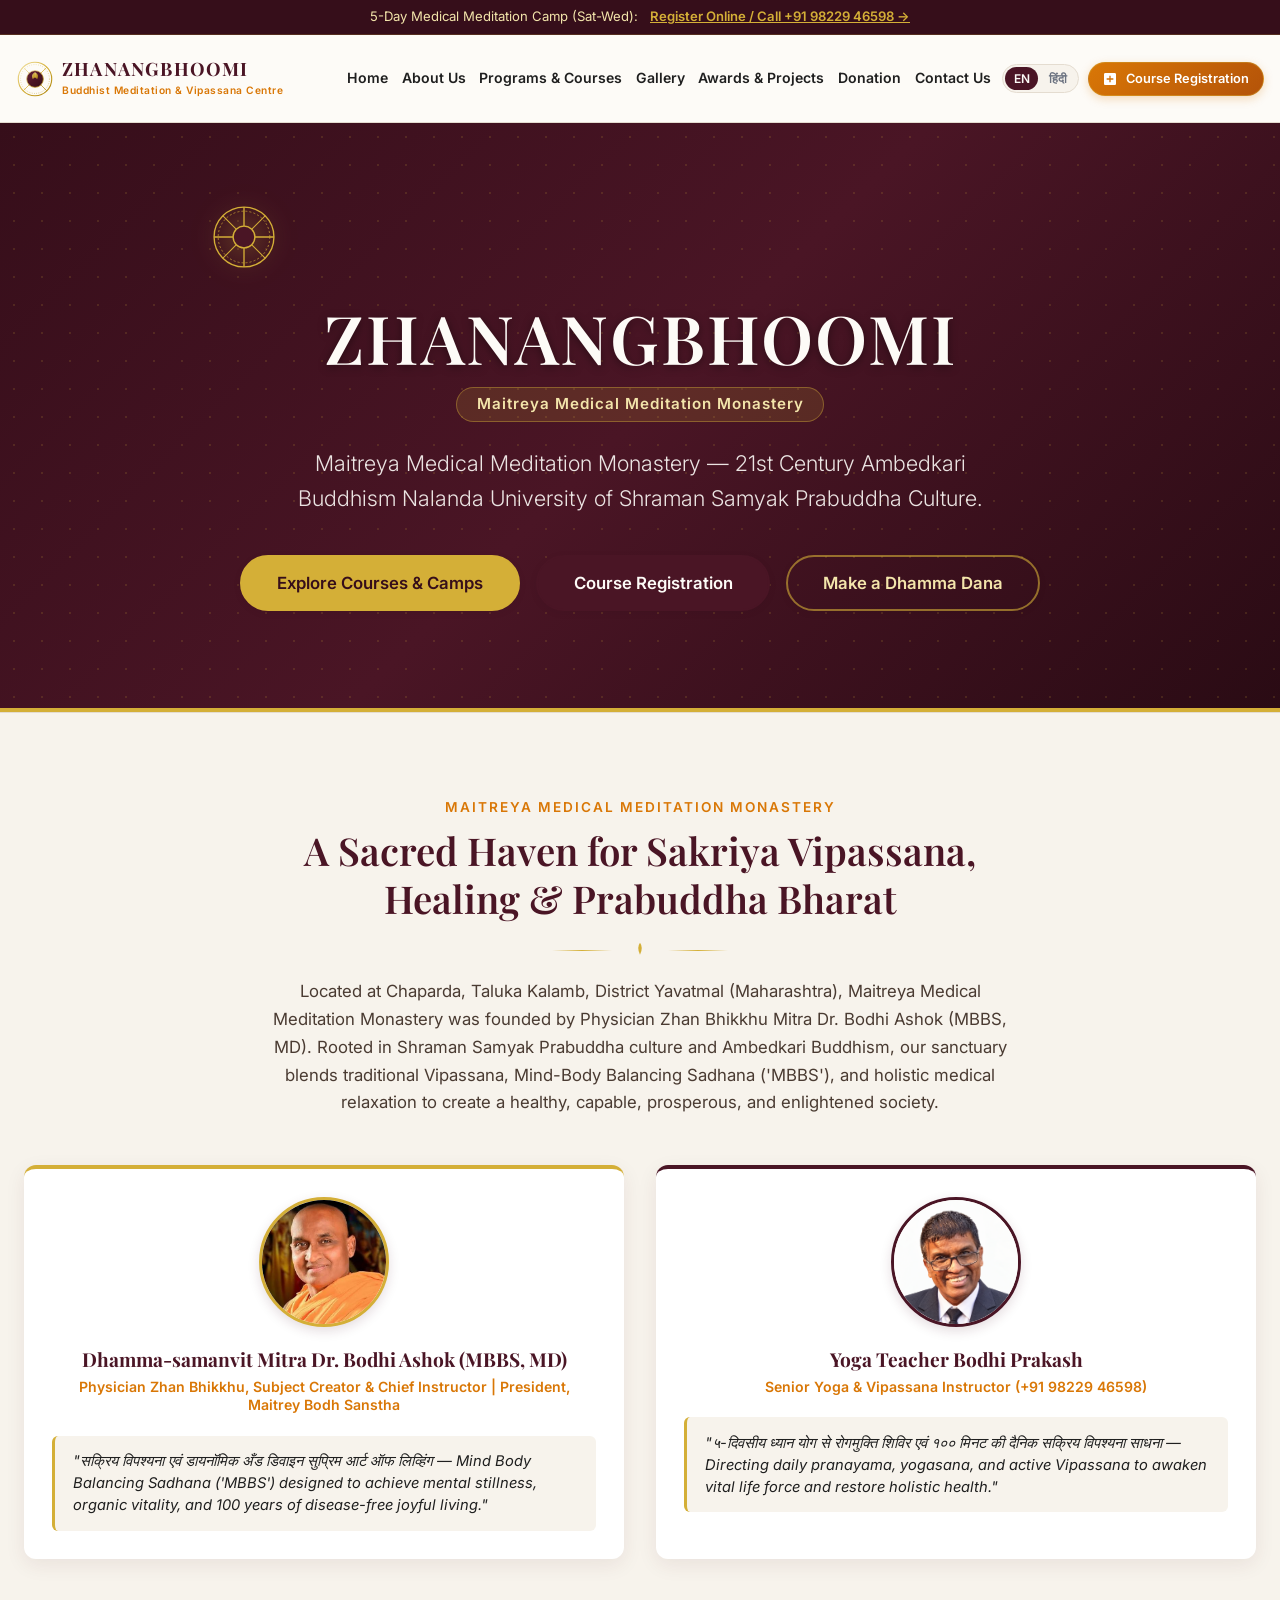
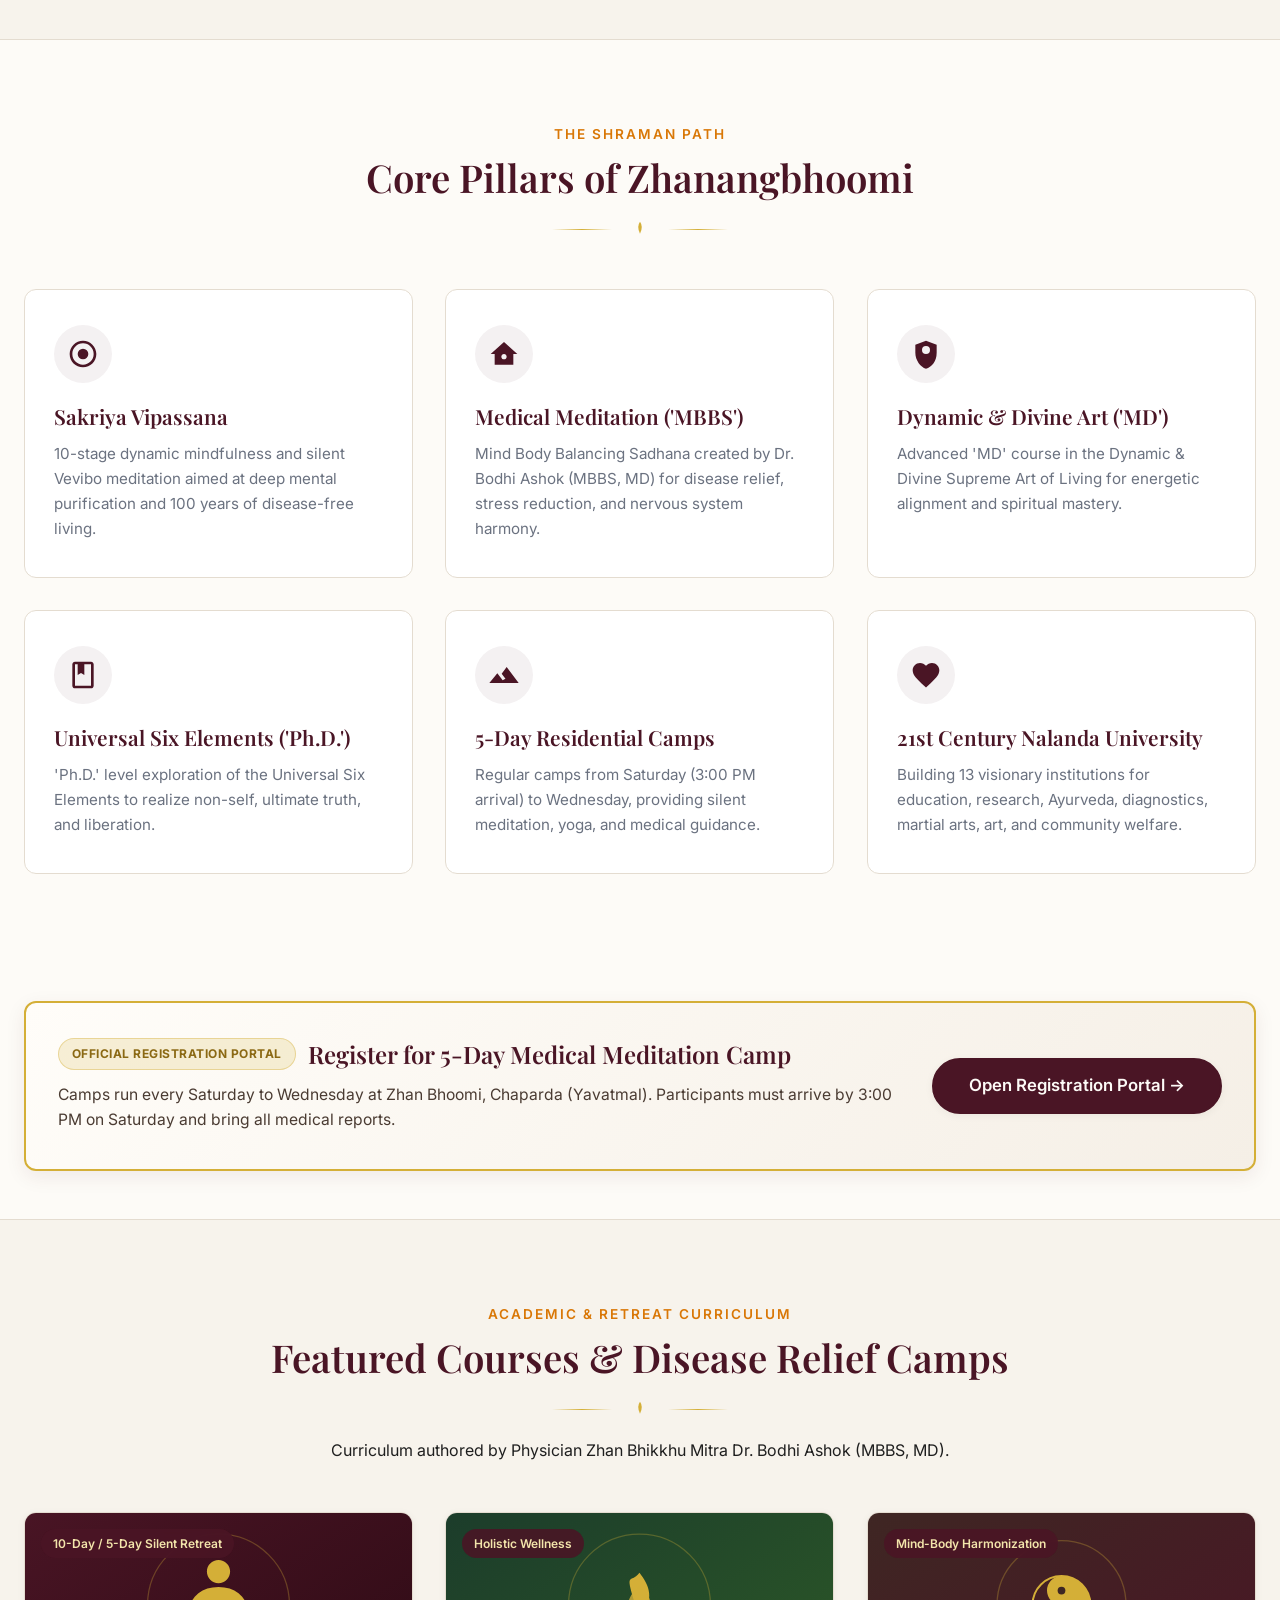
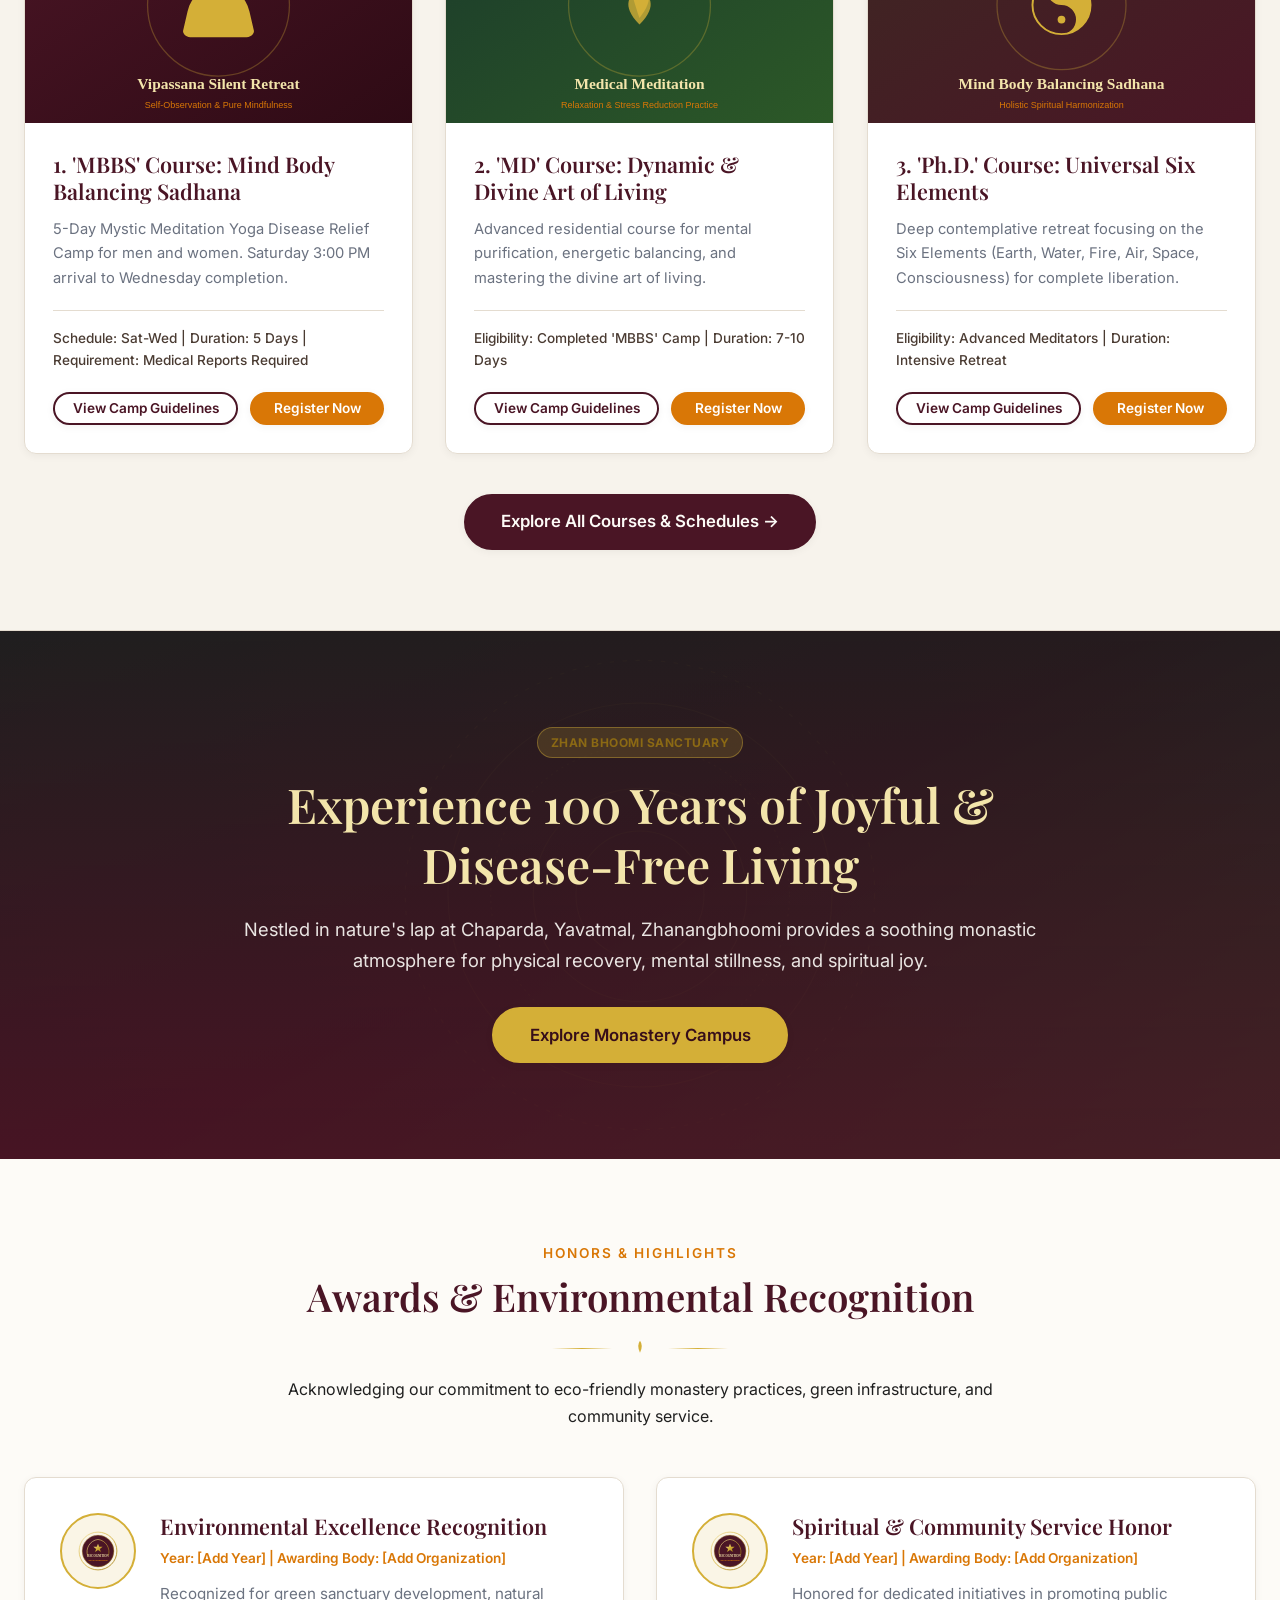
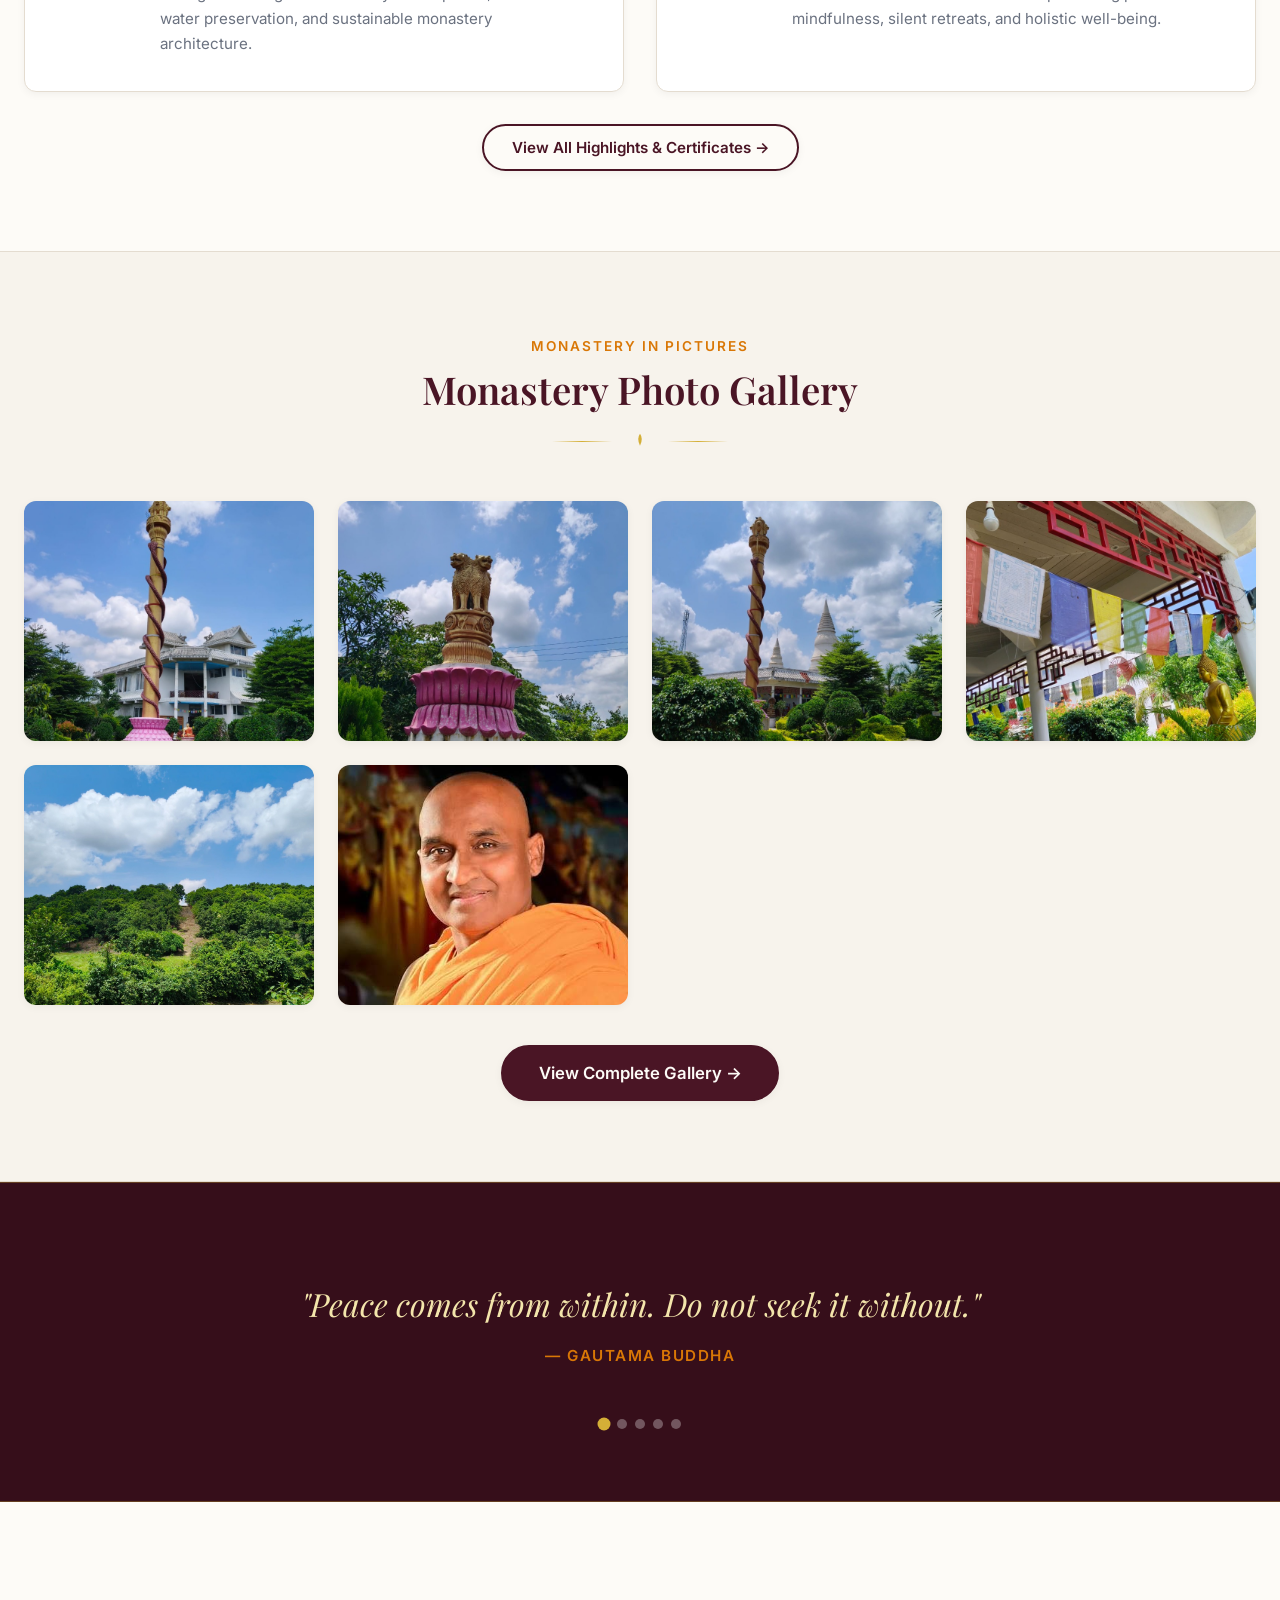
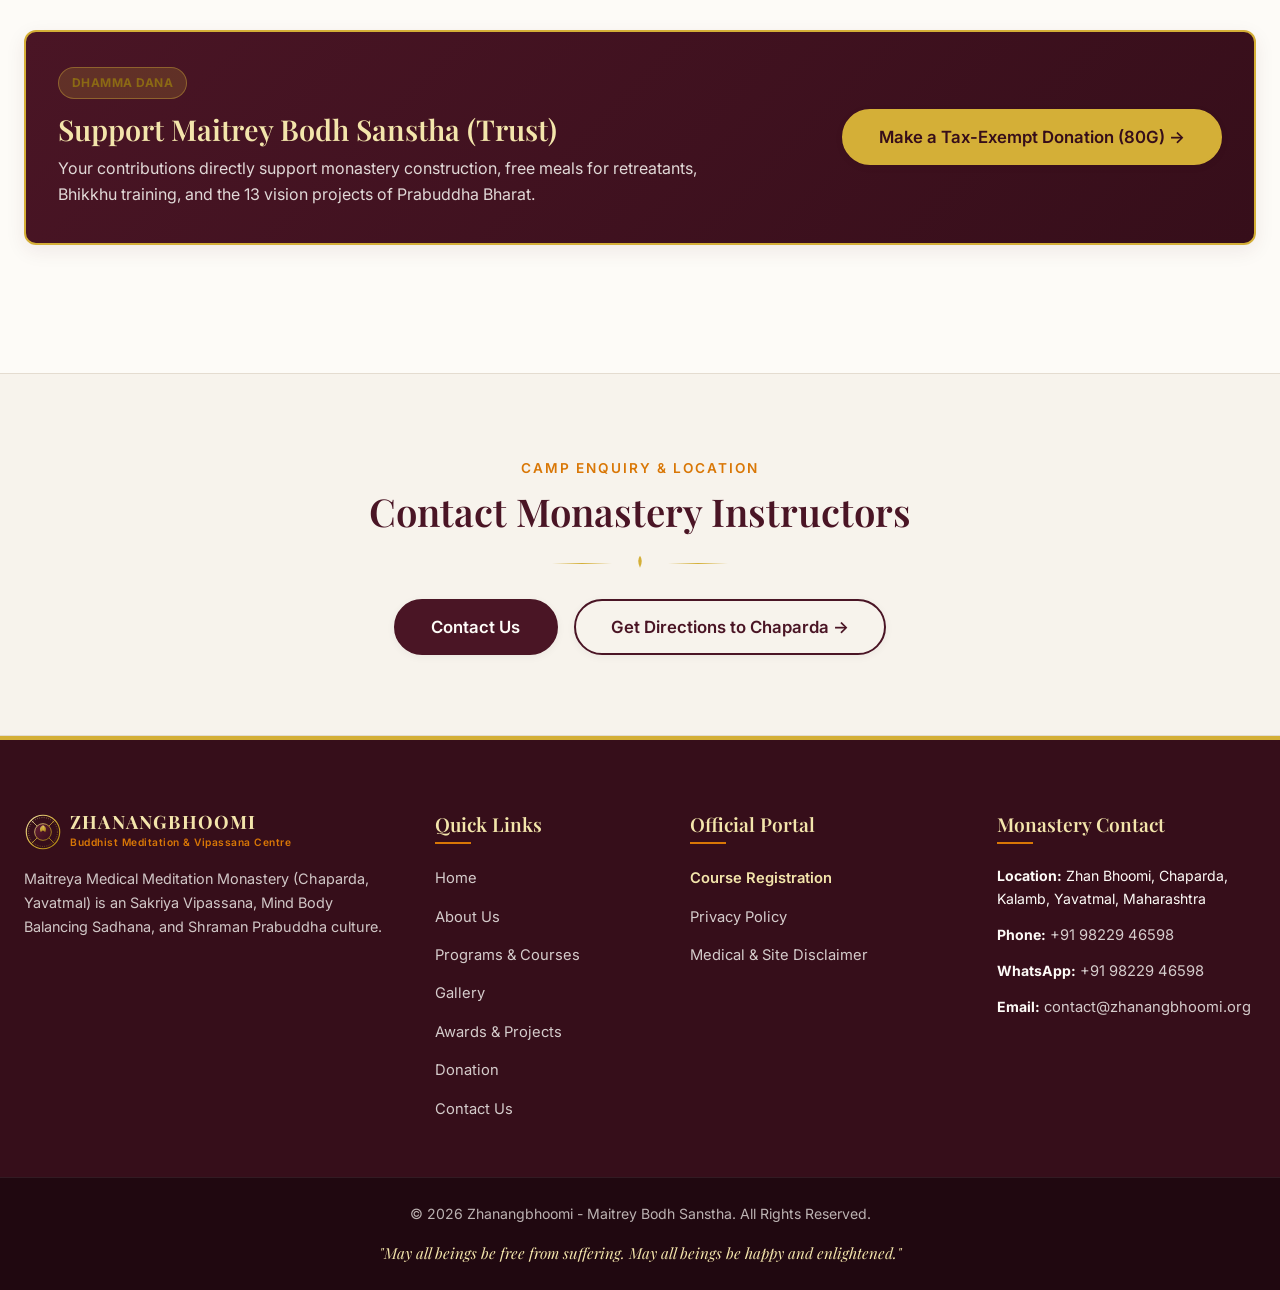
<file: index.html>
<!DOCTYPE html>
<html lang="en">
<head>
  <meta charset="UTF-8">
  <meta name="viewport" content="width=device-width, initial-scale=1.0">
  <title>Zhanangbhoomi | Buddhist Meditation &amp; Vipassana Centre</title>
  
  <!-- SEO & OpenGraph Meta Tags -->
  <meta name="description" content="Zhanangbhoomi is a peaceful Buddhist meditation, Vipassana and Medical Meditation Centre dedicated to mindfulness, inner peace, mind-body balance, and spiritual growth.">
  <meta name="keywords" content="Zhanangbhoomi, Buddhist Meditation, Vipassana Centre, Medical Meditation, Mind Body Balancing Sadhana, Maitreya Monastery, Yoga, Meditation Camp">
  <meta name="author" content="Zhanangbhoomi Buddhist Monastery">
  <link rel="canonical" href="https://zhanangbhoomi.org/">

  <!-- OpenGraph / Facebook -->
  <meta property="og:type" content="website">
  <meta property="og:url" content="https://zhanangbhoomi.org/">
  <meta property="og:title" content="Zhanangbhoomi | Buddhist Meditation & Vipassana Centre">
  <meta property="og:description" content="A peaceful sanctuary for meditation, mindfulness, Vipassana, and spiritual transformation.">
  <meta property="og:image" content="https://zhanangbhoomi.org/assets/images/hero/hero-bg.svg">

  <!-- Twitter Card -->
  <meta name="twitter:card" content="summary_large_image">
  <meta name="twitter:title" content="Zhanangbhoomi | Buddhist Meditation & Vipassana Centre">
  <meta name="twitter:description" content="A peaceful sanctuary for meditation, mindfulness, Vipassana, and spiritual transformation.">

  <!-- Stylesheets -->
  <link rel="stylesheet" href="assets/css/style.css">
  <link rel="stylesheet" href="assets/css/animation.css">

  <!-- Favicon / SVG Mark -->
  <link rel="icon" type="image/svg+xml" href="assets/images/logo/logo-mark.svg">
</head>
<body>

  <!-- Top Announcement Bar -->
  <div class="top-notice-bar">
    <div class="container">
      <span data-i18n="top_notice">Official Registration Portal:</span>
      <a href="https://course.zhanangbhoomi.org" target="_blank" rel="noopener noreferrer" data-i18n="top_notice_link">Register for Upcoming Meditation Courses &rarr;</a>
    </div>
  </div>

  <!-- Site Sticky Header -->
  <header class="site-header">
    <div class="container">
      <div class="header-inner">
        <!-- Logo -->
        <a href="/" class="brand-logo" aria-label="Zhanangbhoomi Homepage">
          <img src="assets/images/logo/logo-mark.svg" alt="Zhanangbhoomi Lotus Emblem" class="logo-icon-svg">
          <div class="brand-text-group">
            <span class="brand-name" data-i18n="hero_title">ZHANANGBHOOMI</span>
            <span class="brand-subtitle" data-i18n="site_subtitle">Buddhist Meditation &amp; Vipassana Centre</span>
          </div>
        </a>

        <!-- Mobile Menu Toggle Button -->
        <button type="button" class="mobile-nav-toggle" aria-label="Toggle Navigation Menu" aria-expanded="false">
          <span class="hamburger-line line-1"></span>
          <span class="hamburger-line line-2"></span>
          <span class="hamburger-line line-3"></span>
        </button>

        <!-- Navigation Links Wrapper -->
        <div class="nav-menu-wrapper">
          <nav aria-label="Main Navigation">
            <ul class="nav-list">
              <li><a href="/" class="nav-link active" data-i18n="nav_home">Home</a></li>
              <li><a href="about.html" class="nav-link" data-i18n="nav_about">About Us</a></li>
              <li><a href="programs.html" class="nav-link" data-i18n="nav_programs">Programs</a></li>
              <li><a href="gallery.html" class="nav-link" data-i18n="nav_gallery">Gallery</a></li>
              <li><a href="awards.html" class="nav-link" data-i18n="nav_awards">Awards</a></li>
              <li><a href="donation.html" class="nav-link" data-i18n="nav_donation">Donation</a></li>
              <li><a href="contact.html" class="nav-link" data-i18n="nav_contact">Contact</a></li>
            </ul>
          </nav>

          <!-- Language Selector -->
          <div class="lang-selector" role="group" aria-label="Language Selector">
            <button type="button" class="lang-btn active" data-lang="en">EN</button>
            <button type="button" class="lang-btn" data-lang="hi">हिंदी</button>
          </div>

          <!-- Customized Registration Portal Action Button -->
          <div class="header-actions">
            <a href="https://course.zhanangbhoomi.org" target="_blank" rel="noopener noreferrer" class="btn-registration-portal js-portal-url">
              <svg class="portal-icon" viewBox="0 0 24 24"><path d="M19 3H5c-1.1 0-2 .9-2 2v14c0 1.1.9 2 2 2h14c1.1 0 2-.9 2-2V5c0-1.1-.9-2-2-2zm-2 10h-4v4h-2v-4H7v-2h4V7h2v4h4v2z"/></svg>
              <span data-i18n="nav_register_btn">Course Registration</span>
            </a>
          </div>
        </div>
      </div>
    </div>
  </header>
  <div class="nav-backdrop"></div>

  <!-- Main Content -->
  <main id="main-content">

    <!-- Hero Section -->
    <section class="hero-section">
      <div class="hero-bg-pattern"></div>
      <div class="container">
        <div class="hero-content reveal">
          <div class="hero-symbol-wrapper">
            <svg class="hero-dharma-icon lotus-glow" viewBox="0 0 100 100">
              <circle cx="50" cy="50" r="44" fill="none" stroke="#D4AF37" stroke-width="2"/>
              <circle cx="50" cy="50" r="38" fill="none" stroke="#D4AF37" stroke-width="1" stroke-dasharray="3,3"/>
              <line x1="50" y1="6" x2="50" y2="94" stroke="#D4AF37" stroke-width="2"/>
              <line x1="6" y1="50" x2="94" y2="50" stroke="#D4AF37" stroke-width="2"/>
              <line x1="19" y1="19" x2="81" y2="81" stroke="#D4AF37" stroke-width="1.5"/>
              <line x1="19" y1="81" x2="81" y2="19" stroke="#D4AF37" stroke-width="1.5"/>
              <circle cx="50" cy="50" r="16" fill="#4A1525" stroke="#D4AF37" stroke-width="2"/>
            </svg>
          </div>

          <h1 class="hero-title" data-i18n="hero_title">ZHANANGBHOOMI</h1>
          <div class="hero-subtitle-pill" data-i18n="monastery_title">Maitreya Medical Meditation Monastery &amp; Vipassana Centre</div>

          <p class="hero-tagline" data-i18n="hero_tagline">
            A peaceful sanctuary dedicated to meditation, mindfulness, Vipassana, mind-body balancing, and inner spiritual transformation.
          </p>

          <div class="hero-buttons">
            <a href="programs.html" class="btn btn-gold btn-lg" data-i18n="btn_explore_programs">
              Explore Meditation Programs
            </a>
            <a href="https://course.zhanangbhoomi.org" target="_blank" rel="noopener noreferrer" class="btn btn-primary btn-lg js-portal-url" data-i18n="nav_register_btn">
              Course Registration
            </a>
            <a href="donation.html" class="btn btn-outline btn-lg" style="color: var(--color-gold-light); border-color: rgba(212,175,55,0.6);" data-i18n="btn_support_centre">
              Support Our Centre
            </a>
          </div>
        </div>
      </div>
    </section>

    <!-- Welcome Section -->
    <section class="section-padding bg-alt">
      <div class="container">
        <div class="section-header reveal">
          <span class="section-subtitle" data-i18n="welcome_subtitle">WELCOME TO ZHANANGBHOOMI</span>
          <h2 class="section-title" data-i18n="welcome_title">A Peaceful Haven for Silence, Healing &amp; Dhamma</h2>
          <div class="divider-lotus">
            <svg class="lotus-icon-small" viewBox="0 0 100 100">
              <path d="M50 20 Q65 40 50 70 Q35 40 50 20 Z" fill="#D4AF37"/>
            </svg>
          </div>
          <p style="font-size: 1.05rem; color: var(--color-earth);" data-i18n="welcome_text">
            Nestled in a pristine natural environment, Zhanangbhoomi offers a serene space for seekers, meditators, and individuals longing for mental clarity and spiritual awakening. Rooted in traditional Buddhist philosophy and compassionate mindfulness, our monastery provides authentic guidance in Vipassana, Medical Meditation, and Mind-Body Balancing Sadhana.
          </p>
        </div>

        <!-- Teachers Section -->
        <div class="grid-2" style="display: grid; grid-template-columns: repeat(auto-fit, minmax(320px, 1fr)); gap: 2rem; margin-top: 2rem;">
          <div class="teacher-card reveal delay-100">
            <div class="teacher-img-wrapper">
              <img src="assets/images/instructors/dr-bodhi-ashok.jpg" alt="Dhamma-samanvit Mitra Dr. Bodhi Ashok (MBBS, MD)" class="teacher-img" loading="lazy">
            </div>
            <h3 class="teacher-name" data-i18n="founder_title">Dhamma-samanvit Mitra Dr. Bodhi Ashok (MBBS, MD)</h3>
            <div class="teacher-role" data-i18n="founder_role">Physician Zhan Bhikkhu, Subject Creator &amp; Chief Instructor | President, Maitrey Bodh Sanstha</div>
            <div class="teacher-thoughts">
              "सक्रिय विपश्यना एवं डायनॉमिक अँड डिवाइन सुप्रिम आर्ट ऑफ लिव्हिंग — Mind Body Balancing Sadhana ('MBBS') designed to achieve mental stillness, organic vitality, and 100 years of disease-free joyful living."
            </div>
          </div>

          <div class="teacher-card reveal delay-200" style="border-top-color: var(--color-burgundy);">
            <div class="teacher-img-wrapper" style="border-color: var(--color-burgundy);">
              <img src="assets/images/instructors/bodhi-prakash.jpg" alt="Yoga Teacher Bodhi Prakash" class="teacher-img" loading="lazy">
            </div>
            <h3 class="teacher-name" data-i18n="instructor_title">Yoga Teacher Bodhi Prakash</h3>
            <div class="teacher-role" data-i18n="instructor_role">Senior Yoga &amp; Vipassana Instructor (+91 98229 46598 / +91 94213 39911)</div>
            <div class="teacher-thoughts">
              "५-दिवसीय ध्यान योग से रोगमुक्ति शिविर एवं १०० मिनट की दैनिक सक्रिय विपश्यना साधना — Directing daily pranayama, yogasana, and active Vipassana to awaken vital life force and restore holistic health."
            </div>
          </div>
        </div>

      </div>
    </section>

    <!-- Why Visit Section -->
    <section class="section-padding">
      <div class="container">
        <div class="section-header reveal">
          <span class="section-subtitle" data-i18n="why_subtitle">THE DHAMMA PATH</span>
          <h2 class="section-title" data-i18n="why_title">Why Experience Zhanangbhoomi?</h2>
          <div class="divider-lotus">
            <svg class="lotus-icon-small" viewBox="0 0 100 100">
              <path d="M50 20 Q65 40 50 70 Q35 40 50 20 Z" fill="#D4AF37"/>
            </svg>
          </div>
        </div>

        <div class="grid-3">
          <div class="feature-card reveal delay-100">
            <div class="feature-icon-wrapper">
              <svg class="feature-icon-svg" viewBox="0 0 24 24"><path d="M12 2C6.48 2 2 6.48 2 12s4.48 10 10 10 10-4.48 10-10S17.52 2 12 2zm0 18c-4.41 0-8-3.59-8-8s3.59-8 8-8 8 3.59 8 8-3.59 8-8 8z"/><circle cx="12" cy="12" r="4"/></svg>
            </div>
            <h3 class="feature-title" data-i18n="f1_title">Vipassana Meditation</h3>
            <p class="feature-desc" data-i18n="f1_desc">Experience self-observation and deep mental purification through authentic silent retreats designed to cultivate wisdom and equanimity.</p>
          </div>

          <div class="feature-card reveal delay-200">
            <div class="feature-icon-wrapper">
              <svg class="feature-icon-svg" viewBox="0 0 24 24"><path d="M12 3L2 12h3v8h14v-8h3L12 3zm0 13c-1.1 0-2-.9-2-2s.9-2 2-2 2 .9 2 2-.9 2-2 2z"/></svg>
            </div>
            <h3 class="feature-title" data-i18n="f2_title">Peaceful Environment</h3>
            <p class="feature-desc" data-i18n="f2_desc">Immerse yourself in clean air, lush monastery gardens, and quiet contemplation halls away from city distractions.</p>
          </div>

          <div class="feature-card reveal delay-300">
            <div class="feature-icon-wrapper">
              <svg class="feature-icon-svg" viewBox="0 0 24 24"><path d="M12 2L4 5v6c0 5.55 3.84 10.74 8 12 4.16-1.26 8-5.45 8-12V5l-8-3zm0 4a3 3 0 110 6 3 3 0 010-6z"/></svg>
            </div>
            <h3 class="feature-title" data-i18n="f3_title">Mind Body Balancing</h3>
            <p class="feature-desc" data-i18n="f3_desc">Integrated Medical Meditation and gentle yoga practices intended to support relaxation, emotional equilibrium, and holistic well-being.</p>
          </div>

          <div class="feature-card reveal delay-100">
            <div class="feature-icon-wrapper">
              <svg class="feature-icon-svg" viewBox="0 0 24 24"><path d="M18 2H6c-1.1 0-2 .9-2 2v16c0 1.1.9 2 2 2h12c1.1 0 2-.9 2-2V4c0-1.1-.9-2-2-2zm0 18H6V4h2v8l2.5-1.5L13 12V4h5v16z"/></svg>
            </div>
            <h3 class="feature-title" data-i18n="f4_title">Buddhist Teachings</h3>
            <p class="feature-desc" data-i18n="f4_desc">Learn timeless principles of Metta (loving-kindness), Karuna (compassion), Sila (moral discipline), and Panna (wisdom).</p>
          </div>

          <div class="feature-card reveal delay-200">
            <div class="feature-icon-wrapper">
              <svg class="feature-icon-svg" viewBox="0 0 24 24"><path d="M14 6l-3.75 5 2.85 3.8L11 16l-4-5.33L1 18h22L14 6z"/></svg>
            </div>
            <h3 class="feature-title" data-i18n="f5_title">Nature &amp; Silence</h3>
            <p class="feature-desc" data-i18n="f5_desc">Surround yourself with mountains, trees, and soothing natural silence that naturally stills the racing mind.</p>
          </div>

          <div class="feature-card reveal delay-300">
            <div class="feature-icon-wrapper">
              <svg class="feature-icon-svg" viewBox="0 0 24 24"><path d="M12 21.35l-1.45-1.32C5.4 15.36 2 12.28 2 8.5 2 5.42 4.42 3 7.5 3c1.74 0 3.41.81 4.5 2.09C13.09 3.81 14.76 3 16.5 3 19.58 3 22 5.42 22 8.5c0 3.78-3.4 6.86-8.55 11.54L12 21.35z"/></svg>
            </div>
            <h3 class="feature-title" data-i18n="f6_title">Personal Transformation</h3>
            <p class="feature-desc" data-i18n="f6_desc">Develop inner resilience, emotional clarity, and a deeper connection to your higher spiritual potential.</p>
          </div>
        </div>
      </div>
    </section>

    <!-- Official Course Registration Portal Component -->
    <section class="container">
      <div class="portal-component-banner reveal">
        <div class="portal-banner-inner">
          <div class="portal-info">
            <div class="portal-header-group">
              <span class="badge badge-gold" data-i18n="portal_badge">Official Registration Portal</span>
              <h3 class="portal-title" data-i18n="portal_banner_title">Manage Your Meditation Course Registration</h3>
            </div>
            <p class="portal-desc" data-i18n="portal_banner_desc">
              Course registration and participant management for all Vipassana retreats, 5-day camps, and medical meditation programs are handled securely through our official online portal.
            </p>
          </div>
          <div class="portal-cta">
            <a href="https://course.zhanangbhoomi.org" target="_blank" rel="noopener noreferrer" class="btn btn-primary btn-lg js-portal-url" data-i18n="btn_open_portal">
              Open Registration Portal &rarr;
            </a>
          </div>
        </div>
      </div>
    </section>

    <!-- Featured Meditation Programs Section -->
    <section class="section-padding bg-alt">
      <div class="container">
        <div class="section-header reveal">
          <span class="section-subtitle" data-i18n="courses_subtitle">UPCOMING COURSES &amp; CAMPS</span>
          <h2 class="section-title" data-i18n="courses_title">Meditation &amp; Sadhana Programs</h2>
          <div class="divider-lotus">
            <svg class="lotus-icon-small" viewBox="0 0 100 100">
              <path d="M50 20 Q65 40 50 70 Q35 40 50 20 Z" fill="#D4AF37"/>
            </svg>
          </div>
          <p data-i18n="courses_lead">Explore structured retreats designed for beginners as well as experienced meditators.</p>
        </div>

        <div class="grid-3">
          <article class="course-card reveal delay-100">
            <div class="course-image-wrapper">
              <img src="assets/images/programs/vipassana.svg" alt="Vipassana Meditation Retreat" class="course-img" loading="lazy">
              <span class="course-tag">10-Day / 5-Day Silent Retreat</span>
            </div>
            <div class="course-body">
              <h3 class="course-title" data-i18n="c1_title">1. Vipassana Meditation Retreat</h3>
              <p class="course-desc" data-i18n="c1_desc">An intensive residential course in self-observation and noble silence to experience deep mental stillness and purification.</p>
              <div class="course-meta" data-i18n="c1_meta">
                <span>Duration: 10 Days / 5 Days | Eligibility: All Seekers</span>
              </div>
              <div class="course-actions">
                <a href="programs.html#vipassana" class="btn btn-outline btn-sm" style="flex: 1;" data-i18n="btn_view_details">View Details</a>
                <a href="https://course.zhanangbhoomi.org" target="_blank" rel="noopener noreferrer" class="btn btn-secondary btn-sm js-portal-url" style="flex: 1;" data-i18n="btn_register_now">Register Now</a>
              </div>
            </div>
          </article>

          <article class="course-card reveal delay-200">
            <div class="course-image-wrapper">
              <img src="assets/images/programs/medical-meditation.svg" alt="Medical Meditation Program" class="course-img" loading="lazy">
              <span class="course-tag">Holistic Wellness</span>
            </div>
            <div class="course-body">
              <h3 class="course-title" data-i18n="c2_title">2. Medical Meditation &amp; Relaxation</h3>
              <p class="course-desc" data-i18n="c2_desc">Mindfulness and guided relaxation practices intended to support stress reduction, nervous system calm, and overall well-being.</p>
              <div class="course-meta" data-i18n="c2_meta">
                <span>Duration: 5 Days | Eligibility: Open to All</span>
              </div>
              <div class="course-actions">
                <a href="programs.html#medical-meditation" class="btn btn-outline btn-sm" style="flex: 1;" data-i18n="btn_view_details">View Details</a>
                <a href="https://course.zhanangbhoomi.org" target="_blank" rel="noopener noreferrer" class="btn btn-secondary btn-sm js-portal-url" style="flex: 1;" data-i18n="btn_register_now">Register Now</a>
              </div>
            </div>
          </article>

          <article class="course-card reveal delay-300">
            <div class="course-image-wrapper">
              <img src="assets/images/programs/sadhana.svg" alt="Mind Body Balancing Sadhana" class="course-img" loading="lazy">
              <span class="course-tag">Mind-Body Harmonization</span>
            </div>
            <div class="course-body">
              <h3 class="course-title" data-i18n="c3_title">3. Mind Body Balancing Sadhana</h3>
              <p class="course-desc" data-i18n="c3_desc">A specialized spiritual sadhana combining breathwork, gentle yoga postures, and focused Buddhist concentration exercises.</p>
              <div class="course-meta" data-i18n="c3_meta">
                <span>Duration: 7 Days | Eligibility: Beginners &amp; Advanced</span>
              </div>
              <div class="course-actions">
                <a href="programs.html#sadhana" class="btn btn-outline btn-sm" style="flex: 1;" data-i18n="btn_view_details">View Details</a>
                <a href="https://course.zhanangbhoomi.org" target="_blank" rel="noopener noreferrer" class="btn btn-secondary btn-sm js-portal-url" style="flex: 1;" data-i18n="btn_register_now">Register Now</a>
              </div>
            </div>
          </article>
        </div>

        <div class="text-center" style="margin-top: 2.5rem;">
          <a href="programs.html" class="btn btn-primary btn-lg" data-i18n="btn_view_all_courses">View All Meditation Courses &rarr;</a>
        </div>
      </div>
    </section>

    <!-- Monastery Environment Showcase Banner -->
    <section class="environment-banner reveal">
      <div class="container">
        <div class="environment-text">
          <span class="badge badge-gold" style="margin-bottom: 1rem;" data-i18n="env_badge">PEACEFUL SANCTUARY</span>
          <h2 class="environment-heading" data-i18n="env_title">A Place Where Nature, Silence &amp; Meditation Come Together</h2>
          <p style="font-size: 1.15rem; opacity: 0.9; margin-bottom: 2rem;" data-i18n="env_desc">
            Experience the soothing atmosphere of Maitreya Monastery — where sacred grounds, natural greenery, and disciplined monastic life create the ideal environment for spiritual transformation.
          </p>
          <a href="gallery.html" class="btn btn-gold btn-lg" data-i18n="btn_explore_env">Explore Monastery Environment</a>
        </div>
      </div>
    </section>

    <!-- Awards & Recognition Preview Section -->
    <section class="section-padding">
      <div class="container">
        <div class="section-header reveal">
          <span class="section-subtitle" data-i18n="awards_subtitle">HONORS &amp; HIGHLIGHTS</span>
          <h2 class="section-title" data-i18n="awards_title">Awards &amp; Environmental Recognition</h2>
          <div class="divider-lotus">
            <svg class="lotus-icon-small" viewBox="0 0 100 100">
              <path d="M50 20 Q65 40 50 70 Q35 40 50 20 Z" fill="#D4AF37"/>
            </svg>
          </div>
          <p data-i18n="awards_lead">Acknowledging our commitment to eco-friendly monastery practices, green infrastructure, and community service.</p>
        </div>

        <div class="grid-2" style="display: grid; grid-template-columns: repeat(auto-fit, minmax(320px, 1fr)); gap: 2rem;">
          <div class="award-card reveal delay-100">
            <div class="award-badge-wrapper">
              <img src="assets/images/awards/award-placeholder.svg" alt="Award Badge" class="award-badge-icon">
            </div>
            <div class="award-details">
              <h3 class="award-title" data-i18n="a1_title">Environmental Excellence Recognition</h3>
              <div class="award-meta-line" data-i18n="a1_meta">Year: [Add Year] | Awarding Body: [Add Organization]</div>
              <p class="award-desc" data-i18n="a1_desc">Recognized for green sanctuary development, natural water preservation, and sustainable monastery architecture.</p>
            </div>
          </div>

          <div class="award-card reveal delay-200">
            <div class="award-badge-wrapper">
              <img src="assets/images/awards/award-placeholder.svg" alt="Award Badge" class="award-badge-icon">
            </div>
            <div class="award-details">
              <h3 class="award-title" data-i18n="a2_title">Spiritual &amp; Community Service Honor</h3>
              <div class="award-meta-line" data-i18n="a2_meta">Year: [Add Year] | Awarding Body: [Add Organization]</div>
              <p class="award-desc" data-i18n="a2_desc">Honored for dedicated initiatives in promoting public mindfulness, silent retreats, and holistic well-being.</p>
            </div>
          </div>
        </div>

        <div class="text-center" style="margin-top: 2rem;">
          <a href="awards.html" class="btn btn-outline" data-i18n="btn_all_awards">View All Highlights &amp; Certificates &rarr;</a>
        </div>
      </div>
    </section>

    <!-- Gallery Preview Section -->
    <section class="section-padding bg-alt">
      <div class="container">
        <div class="section-header reveal">
          <span class="section-subtitle" data-i18n="gallery_subtitle">VISUAL JOURNEY</span>
          <h2 class="section-title" data-i18n="gallery_title">Monastery Photo Gallery</h2>
          <div class="divider-lotus">
            <svg class="lotus-icon-small" viewBox="0 0 100 100">
              <path d="M50 20 Q65 40 50 70 Q35 40 50 20 Z" fill="#D4AF37"/>
            </svg>
          </div>
        </div>

        <div class="gallery-photo-grid">
          <div class="gallery-photo-item reveal delay-100">
            <a href="gallery.html" class="gallery-photo-card" aria-label="Sacred Ashoka Stambha & Pagoda">
              <img src="assets/images/gallery/monastery-pillar.jpg" alt="Sacred Ashoka Stambha & Pagoda" loading="lazy" width="400" height="280">
              <div class="gallery-photo-overlay">
                <span class="gallery-zoom-icon">🔍</span>
                <span class="gallery-photo-album-tag">Monastery & Pagoda</span>
                <h4 class="gallery-photo-title">Sacred Ashoka Stambha & Pagoda</h4>
                <p class="gallery-photo-desc">Golden Ashoka Pillar on lotus base in front of main pavilion</p>
              </div>
            </a>
          </div>

          <div class="gallery-photo-item reveal delay-200">
            <a href="gallery.html" class="gallery-photo-card" aria-label="Lion Capital of Ashoka">
              <img src="assets/images/gallery/ashoka-lion-capital.jpg" alt="Four-Headed Lion Capital of Ashoka" loading="lazy" width="400" height="280">
              <div class="gallery-photo-overlay">
                <span class="gallery-zoom-icon">🔍</span>
                <span class="gallery-photo-album-tag">Monuments & Statues</span>
                <h4 class="gallery-photo-title">Lion Capital of Ashoka</h4>
                <p class="gallery-photo-desc">Four-headed lion emblem carved on a lotus pedestal</p>
              </div>
            </a>
          </div>

          <div class="gallery-photo-item reveal delay-300">
            <a href="gallery.html" class="gallery-photo-card" aria-label="White Stupas & Monastery Gardens">
              <img src="assets/images/gallery/pagoda-stupa.jpg" alt="Monastic Pagoda & White Stupas" loading="lazy" width="400" height="280">
              <div class="gallery-photo-overlay">
                <span class="gallery-zoom-icon">🔍</span>
                <span class="gallery-photo-album-tag">Monastery Grounds</span>
                <h4 class="gallery-photo-title">White Stupas & Monastery Gardens</h4>
                <p class="gallery-photo-desc">Peaceful monastery campus with sacred stupas and green hedges</p>
              </div>
            </a>
          </div>

          <div class="gallery-photo-item reveal delay-100">
            <a href="gallery.html" class="gallery-photo-card" aria-label="Golden Buddha & Prayer Flags">
              <img src="assets/images/gallery/buddha-statue-flags.jpg" alt="Lord Buddha Statue & Prayer Flags" loading="lazy" width="400" height="280">
              <div class="gallery-photo-overlay">
                <span class="gallery-zoom-icon">🔍</span>
                <span class="gallery-photo-album-tag">Sacred Statues</span>
                <h4 class="gallery-photo-title">Golden Buddha & Prayer Flags</h4>
                <p class="gallery-photo-desc">Monastery veranda adorned with sacred Buddhist prayer flags</p>
              </div>
            </a>
          </div>

          <div class="gallery-photo-item reveal delay-200">
            <a href="gallery.html" class="gallery-photo-card" aria-label="Pristine Forest Hill Sanctuary">
              <img src="assets/images/gallery/monastery-nature-hills.jpg" alt="Pristine Forest Hill Sanctuary at Chaparda" loading="lazy" width="400" height="280">
              <div class="gallery-photo-overlay">
                <span class="gallery-zoom-icon">🔍</span>
                <span class="gallery-photo-album-tag">Nature & Forest</span>
                <h4 class="gallery-photo-title">Pristine Forest Hill Sanctuary</h4>
                <p class="gallery-photo-desc">Lush green forest hills surrounding Zhanangbhoomi at Chaparda</p>
              </div>
            </a>
          </div>

          <div class="gallery-photo-item reveal delay-300">
            <a href="gallery.html" class="gallery-photo-card" aria-label="Founder Dr. Bodhi Ashok">
              <img src="assets/images/instructors/dr-bodhi-ashok.jpg" alt="Founder Dr. Bodhi Ashok" loading="lazy" width="400" height="280">
              <div class="gallery-photo-overlay">
                <span class="gallery-zoom-icon">🔍</span>
                <span class="gallery-photo-album-tag">Special Person Visits</span>
                <h4 class="gallery-photo-title">Founder Dr. Bodhi Ashok</h4>
                <p class="gallery-photo-desc">Physician Zhan Bhikkhu and Chief Meditation Instructor</p>
              </div>
            </a>
          </div>
        </div>

        <div class="text-center" style="margin-top: 2.5rem;">
          <a href="gallery.html" class="btn btn-primary btn-lg" data-i18n="btn_view_gallery">View Complete Gallery &rarr;</a>
        </div>
      </div>
    </section>

    <!-- Inspirational Quote Rotator Section -->
    <section class="quote-rotator-section">
      <div class="container">
        <div class="quote-box">
          <p id="rotator-quote" class="rotator-quote">"Peace comes from within. Do not seek it without."</p>
          <span id="rotator-author" class="rotator-author">— Gautama Buddha</span>
        </div>
        <div id="rotator-dots" class="rotator-dots"></div>
      </div>
    </section>

    <!-- Donation CTA Section -->
    <section class="section-padding">
      <div class="container">
        <div class="portal-component-banner reveal" style="background: linear-gradient(135deg, #4A1525 0%, #360E1A 100%); color: var(--color-cream); border-color: var(--color-gold);">
          <div class="portal-banner-inner">
            <div>
              <span class="badge badge-gold" style="margin-bottom: 0.75rem;" data-i18n="donation_subtitle">DANA — THE PRACTICE OF GIVING</span>
              <h3 style="color: var(--color-gold-light); font-size: 1.8rem; margin-bottom: 0.5rem;" data-i18n="donation_title">Support the Path of Dhamma</h3>
              <p style="color: rgba(253,251,247,0.85); font-size: 1rem; max-width: 680px;" data-i18n="donation_text">
                Your generous contributions support course maintenance, meals for retreatants, monastery upkeep, and educational Dhamma initiatives.
              </p>
            </div>
            <div>
              <a href="donation.html" class="btn btn-gold btn-lg" data-i18n="btn_make_donation">Make a Donation &rarr;</a>
            </div>
          </div>
        </div>
      </div>
    </section>

    <!-- Contact CTA Section -->
    <section class="section-padding bg-alt text-center">
      <div class="container reveal">
        <span class="section-subtitle" data-i18n="contact_subtitle">VISIT &amp; MEDITATE WITH US</span>
        <h2 class="section-title" data-i18n="contact_title">Experience the Peace of Zhanangbhoomi</h2>
        <div class="divider-lotus">
          <svg class="lotus-icon-small" viewBox="0 0 100 100">
            <path d="M50 20 Q65 40 50 70 Q35 40 50 20 Z" fill="#D4AF37"/>
          </svg>
        </div>
        <div style="display: flex; gap: 1rem; justify-content: center; flex-wrap: wrap; margin-top: 1.5rem;">
          <a href="contact.html" class="btn btn-primary btn-lg" data-i18n="btn_contact_us">Contact Us</a>
          <a href="https://maps.google.com/?q=Zhanangbhoomi+Buddhist+Meditation+Centre" target="_blank" rel="noopener noreferrer" class="btn btn-outline btn-lg js-map-url" data-i18n="btn_get_directions">Get Directions &rarr;</a>
        </div>
      </div>
    </section>

  </main>

  <!-- Site Footer -->
  <footer class="site-footer">
    <div class="container">
      <div class="footer-grid">
        <div class="footer-col-about">
          <a href="/" class="brand-logo" style="margin-bottom: 1rem;">
            <img src="assets/images/logo/logo-mark.svg" alt="Zhanangbhoomi Emblem" class="logo-icon-svg">
            <div class="brand-text-group">
              <span class="brand-name" data-i18n="hero_title">ZHANANGBHOOMI</span>
              <span class="brand-subtitle" data-i18n="site_subtitle">Buddhist Meditation &amp; Vipassana Centre</span>
            </div>
          </a>
          <p class="footer-about-text" data-i18n="footer_about">
            Maitreya Medical Meditation Monastery is a peaceful sanctuary devoted to Vipassana, mindfulness, mind-body balancing sadhana, and Buddhist spiritual growth.
          </p>
          <!-- Social Links (Commented Out)
          <div class="social-links">
            <a href="#" target="_blank" rel="noopener noreferrer" class="social-icon-btn" aria-label="Facebook">FB</a>
            <a href="#" target="_blank" rel="noopener noreferrer" class="social-icon-btn" aria-label="Instagram">IG</a>
            <a href="#" target="_blank" rel="noopener noreferrer" class="social-icon-btn" aria-label="YouTube">YT</a>
            <a href="#" class="social-icon-btn js-whatsapp-link" aria-label="WhatsApp">WA</a>
          </div>
          -->
        </div>

        <div>
          <h4 class="footer-heading" data-i18n="footer_quick_links">Quick Links</h4>
          <ul class="footer-links">
            <li><a href="/" data-i18n="nav_home">Home Page</a></li>
            <li><a href="about.html" data-i18n="nav_about">About Zhanangbhoomi</a></li>
            <li><a href="programs.html" data-i18n="nav_programs">Meditation Courses</a></li>
            <li><a href="gallery.html" data-i18n="nav_gallery">Monastery Gallery</a></li>
            <li><a href="awards.html" data-i18n="nav_awards">Awards &amp; Highlights</a></li>
            <li><a href="donation.html" data-i18n="nav_donation">Support Dhamma</a></li>
            <li><a href="contact.html" data-i18n="nav_contact">Contact Us</a></li>
          </ul>
        </div>

        <div>
          <h4 class="footer-heading" data-i18n="footer_official_portal">Official Portal</h4>
          <ul class="footer-links">
            <li><a href="https://course.zhanangbhoomi.org" target="_blank" rel="noopener noreferrer" class="js-portal-url" style="color: var(--color-gold-light); font-weight: 600;" data-i18n="nav_register_btn">&bull; Course Registration Portal</a></li>
            <li><a href="privacy-policy.html">Privacy Policy</a></li>
            <li><a href="disclaimer.html">Medical &amp; Site Disclaimer</a></li>
          </ul>
        </div>

        <div>
          <h4 class="footer-heading" data-i18n="footer_contact_details">Contact Details</h4>
          <ul class="footer-links" style="font-size: 0.88rem;">
            <li><strong>Location:</strong> <span class="js-address">Zhan Bhoomi, Chaparda, Kalamb, Yavatmal, Maharashtra</span></li>
            <li><strong>Phone:</strong> <a href="tel:+919822946598" class="js-phone">+91 98229 46598 / +91 94213 39911</a></li>
            <li><strong>WhatsApp:</strong> <a href="https://wa.me/919822946598" target="_blank" rel="noopener noreferrer" class="js-whatsapp-link">+91 98229 46598</a></li>
            <li><strong>Email:</strong> <a href="mailto:info@zhanangbhoomi.org" class="js-email">info@zhanangbhoomi.org</a></li>
          </ul>
        </div>
      </div>
    </div>

    <div class="footer-bottom">
      <div class="container">
        <p data-i18n="footer_copyright">&copy; 2026 Zhanangbhoomi Buddhist Meditation &amp; Vipassana Centre. All Rights Reserved.</p>
        <p class="metta-quote" data-i18n="metta_quote">"May all beings be happy. May all beings be peaceful."</p>
      </div>
    </div>
  </footer>

  <!-- Scripts -->
  <script src="assets/js/config.js"></script>
  <script src="assets/js/translations.js"></script>
  <script src="assets/js/main.js"></script>
</body>
</html>
</file>
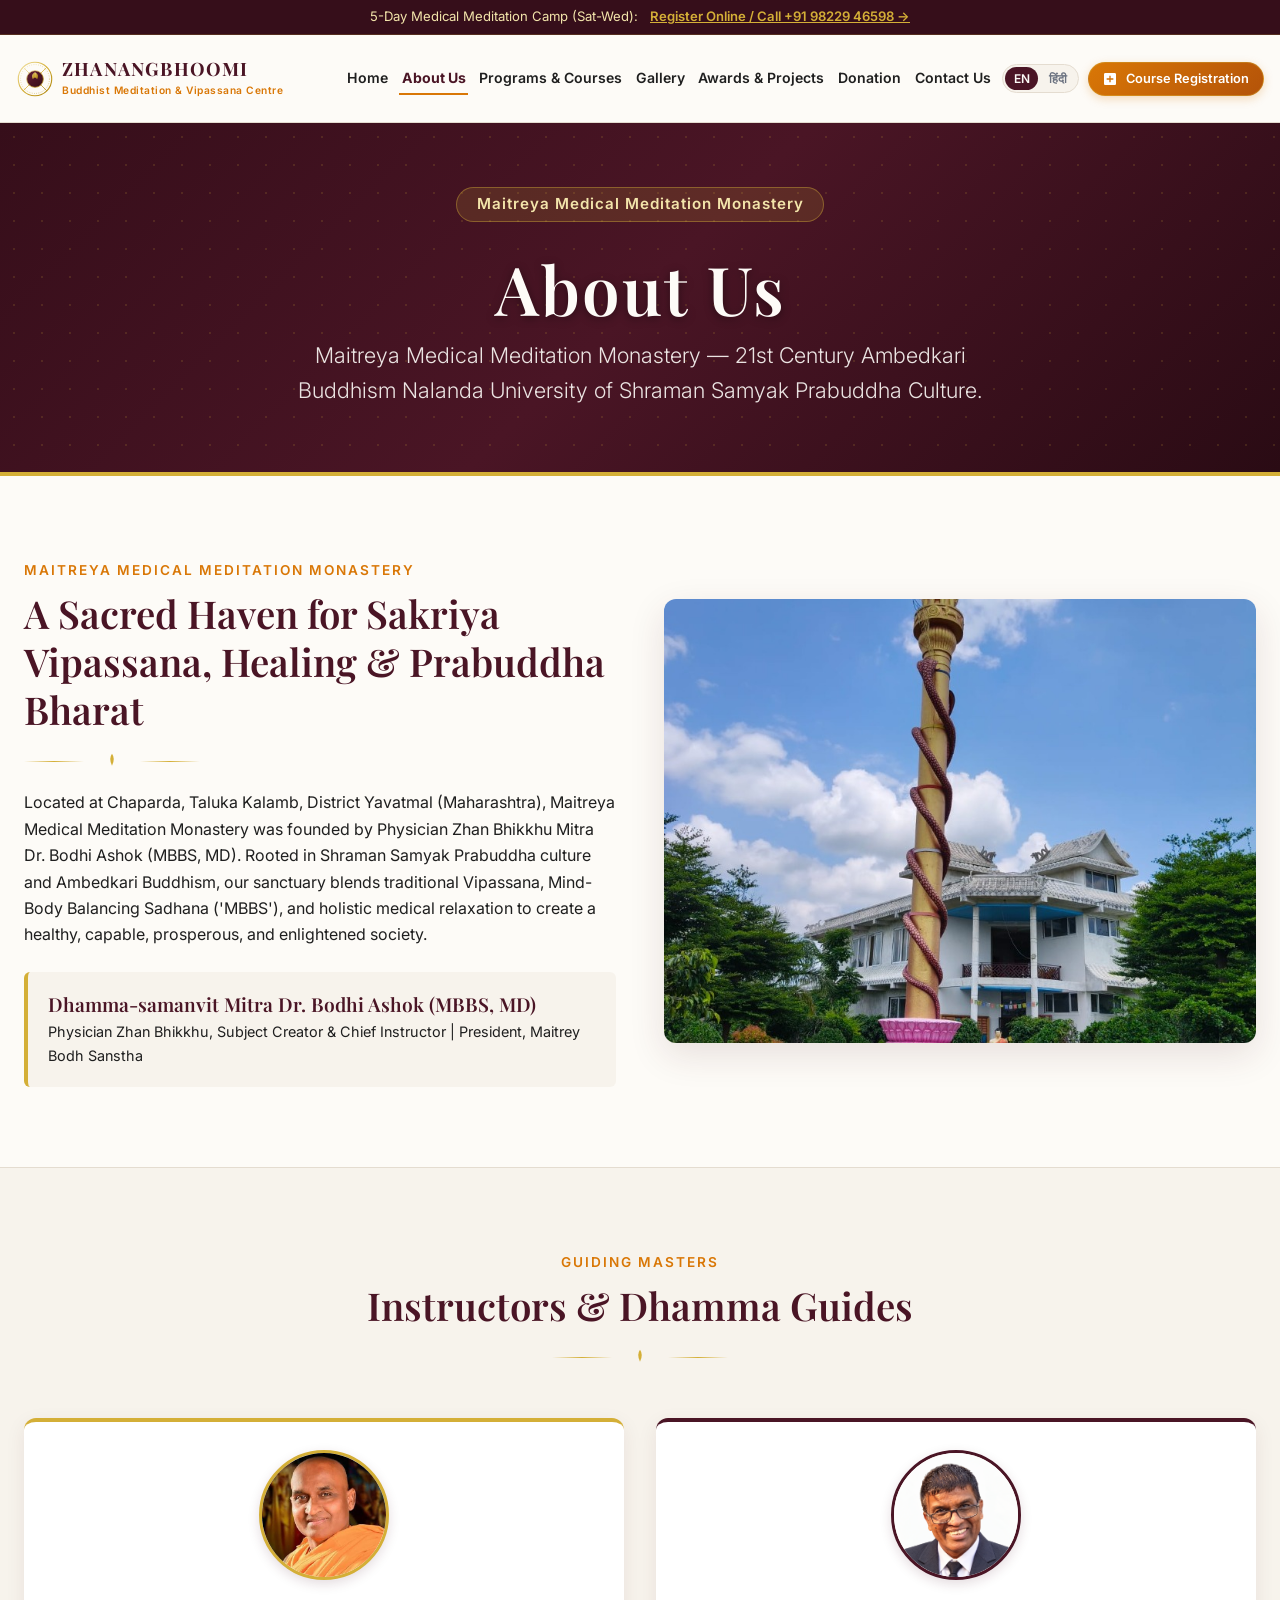
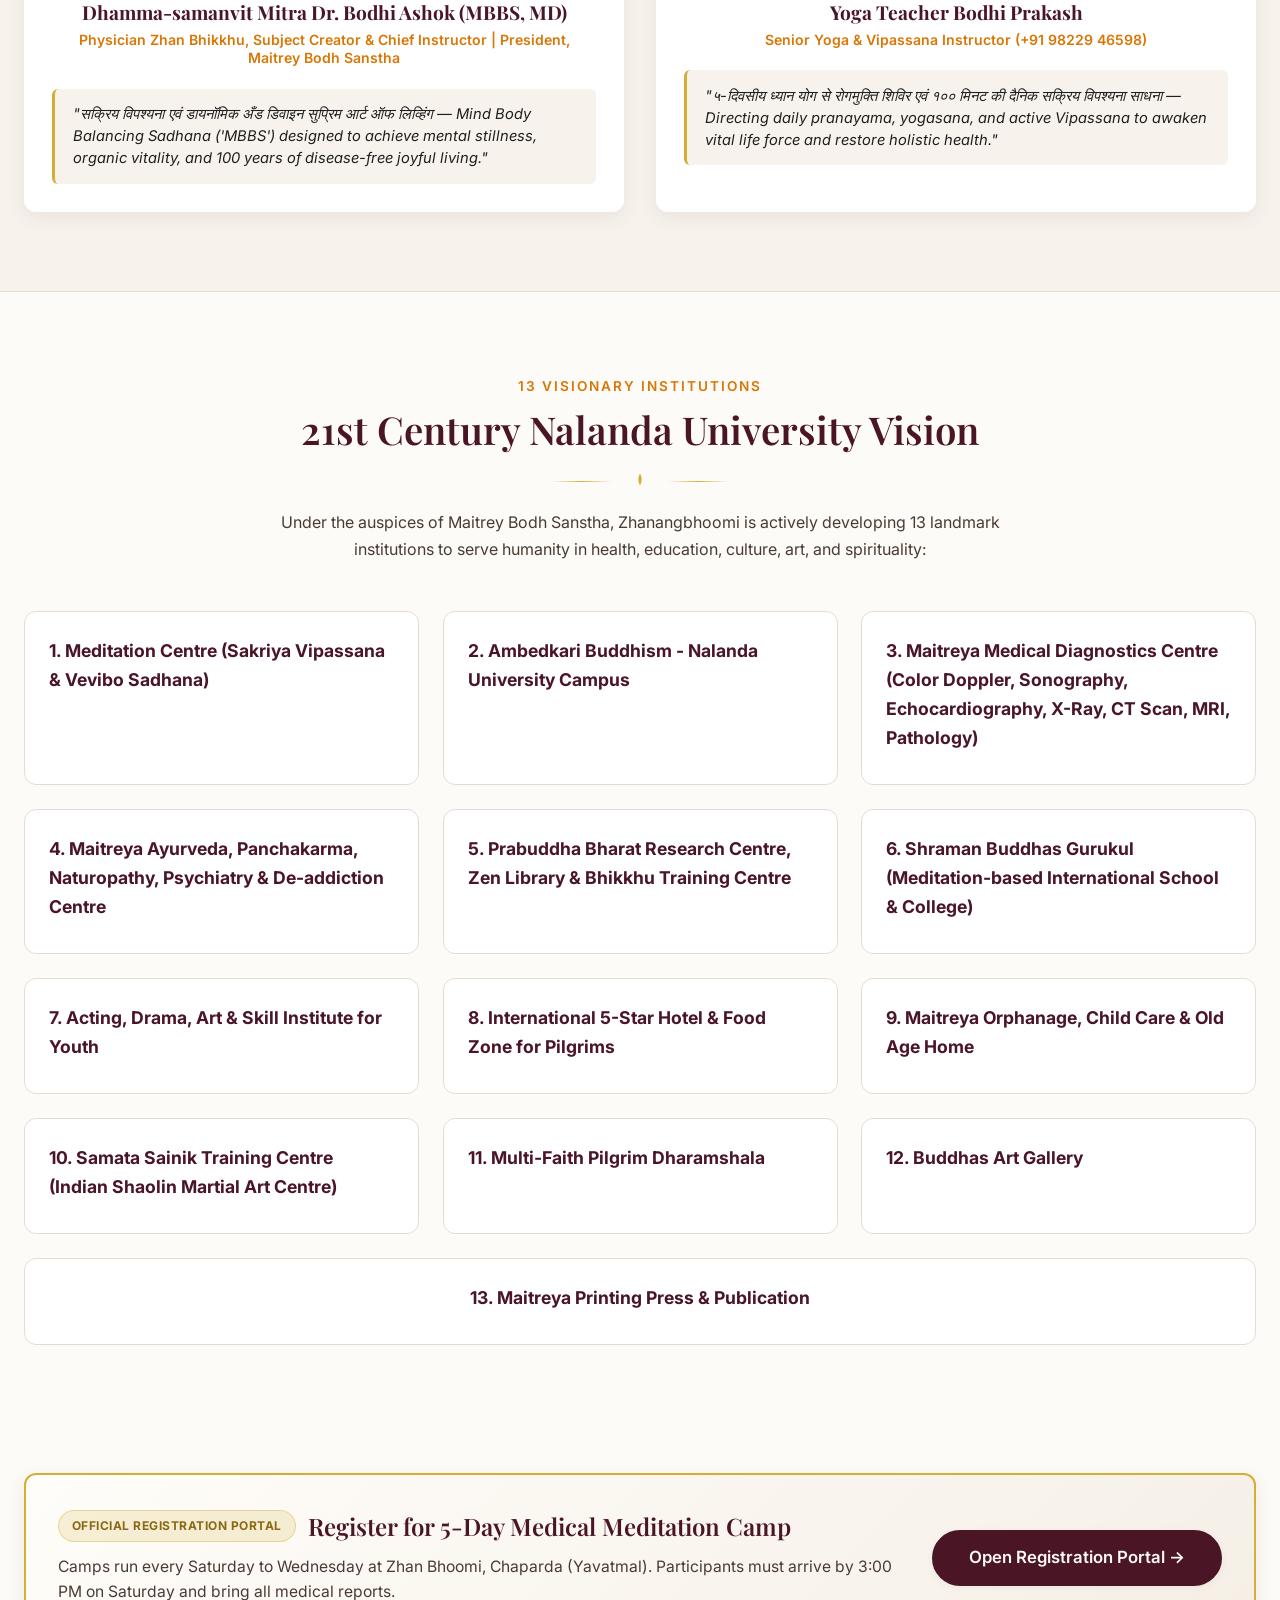
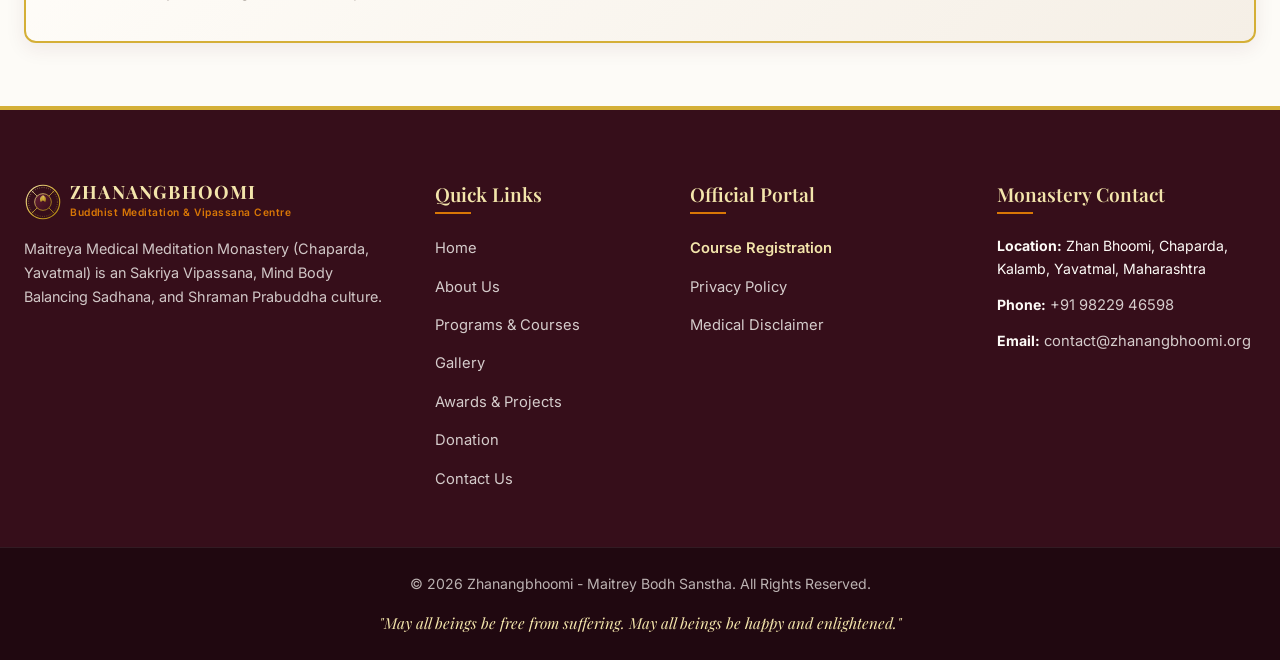
<file: about.html>
<!DOCTYPE html>
<html lang="en">
<head>
  <meta charset="UTF-8">
  <meta name="viewport" content="width=device-width, initial-scale=1.0">
  <title>About Us | Zhanangbhoomi Buddhist Meditation &amp; Vipassana Centre</title>

  <!-- SEO Meta Tags -->
  <meta name="description" content="Learn about Zhanangbhoomi Buddhist Meditation Centre, Maitreya Medical Meditation Monastery, Dr. Bodhi Ashok (MBBS, MD), 13 Vision Projects, and 21st Century Nalanda University.">
  <meta name="keywords" content="About Zhanangbhoomi, Buddhist Monastery, Vipassana Centre, Maitreya Monastery, Dr Bodhi Ashok, 13 Vision Projects, Ambedkari Buddhism Nalanda University">
  <link rel="canonical" href="https://zhanangbhoomi.org/about.html">

  <link rel="stylesheet" href="assets/css/style.css">
  <link rel="stylesheet" href="assets/css/animation.css">
  <link rel="icon" type="image/svg+xml" href="assets/images/logo/logo-mark.svg">
</head>
<body>

  <!-- Top Notice Bar -->
  <div class="top-notice-bar">
    <div class="container">
      <span data-i18n="top_notice">5-Day Medical Meditation Camp (Sat-Wed):</span>
      <a href="https://course.zhanangbhoomi.org" target="_blank" rel="noopener noreferrer" class="js-portal-url" data-i18n="top_notice_link">Register Online / Call +91 98229 46598 &rarr;</a>
    </div>
  </div>

  <!-- Header -->
  <header class="site-header">
    <div class="container">
      <div class="header-inner">
        <a href="index.html" class="brand-logo">
          <img src="assets/images/logo/logo-mark.svg" alt="Zhanangbhoomi Emblem" class="logo-icon-svg">
          <div class="brand-text-group">
            <span class="brand-name" data-i18n="hero_title">ZHANANGBHOOMI</span>
            <span class="brand-subtitle" data-i18n="site_subtitle">Buddhist Meditation &amp; Vipassana Centre</span>
          </div>
        </a>

        <button type="button" class="mobile-nav-toggle" aria-label="Toggle Navigation Menu" aria-expanded="false">
          <span class="hamburger-line line-1"></span>
          <span class="hamburger-line line-2"></span>
          <span class="hamburger-line line-3"></span>
        </button>

        <div class="nav-menu-wrapper">
          <nav aria-label="Main Navigation">
            <ul class="nav-list">
              <li><a href="index.html" class="nav-link" data-i18n="nav_home">Home</a></li>
              <li><a href="about.html" class="nav-link active" data-i18n="nav_about">About Us</a></li>
              <li><a href="programs.html" class="nav-link" data-i18n="nav_programs">Programs</a></li>
              <li><a href="gallery.html" class="nav-link" data-i18n="nav_gallery">Gallery</a></li>
              <li><a href="awards.html" class="nav-link" data-i18n="nav_awards">Awards &amp; Projects</a></li>
              <li><a href="donation.html" class="nav-link" data-i18n="nav_donation">Donation</a></li>
              <li><a href="contact.html" class="nav-link" data-i18n="nav_contact">Contact</a></li>
            </ul>
          </nav>

          <div class="lang-selector" role="group" aria-label="Language Selector">
            <button type="button" class="lang-btn active" data-lang="en">EN</button>
            <button type="button" class="lang-btn" data-lang="hi">हिंदी</button>
          </div>

          <div class="header-actions">
            <a href="https://course.zhanangbhoomi.org" target="_blank" rel="noopener noreferrer" class="btn-registration-portal js-portal-url">
              <svg class="portal-icon" viewBox="0 0 24 24"><path d="M19 3H5c-1.1 0-2 .9-2 2v14c0 1.1.9 2 2 2h14c1.1 0 2-.9 2-2V5c0-1.1-.9-2-2-2zm-2 10h-4v4h-2v-4H7v-2h4V7h2v4h4v2z"/></svg>
              <span data-i18n="nav_register_btn">Course Registration</span>
            </a>
          </div>
        </div>
      </div>
    </div>
  </header>
  <div class="nav-backdrop"></div>

  <!-- Page Banner -->
  <section class="hero-section" style="padding: 4rem 0;">
    <div class="hero-bg-pattern"></div>
    <div class="container text-center reveal">
      <div class="hero-subtitle-pill" data-i18n="monastery_title">MAITREYA MEDICAL MEDITATION MONASTERY</div>
      <h1 class="hero-title" data-i18n="nav_about">About Zhanangbhoomi</h1>
      <p class="hero-tagline" style="margin-bottom: 0;" data-i18n="hero_tagline">
        Maitreya Medical Meditation Monastery — 21st Century Ambedkari Buddhism Nalanda University of Shraman Samyak Prabuddha Culture.
      </p>
    </div>
  </section>

  <!-- Main Content -->
  <main id="main-content">
    
    <!-- Founder & Vision Section -->
    <section class="section-padding">
      <div class="container">
        <div class="grid-2" style="display: grid; grid-template-columns: repeat(auto-fit, minmax(320px, 1fr)); gap: 3rem; align-items: center;">
          <div class="reveal">
            <span class="section-subtitle" data-i18n="welcome_subtitle">MAITREYA MEDICAL MEDITATION MONASTERY</span>
            <h2 class="section-title" data-i18n="welcome_title">A Sacred Haven for Sakriya Vipassana, Healing &amp; Prabuddha Bharat</h2>
            <div class="divider-lotus" style="justify-content: flex-start;">
              <svg class="lotus-icon-small" viewBox="0 0 100 100">
                <path d="M50 20 Q65 40 50 70 Q35 40 50 20 Z" fill="#D4AF37"/>
              </svg>
            </div>
            <p data-i18n="welcome_text">
              Located at Chaparda, Taluka Kalamb, District Yavatmal (Maharashtra), Maitreya Medical Meditation Monastery was founded by Physician Zhan Bhikkhu Mitra Dr. Bodhi Ashok (MBBS, MD). Rooted in Shraman Samyak Prabuddha culture and Ambedkari Buddhism, our sanctuary blends traditional Vipassana, Mind-Body Balancing Sadhana ('MBBS'), and holistic medical relaxation to create a healthy, capable, prosperous, and enlightened society.
            </p>
            <div style="margin-top: 1.5rem; background: var(--color-cream-alt); padding: 1.25rem; border-left: 4px solid var(--color-gold); border-radius: var(--border-radius-sm);">
              <h4 style="margin-bottom: 0.25rem; color: var(--color-burgundy);" data-i18n="founder_title">Dhamma-samanvit Mitra Dr. Bodhi Ashok (MBBS, MD)</h4>
              <p style="font-size: 0.9rem; margin-bottom: 0; color: var(--color-earth-dark);" data-i18n="founder_role">Physician Zhan Bhikkhu, Subject Creator &amp; Chief Instructor | President, Maitrey Bodh Sanstha</p>
            </div>
          </div>
          <div class="reveal delay-100">
            <img src="assets/images/gallery/monastery-pillar.jpg" alt="Maitreya Meditation Monastery Building and Ashoka Stambha" style="border-radius: var(--border-radius-md); box-shadow: var(--shadow-lg); width: 100%; object-fit: cover; aspect-ratio: 4/3;" loading="lazy">
          </div>
        </div>
      </div>
    </section>

    <!-- Instructors & Mentors Section -->
    <section class="section-padding bg-alt">
      <div class="container">
        <div class="section-header reveal">
          <span class="section-subtitle">GUIDING MASTERS</span>
          <h2 class="section-title">Instructors &amp; Dhamma Guides</h2>
          <div class="divider-lotus">
            <svg class="lotus-icon-small" viewBox="0 0 100 100">
              <path d="M50 20 Q65 40 50 70 Q35 40 50 20 Z" fill="#D4AF37"/>
            </svg>
          </div>
        </div>

        <div class="grid-2" style="display: grid; grid-template-columns: repeat(auto-fit, minmax(320px, 1fr)); gap: 2rem;">
          <div class="teacher-card reveal delay-100">
            <div class="teacher-img-wrapper">
              <img src="assets/images/instructors/dr-bodhi-ashok.jpg" alt="Dhamma-samanvit Mitra Dr. Bodhi Ashok (MBBS, MD)" class="teacher-img" loading="lazy">
            </div>
            <h3 class="teacher-name" data-i18n="founder_title">Dhamma-samanvit Mitra Dr. Bodhi Ashok (MBBS, MD)</h3>
            <div class="teacher-role" data-i18n="founder_role">Physician Zhan Bhikkhu, Subject Creator &amp; Chief Instructor | President, Maitrey Bodh Sanstha</div>
            <div class="teacher-thoughts">
              "सक्रिय विपश्यना एवं डायनॉमिक अँड डिवाइन सुप्रिम आर्ट ऑफ लिव्हिंग — Mind Body Balancing Sadhana ('MBBS') designed to achieve mental stillness, organic vitality, and 100 years of disease-free joyful living."
            </div>
          </div>

          <div class="teacher-card reveal delay-200" style="border-top-color: var(--color-burgundy);">
            <div class="teacher-img-wrapper" style="border-color: var(--color-burgundy);">
              <img src="assets/images/instructors/bodhi-prakash.jpg" alt="Yoga Teacher Bodhi Prakash" class="teacher-img" loading="lazy">
            </div>
            <h3 class="teacher-name" data-i18n="instructor_title">Yoga Teacher Bodhi Prakash</h3>
            <div class="teacher-role" data-i18n="instructor_role">Senior Yoga &amp; Vipassana Instructor (+91 98229 46598 / +91 94213 39911)</div>
            <div class="teacher-thoughts">
              "५-दिवसीय ध्यान योग से रोगमुक्ति शिविर एवं १०० मिनट की दैनिक सक्रिय विपश्यना साधना — Directing daily pranayama, yogasana, and active Vipassana to awaken vital life force and restore holistic health."
            </div>
          </div>
        </div>
      </div>
    </section>

    <!-- 13 Vision Projects Section -->
    <section class="section-padding">
      <div class="container">
        <div class="section-header reveal">
          <span class="section-subtitle" data-i18n="projects_subtitle">13 VISIONARY INSTITUTIONS</span>
          <h2 class="section-title" data-i18n="projects_title">21st Century Nalanda University Vision</h2>
          <div class="divider-lotus">
            <svg class="lotus-icon-small" viewBox="0 0 100 100">
              <path d="M50 20 Q65 40 50 70 Q35 40 50 20 Z" fill="#D4AF37"/>
            </svg>
          </div>
          <p style="max-width: 800px; margin: 0 auto; color: var(--color-earth);">
            Under the auspices of Maitrey Bodh Sanstha, Zhanangbhoomi is actively developing 13 landmark institutions to serve humanity in health, education, culture, art, and spirituality:
          </p>
        </div>

        <div class="grid-3" style="display: grid; grid-template-columns: repeat(auto-fit, minmax(300px, 1fr)); gap: 1.5rem;">
          <div class="feature-card reveal delay-100" style="padding: 1.5rem; text-align: left;">
            <div style="color: var(--color-burgundy); font-weight: 700; font-size: 1.1rem; margin-bottom: 0.5rem;" data-i18n="p1">1. Meditation Centre (Sakriya Vipassana &amp; Vevibo Sadhana)</div>
          </div>
          <div class="feature-card reveal delay-100" style="padding: 1.5rem; text-align: left;">
            <div style="color: var(--color-burgundy); font-weight: 700; font-size: 1.1rem; margin-bottom: 0.5rem;" data-i18n="p2">2. Ambedkari Buddhism - Nalanda University Campus</div>
          </div>
          <div class="feature-card reveal delay-100" style="padding: 1.5rem; text-align: left;">
            <div style="color: var(--color-burgundy); font-weight: 700; font-size: 1.1rem; margin-bottom: 0.5rem;" data-i18n="p3">3. Maitreya Medical Diagnostics Centre (Doppler, CT, MRI)</div>
          </div>
          <div class="feature-card reveal delay-200" style="padding: 1.5rem; text-align: left;">
            <div style="color: var(--color-burgundy); font-weight: 700; font-size: 1.1rem; margin-bottom: 0.5rem;" data-i18n="p4">4. Maitreya Ayurveda, Panchakarma &amp; De-addiction Centre</div>
          </div>
          <div class="feature-card reveal delay-200" style="padding: 1.5rem; text-align: left;">
            <div style="color: var(--color-burgundy); font-weight: 700; font-size: 1.1rem; margin-bottom: 0.5rem;" data-i18n="p5">5. Prabuddha Bharat Research Centre &amp; Zen Library</div>
          </div>
          <div class="feature-card reveal delay-200" style="padding: 1.5rem; text-align: left;">
            <div style="color: var(--color-burgundy); font-weight: 700; font-size: 1.1rem; margin-bottom: 0.5rem;" data-i18n="p6">6. Shraman Buddhas Gurukul (International School)</div>
          </div>
          <div class="feature-card reveal delay-300" style="padding: 1.5rem; text-align: left;">
            <div style="color: var(--color-burgundy); font-weight: 700; font-size: 1.1rem; margin-bottom: 0.5rem;" data-i18n="p7">7. Acting, Drama, Art &amp; Skill Institute for Youth</div>
          </div>
          <div class="feature-card reveal delay-300" style="padding: 1.5rem; text-align: left;">
            <div style="color: var(--color-burgundy); font-weight: 700; font-size: 1.1rem; margin-bottom: 0.5rem;" data-i18n="p8">8. International 5-Star Hotel &amp; Food Zone for Pilgrims</div>
          </div>
          <div class="feature-card reveal delay-300" style="padding: 1.5rem; text-align: left;">
            <div style="color: var(--color-burgundy); font-weight: 700; font-size: 1.1rem; margin-bottom: 0.5rem;" data-i18n="p9">9. Maitreya Orphanage &amp; Old Age Home</div>
          </div>
          <div class="feature-card reveal delay-100" style="padding: 1.5rem; text-align: left;">
            <div style="color: var(--color-burgundy); font-weight: 700; font-size: 1.1rem; margin-bottom: 0.5rem;" data-i18n="p10">10. Samata Sainik Shaolin Martial Art Centre</div>
          </div>
          <div class="feature-card reveal delay-200" style="padding: 1.5rem; text-align: left;">
            <div style="color: var(--color-burgundy); font-weight: 700; font-size: 1.1rem; margin-bottom: 0.5rem;" data-i18n="p11">11. Multi-Faith Pilgrim Dharamshala</div>
          </div>
          <div class="feature-card reveal delay-300" style="padding: 1.5rem; text-align: left;">
            <div style="color: var(--color-burgundy); font-weight: 700; font-size: 1.1rem; margin-bottom: 0.5rem;" data-i18n="p12">12. Buddhas Art Gallery</div>
          </div>
          <div class="feature-card reveal delay-300" style="padding: 1.5rem; text-align: left; grid-column: 1 / -1;">
            <div style="color: var(--color-burgundy); font-weight: 700; font-size: 1.1rem; margin-bottom: 0.5rem; text-align: center;" data-i18n="p13">13. Maitreya Printing Press &amp; Publication</div>
          </div>
        </div>
      </div>
    </section>

    <!-- Official Portal Component -->
    <section class="container" style="margin-bottom: 4rem;">
      <div class="portal-component-banner reveal">
        <div class="portal-banner-inner">
          <div class="portal-info">
            <div class="portal-header-group">
              <span class="badge badge-gold" data-i18n="portal_badge">Official Registration Portal</span>
              <h3 class="portal-title" data-i18n="portal_banner_title">Join an Upcoming Retreat</h3>
            </div>
            <p class="portal-desc" data-i18n="portal_banner_desc">
              Ready to begin your journey of self-discovery? Register for upcoming 5-day camps and Vipassana retreats through our portal.
            </p>
          </div>
          <div class="portal-cta">
            <a href="https://course.zhanangbhoomi.org" target="_blank" rel="noopener noreferrer" class="btn btn-primary btn-lg js-portal-url" data-i18n="btn_open_portal">
              Open Registration Portal &rarr;
            </a>
          </div>
        </div>
      </div>
    </section>
  </main>

  <!-- Footer -->
  <footer class="site-footer">
    <div class="container">
      <div class="footer-grid">
        <div class="footer-col-about">
          <a href="index.html" class="brand-logo" style="margin-bottom: 1rem;">
            <img src="assets/images/logo/logo-mark.svg" alt="Zhanangbhoomi Emblem" class="logo-icon-svg">
            <div class="brand-text-group">
              <span class="brand-name" data-i18n="hero_title">ZHANANGBHOOMI</span>
              <span class="brand-subtitle" data-i18n="site_subtitle">Buddhist Meditation &amp; Vipassana Centre</span>
            </div>
          </a>
          <p class="footer-about-text" data-i18n="footer_about">
            Maitreya Medical Meditation Monastery is dedicated to peaceful meditation, Vipassana, and spiritual growth.
          </p>
        </div>

        <div>
          <h4 class="footer-heading" data-i18n="footer_quick_links">Quick Links</h4>
          <ul class="footer-links">
            <li><a href="index.html" data-i18n="nav_home">Home Page</a></li>
            <li><a href="about.html" data-i18n="nav_about">About Zhanangbhoomi</a></li>
            <li><a href="programs.html" data-i18n="nav_programs">Meditation Courses</a></li>
            <li><a href="gallery.html" data-i18n="nav_gallery">Monastery Gallery</a></li>
            <li><a href="awards.html" data-i18n="nav_awards">Awards &amp; Projects</a></li>
            <li><a href="donation.html" data-i18n="nav_donation">Support Dhamma</a></li>
            <li><a href="contact.html" data-i18n="nav_contact">Contact Us</a></li>
          </ul>
        </div>

        <div>
          <h4 class="footer-heading" data-i18n="footer_official_portal">Official Portal</h4>
          <ul class="footer-links">
            <li><a href="https://course.zhanangbhoomi.org" target="_blank" rel="noopener noreferrer" class="js-portal-url" style="color: var(--color-gold-light); font-weight: 600;" data-i18n="nav_register_btn">&bull; Course Registration Portal</a></li>
            <li><a href="privacy-policy.html">Privacy Policy</a></li>
            <li><a href="disclaimer.html">Medical Disclaimer</a></li>
          </ul>
        </div>

        <div>
          <h4 class="footer-heading" data-i18n="footer_contact_details">Contact Details</h4>
          <ul class="footer-links" style="font-size: 0.88rem;">
            <li><strong>Location:</strong> <span class="js-address">Zhan Bhoomi, Chaparda, Kalamb, Yavatmal, Maharashtra</span></li>
            <li><strong>Phone:</strong> <a href="tel:+919822946598" class="js-phone">+91 98229 46598 / +91 94213 39911</a></li>
            <li><strong>Email:</strong> <a href="mailto:contact@zhanangbhoomi.org" class="js-email">contact@zhanangbhoomi.org</a></li>
          </ul>
        </div>
      </div>
    </div>

    <div class="footer-bottom">
      <div class="container">
        <p data-i18n="footer_copyright">&copy; 2026 Zhanangbhoomi. All Rights Reserved.</p>
        <p class="metta-quote" data-i18n="metta_quote">"May all beings be happy. May all beings be peaceful."</p>
      </div>
    </div>
  </footer>

  <script src="assets/js/config.js"></script>
  <script src="assets/js/translations.js"></script>
  <script src="assets/js/main.js"></script>
</body>
</html>
</file>
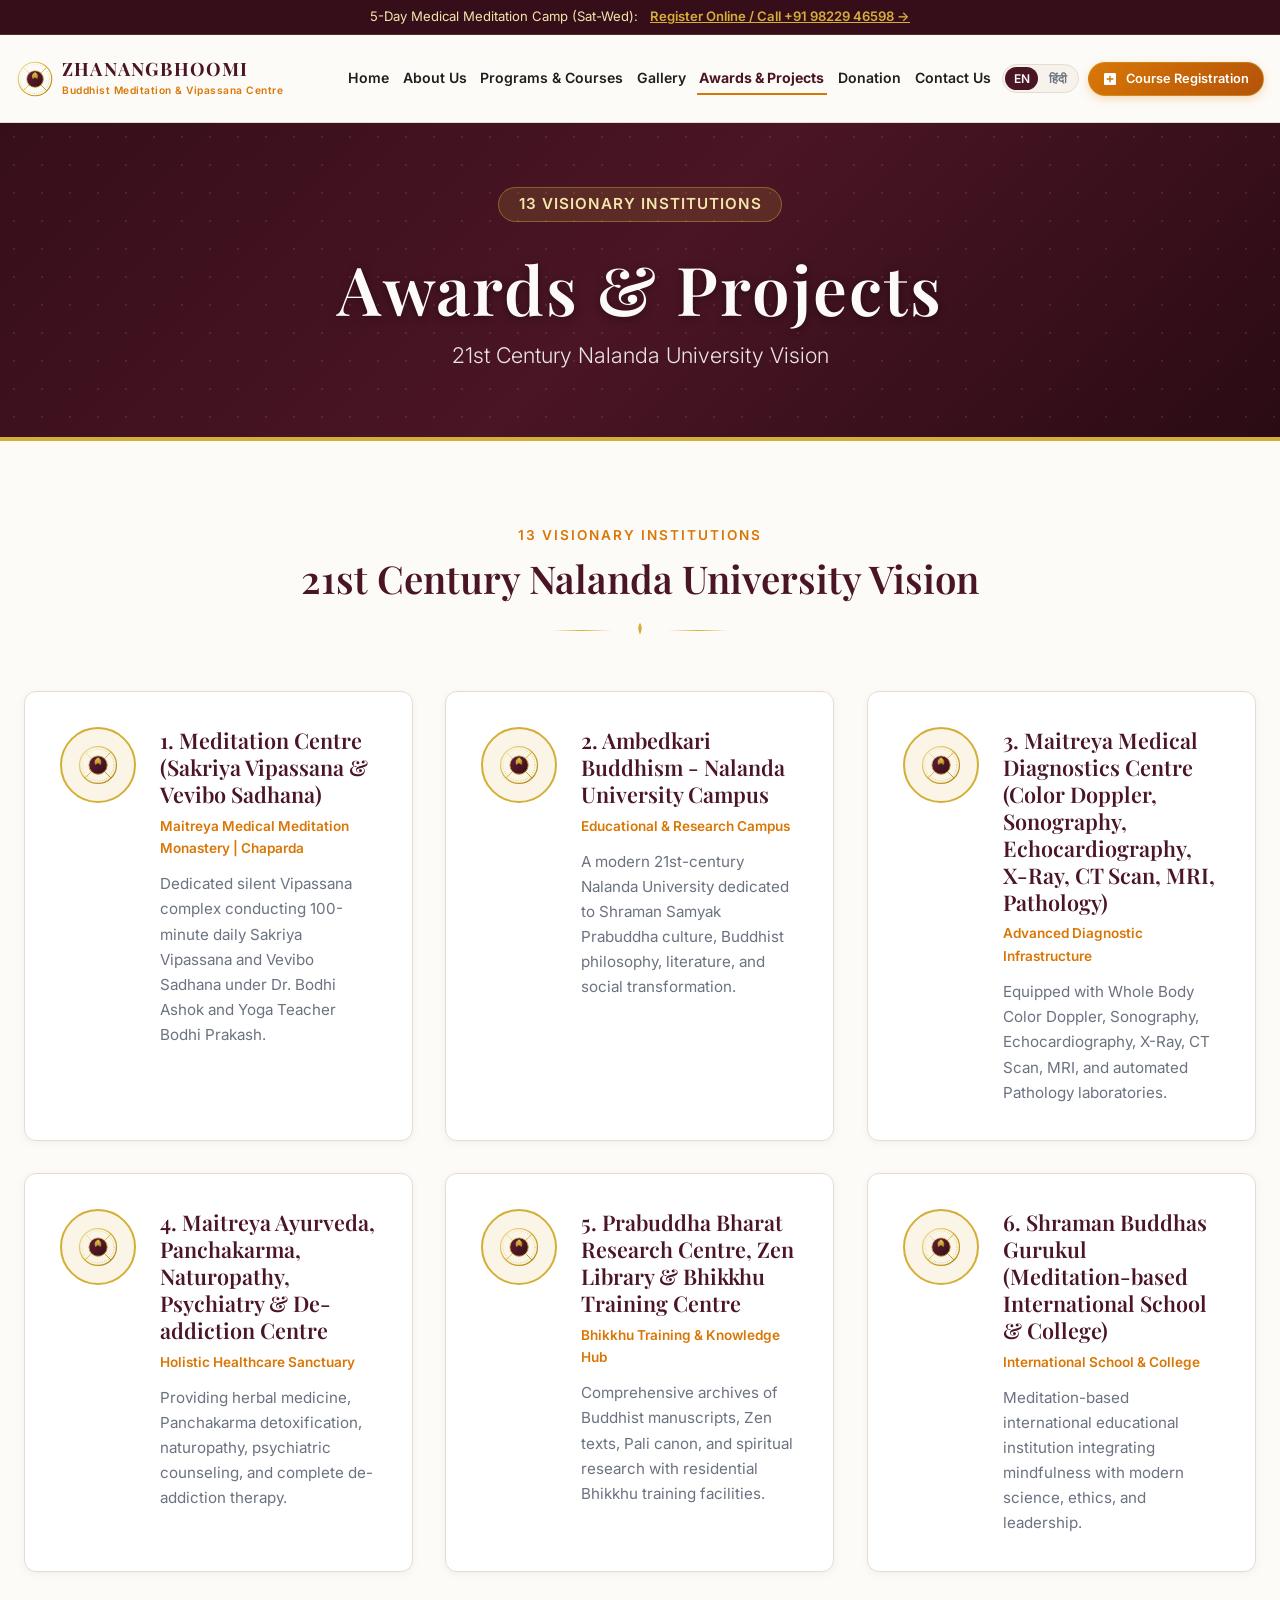
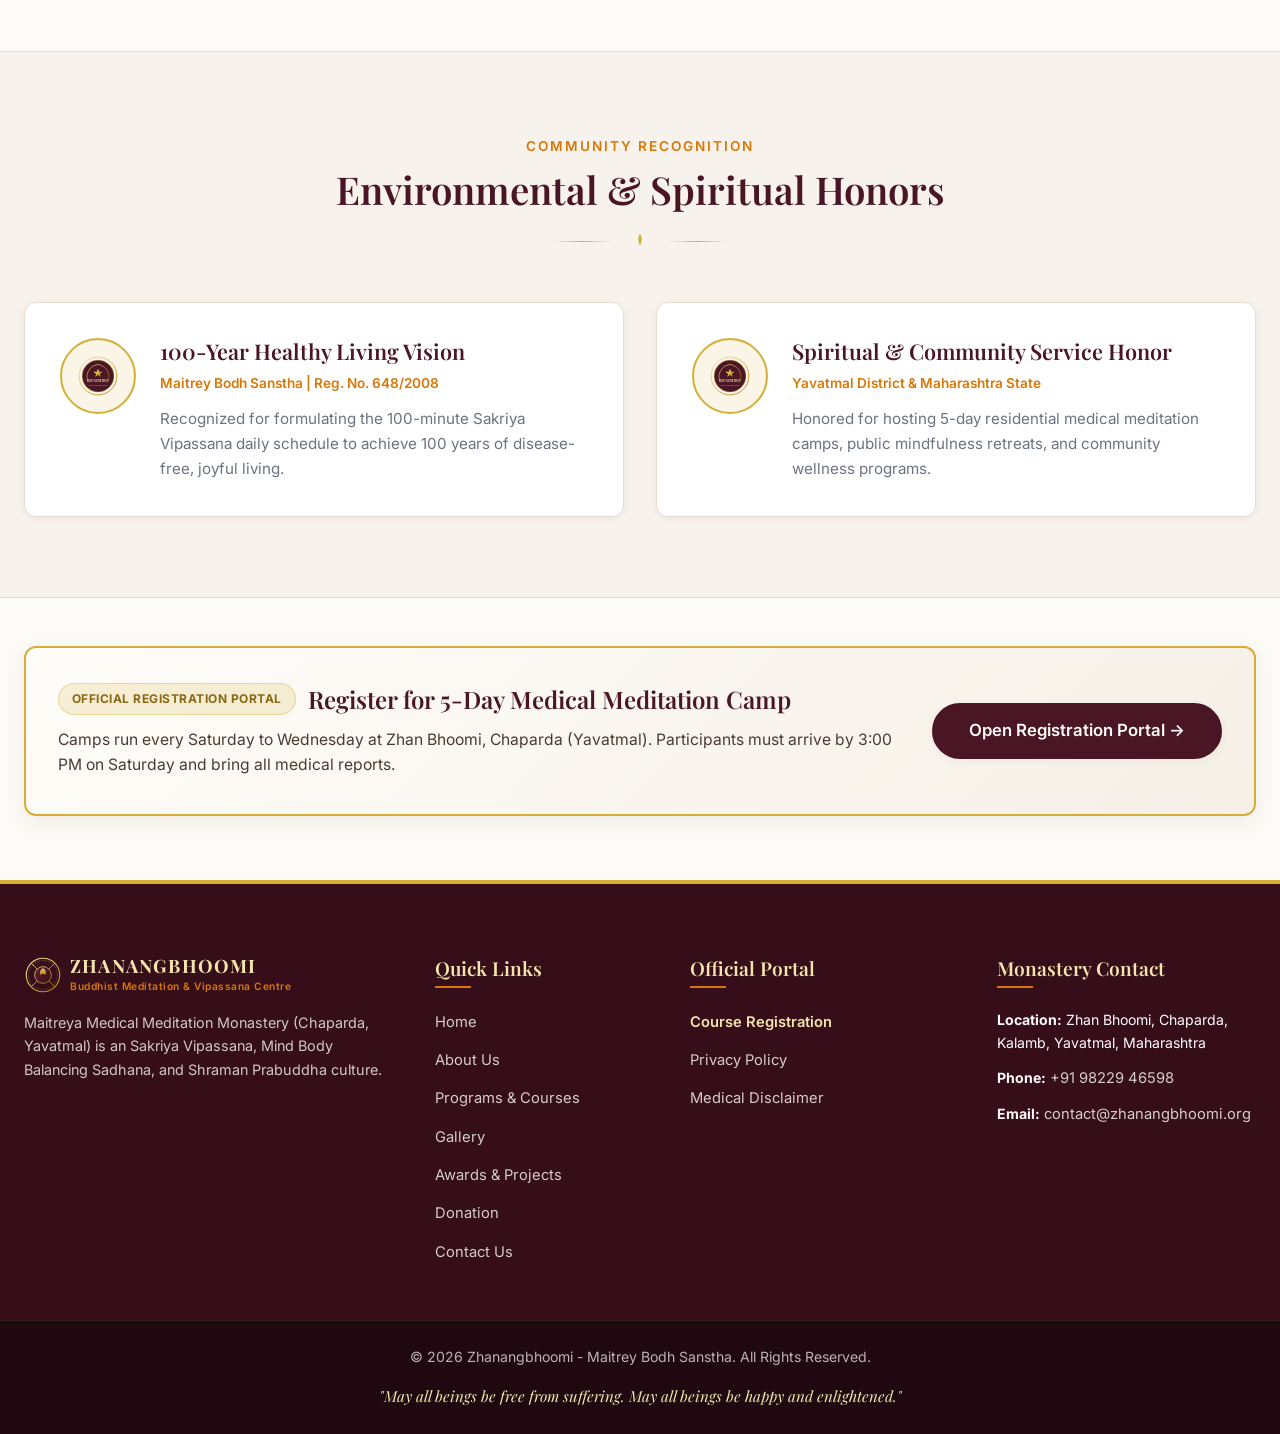
<file: awards.html>
<!DOCTYPE html>
<html lang="en">
<head>
  <meta charset="UTF-8">
  <meta name="viewport" content="width=device-width, initial-scale=1.0">
  <title>Awards &amp; Projects | Zhanangbhoomi Buddhist Meditation Centre</title>

  <!-- SEO Meta Tags -->
  <meta name="description" content="Discover awards, 13 vision projects of 21st Century Nalanda University, environmental honors, and community recognitions received by Zhanangbhoomi Buddhist Meditation Centre.">
  <meta name="keywords" content="Zhanangbhoomi Awards, 13 Vision Projects, Environmental Recognition, Monastery Highlights, Meditation Infrastructure, Nalanda University">
  <link rel="canonical" href="https://zhanangbhoomi.org/awards.html">

  <link rel="stylesheet" href="assets/css/style.css">
  <link rel="stylesheet" href="assets/css/animation.css">
  <link rel="icon" type="image/svg+xml" href="assets/images/logo/logo-mark.svg">
</head>
<body>

  <!-- Top Notice Bar -->
  <div class="top-notice-bar">
    <div class="container">
      <span data-i18n="top_notice">5-Day Medical Meditation Camp (Sat-Wed):</span>
      <a href="https://course.zhanangbhoomi.org" target="_blank" rel="noopener noreferrer" class="js-portal-url" data-i18n="top_notice_link">Register Online / Call +91 98229 46598 &rarr;</a>
    </div>
  </div>

  <!-- Header -->
  <header class="site-header">
    <div class="container">
      <div class="header-inner">
        <a href="index.html" class="brand-logo">
          <img src="assets/images/logo/logo-mark.svg" alt="Zhanangbhoomi Emblem" class="logo-icon-svg">
          <div class="brand-text-group">
            <span class="brand-name" data-i18n="hero_title">ZHANANGBHOOMI</span>
            <span class="brand-subtitle" data-i18n="site_subtitle">Buddhist Meditation &amp; Vipassana Centre</span>
          </div>
        </a>

        <button type="button" class="mobile-nav-toggle" aria-label="Toggle Navigation Menu" aria-expanded="false">
          <span class="hamburger-line line-1"></span>
          <span class="hamburger-line line-2"></span>
          <span class="hamburger-line line-3"></span>
        </button>

        <div class="nav-menu-wrapper">
          <nav aria-label="Main Navigation">
            <ul class="nav-list">
              <li><a href="index.html" class="nav-link" data-i18n="nav_home">Home</a></li>
              <li><a href="about.html" class="nav-link" data-i18n="nav_about">About Us</a></li>
              <li><a href="programs.html" class="nav-link" data-i18n="nav_programs">Programs</a></li>
              <li><a href="gallery.html" class="nav-link" data-i18n="nav_gallery">Gallery</a></li>
              <li><a href="awards.html" class="nav-link active" data-i18n="nav_awards">Awards &amp; Projects</a></li>
              <li><a href="donation.html" class="nav-link" data-i18n="nav_donation">Donation</a></li>
              <li><a href="contact.html" class="nav-link" data-i18n="nav_contact">Contact</a></li>
            </ul>
          </nav>

          <div class="lang-selector" role="group" aria-label="Language Selector">
            <button type="button" class="lang-btn active" data-lang="en">EN</button>
            <button type="button" class="lang-btn" data-lang="hi">हिंदी</button>
          </div>

          <div class="header-actions">
            <a href="https://course.zhanangbhoomi.org" target="_blank" rel="noopener noreferrer" class="btn-registration-portal js-portal-url">
              <svg class="portal-icon" viewBox="0 0 24 24"><path d="M19 3H5c-1.1 0-2 .9-2 2v14c0 1.1.9 2 2 2h14c1.1 0 2-.9 2-2V5c0-1.1-.9-2-2-2zm-2 10h-4v4h-2v-4H7v-2h4V7h2v4h4v2z"/></svg>
              <span data-i18n="nav_register_btn">Course Registration</span>
            </a>
          </div>
        </div>
      </div>
    </div>
  </header>
  <div class="nav-backdrop"></div>

  <!-- Page Banner -->
  <section class="hero-section" style="padding: 4rem 0;">
    <div class="hero-bg-pattern"></div>
    <div class="container text-center reveal">
      <div class="hero-subtitle-pill" data-i18n="projects_subtitle">13 VISIONARY INSTITUTIONS</div>
      <h1 class="hero-title" data-i18n="nav_awards">Awards &amp; 13 Vision Projects</h1>
      <p class="hero-tagline" style="margin-bottom: 0;" data-i18n="projects_title">
        21st Century Ambedkari Buddhism Nalanda University of Shraman Samyak Prabuddha Culture.
      </p>
    </div>
  </section>

  <!-- Main Content -->
  <main id="main-content">
    
    <!-- 13 Vision Projects Highlight -->
    <section class="section-padding">
      <div class="container">
        <div class="section-header reveal">
          <span class="section-subtitle" data-i18n="projects_subtitle">13 VISIONARY INSTITUTIONS</span>
          <h2 class="section-title" data-i18n="projects_title">21st Century Nalanda University Vision</h2>
          <div class="divider-lotus">
            <svg class="lotus-icon-small" viewBox="0 0 100 100">
              <path d="M50 20 Q65 40 50 70 Q35 40 50 20 Z" fill="#D4AF37"/>
            </svg>
          </div>
        </div>

        <div class="grid-2" style="display: grid; grid-template-columns: repeat(auto-fit, minmax(340px, 1fr)); gap: 2rem;">
          <div class="award-card reveal delay-100">
            <div class="award-badge-wrapper">
              <img src="assets/images/logo/logo-mark.svg" alt="Project Emblem" class="award-badge-icon">
            </div>
            <div class="award-details">
              <h3 class="award-title" data-i18n="p1">1. Meditation Centre (Sakriya Vipassana &amp; Vevibo)</h3>
              <div class="award-meta-line">Maitreya Medical Meditation Monastery | Chaparda</div>
              <p class="award-desc">
                Dedicated silent Vipassana complex conducting 100-minute daily Sakriya Vipassana and Vevibo Sadhana under Dr. Bodhi Ashok and Yoga Teacher Bodhi Prakash.
              </p>
            </div>
          </div>

          <div class="award-card reveal delay-200">
            <div class="award-badge-wrapper">
              <img src="assets/images/logo/logo-mark.svg" alt="Project Emblem" class="award-badge-icon">
            </div>
            <div class="award-details">
              <h3 class="award-title" data-i18n="p2">2. Ambedkari Buddhism - Nalanda University Campus</h3>
              <div class="award-meta-line">Educational &amp; Research Campus</div>
              <p class="award-desc">
                A modern 21st-century Nalanda University dedicated to Shraman Samyak Prabuddha culture, Buddhist philosophy, literature, and social transformation.
              </p>
            </div>
          </div>

          <div class="award-card reveal delay-100">
            <div class="award-badge-wrapper">
              <img src="assets/images/logo/logo-mark.svg" alt="Project Emblem" class="award-badge-icon">
            </div>
            <div class="award-details">
              <h3 class="award-title" data-i18n="p3">3. Maitreya Medical Diagnostics Centre</h3>
              <div class="award-meta-line">Advanced Diagnostic Infrastructure</div>
              <p class="award-desc">
                Equipped with Whole Body Color Doppler, Sonography, Echocardiography, X-Ray, CT Scan, MRI, and automated Pathology laboratories.
              </p>
            </div>
          </div>

          <div class="award-card reveal delay-200">
            <div class="award-badge-wrapper">
              <img src="assets/images/logo/logo-mark.svg" alt="Project Emblem" class="award-badge-icon">
            </div>
            <div class="award-details">
              <h3 class="award-title" data-i18n="p4">4. Maitreya Ayurveda, Panchakarma &amp; De-addiction</h3>
              <div class="award-meta-line">Holistic Healthcare Sanctuary</div>
              <p class="award-desc">
                Providing herbal medicine, Panchakarma detoxification, naturopathy, psychiatric counseling, and complete de-addiction therapy.
              </p>
            </div>
          </div>

          <div class="award-card reveal delay-100">
            <div class="award-badge-wrapper">
              <img src="assets/images/logo/logo-mark.svg" alt="Project Emblem" class="award-badge-icon">
            </div>
            <div class="award-details">
              <h3 class="award-title" data-i18n="p5">5. Prabuddha Bharat Research Centre &amp; Zen Library</h3>
              <div class="award-meta-line">Bhikkhu Training &amp; Knowledge Hub</div>
              <p class="award-desc">
                Comprehensive archives of Buddhist manuscripts, Zen texts, Pali canon, and spiritual research with residential Bhikkhu training facilities.
              </p>
            </div>
          </div>

          <div class="award-card reveal delay-200">
            <div class="award-badge-wrapper">
              <img src="assets/images/logo/logo-mark.svg" alt="Project Emblem" class="award-badge-icon">
            </div>
            <div class="award-details">
              <h3 class="award-title" data-i18n="p6">6. Shraman Buddhas Gurukul</h3>
              <div class="award-meta-line">International School &amp; College</div>
              <p class="award-desc">
                Meditation-based international educational institution integrating mindfulness with modern science, ethics, and leadership.
              </p>
            </div>
          </div>
        </div>
      </div>
    </section>

    <!-- Environmental & Dhamma Honors -->
    <section class="section-padding bg-alt">
      <div class="container">
        <div class="section-header reveal">
          <span class="section-subtitle">COMMUNITY RECOGNITION</span>
          <h2 class="section-title">Environmental &amp; Spiritual Honors</h2>
          <div class="divider-lotus">
            <svg class="lotus-icon-small" viewBox="0 0 100 100">
              <path d="M50 20 Q65 40 50 70 Q35 40 50 20 Z" fill="#D4AF37"/>
            </svg>
          </div>
        </div>

        <div class="grid-2" style="display: grid; grid-template-columns: repeat(auto-fit, minmax(340px, 1fr)); gap: 2rem;">
          <div class="award-card reveal delay-100">
            <div class="award-badge-wrapper">
              <img src="assets/images/awards/award-placeholder.svg" alt="Award Emblem" class="award-badge-icon">
            </div>
            <div class="award-details">
              <h3 class="award-title">100-Year Healthy Living Vision</h3>
              <div class="award-meta-line">Maitrey Bodh Sanstha | Reg. No. 648/2008</div>
              <p class="award-desc">
                Recognized for formulating the 100-minute Sakriya Vipassana daily schedule to achieve 100 years of disease-free, joyful living.
              </p>
            </div>
          </div>

          <div class="award-card reveal delay-200">
            <div class="award-badge-wrapper">
              <img src="assets/images/awards/award-placeholder.svg" alt="Award Emblem" class="award-badge-icon">
            </div>
            <div class="award-details">
              <h3 class="award-title">Spiritual &amp; Community Service Honor</h3>
              <div class="award-meta-line">Yavatmal District &amp; Maharashtra State</div>
              <p class="award-desc">
                Honored for hosting 5-day residential medical meditation camps, public mindfulness retreats, and community wellness programs.
              </p>
            </div>
          </div>
        </div>
      </div>
    </section>

    <!-- Official Portal Banner Component -->
    <section class="container" style="margin-bottom: 4rem;">
      <div class="portal-component-banner reveal">
        <div class="portal-banner-inner">
          <div class="portal-info">
            <div class="portal-header-group">
              <span class="badge badge-gold" data-i18n="portal_badge">Official Registration Portal</span>
              <h3 class="portal-title" data-i18n="portal_banner_title">Join an Award-Winning Environment</h3>
            </div>
            <p class="portal-desc" data-i18n="portal_banner_desc">
              Experience our peaceful monastery firsthand. Register for a 5-day camp or Vipassana course today.
            </p>
          </div>
          <div class="portal-cta">
            <a href="https://course.zhanangbhoomi.org" target="_blank" rel="noopener noreferrer" class="btn btn-primary btn-lg js-portal-url" data-i18n="btn_open_portal">
              Open Registration Portal &rarr;
            </a>
          </div>
        </div>
      </div>
    </section>
  </main>

  <!-- Footer -->
  <footer class="site-footer">
    <div class="container">
      <div class="footer-grid">
        <div class="footer-col-about">
          <a href="index.html" class="brand-logo" style="margin-bottom: 1rem;">
            <img src="assets/images/logo/logo-mark.svg" alt="Zhanangbhoomi Emblem" class="logo-icon-svg">
            <div class="brand-text-group">
              <span class="brand-name" data-i18n="hero_title">ZHANANGBHOOMI</span>
              <span class="brand-subtitle" data-i18n="site_subtitle">Buddhist Meditation &amp; Vipassana Centre</span>
            </div>
          </a>
          <p class="footer-about-text" data-i18n="footer_about">
            Maitreya Medical Meditation Monastery is dedicated to peaceful meditation, Vipassana, and spiritual growth.
          </p>
        </div>

        <div>
          <h4 class="footer-heading" data-i18n="footer_quick_links">Quick Links</h4>
          <ul class="footer-links">
            <li><a href="index.html" data-i18n="nav_home">Home Page</a></li>
            <li><a href="about.html" data-i18n="nav_about">About Zhanangbhoomi</a></li>
            <li><a href="programs.html" data-i18n="nav_programs">Meditation Courses</a></li>
            <li><a href="gallery.html" data-i18n="nav_gallery">Monastery Gallery</a></li>
            <li><a href="awards.html" data-i18n="nav_awards">Awards &amp; Projects</a></li>
            <li><a href="donation.html" data-i18n="nav_donation">Support Dhamma</a></li>
            <li><a href="contact.html" data-i18n="nav_contact">Contact Us</a></li>
          </ul>
        </div>

        <div>
          <h4 class="footer-heading" data-i18n="footer_official_portal">Official Portal</h4>
          <ul class="footer-links">
            <li><a href="https://course.zhanangbhoomi.org" target="_blank" rel="noopener noreferrer" class="js-portal-url" style="color: var(--color-gold-light); font-weight: 600;" data-i18n="nav_register_btn">&bull; Course Registration Portal</a></li>
            <li><a href="privacy-policy.html">Privacy Policy</a></li>
            <li><a href="disclaimer.html">Medical Disclaimer</a></li>
          </ul>
        </div>

        <div>
          <h4 class="footer-heading" data-i18n="footer_contact_details">Contact Details</h4>
          <ul class="footer-links" style="font-size: 0.88rem;">
            <li><strong>Location:</strong> <span class="js-address">Zhan Bhoomi, Chaparda, Kalamb, Yavatmal, Maharashtra</span></li>
            <li><strong>Phone:</strong> <a href="tel:+919822946598" class="js-phone">+91 98229 46598 / +91 94213 39911</a></li>
            <li><strong>Email:</strong> <a href="mailto:contact@zhanangbhoomi.org" class="js-email">contact@zhanangbhoomi.org</a></li>
          </ul>
        </div>
      </div>
    </div>

    <div class="footer-bottom">
      <div class="container">
        <p data-i18n="footer_copyright">&copy; 2026 Zhanangbhoomi. All Rights Reserved.</p>
        <p class="metta-quote" data-i18n="metta_quote">"May all beings be happy. May all beings be peaceful."</p>
      </div>
    </div>
  </footer>

  <script src="assets/js/config.js"></script>
  <script src="assets/js/translations.js"></script>
  <script src="assets/js/main.js"></script>
</body>
</html>
</file>
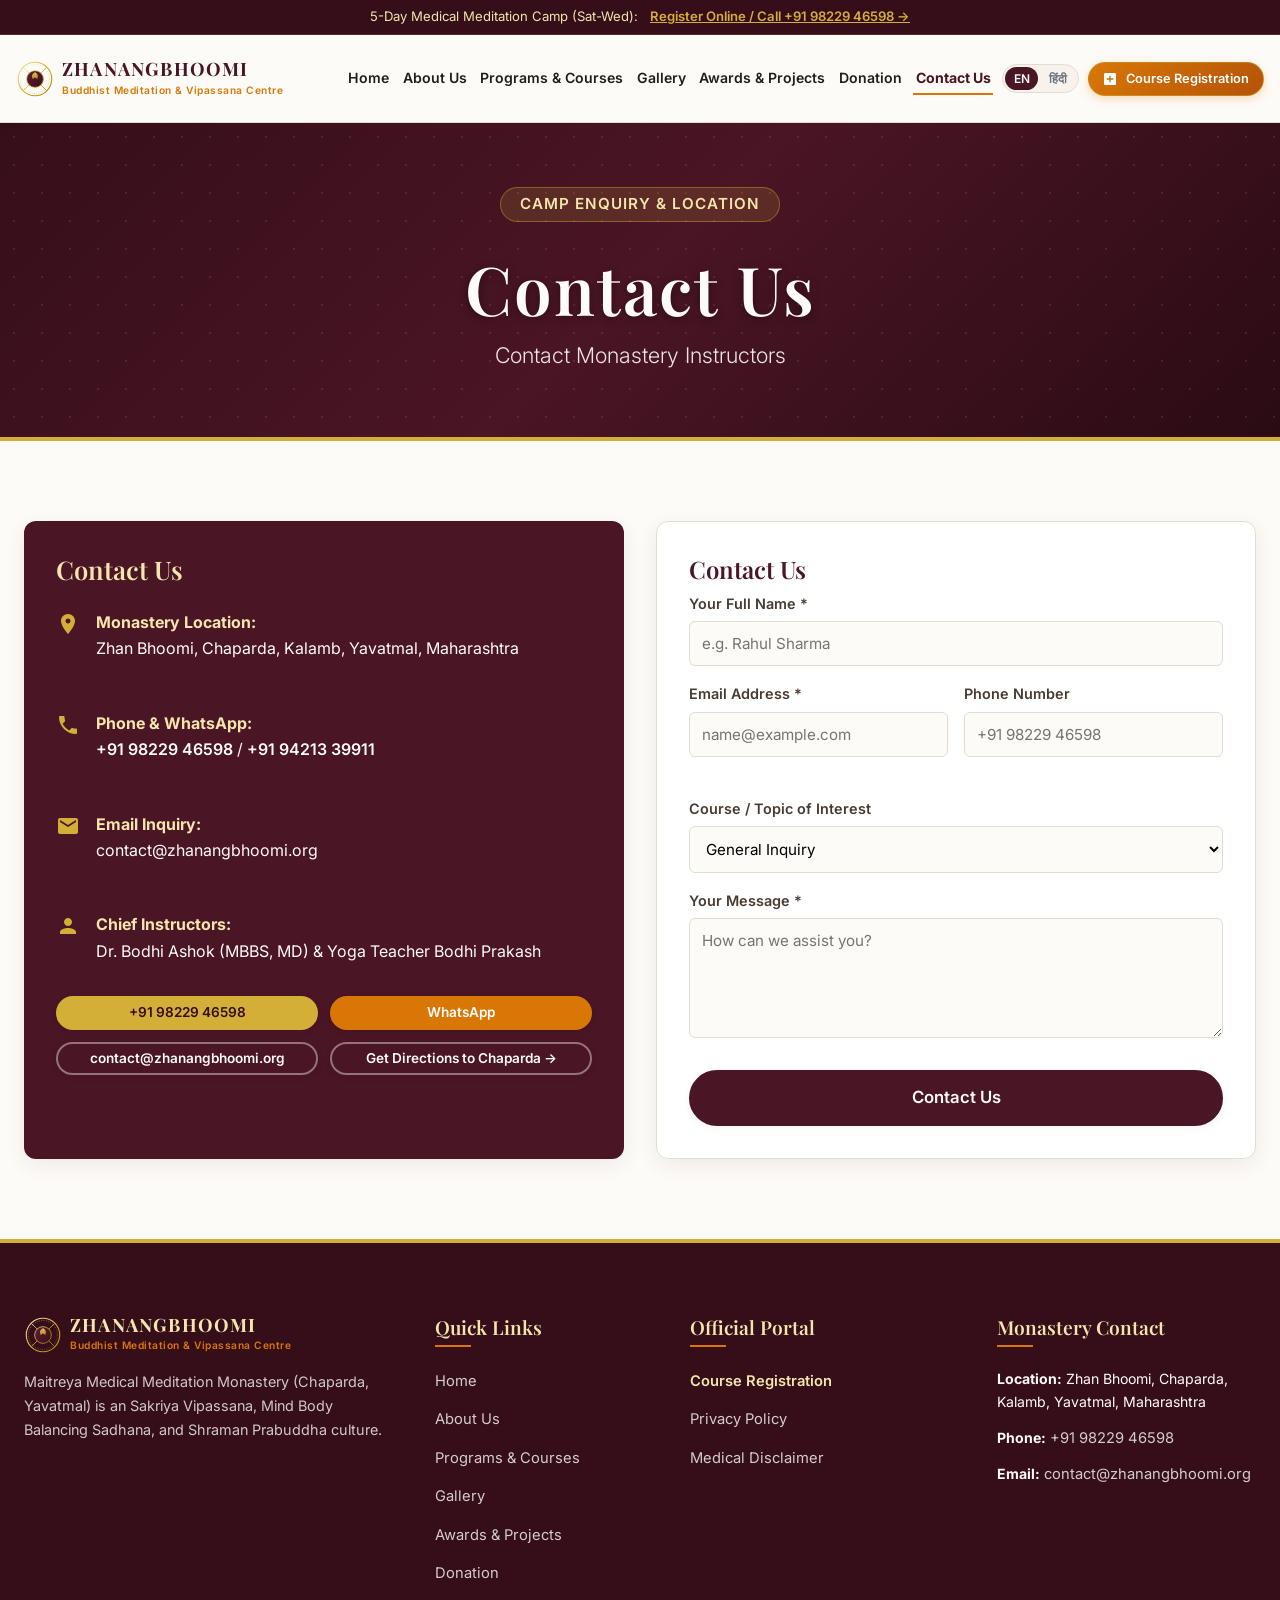
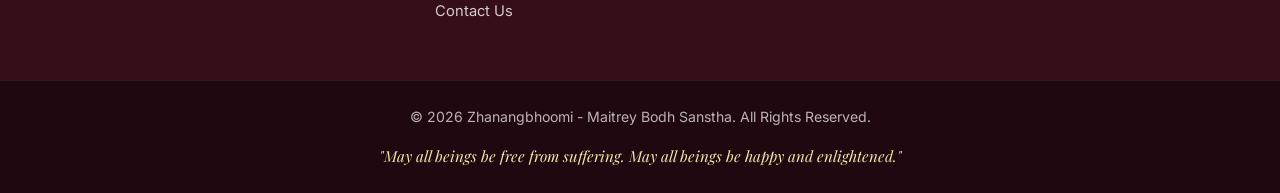
<file: contact.html>
<!DOCTYPE html>
<html lang="en">
<head>
  <meta charset="UTF-8">
  <meta name="viewport" content="width=device-width, initial-scale=1.0">
  <title>Contact Us | Zhanangbhoomi Buddhist Meditation Centre</title>

  <!-- SEO Meta Tags -->
  <meta name="description" content="Contact Zhanangbhoomi Buddhist Meditation & Vipassana Centre at Chaparda, Yavatmal. Phone: +91 98229 46598 / +91 94213 39911. Get address details, directions, and course inquiry.">
  <meta name="keywords" content="Contact Zhanangbhoomi, Meditation Centre Address, Chaparda Yavatmal, Phone Number 9822946598, WhatsApp Contact, Location Map">
  <link rel="canonical" href="https://zhanangbhoomi.org/contact.html">

  <link rel="stylesheet" href="assets/css/style.css">
  <link rel="stylesheet" href="assets/css/animation.css">
  <link rel="icon" type="image/svg+xml" href="assets/images/logo/logo-mark.svg">
</head>
<body>

  <!-- Top Notice Bar -->
  <div class="top-notice-bar">
    <div class="container">
      <span data-i18n="top_notice">5-Day Medical Meditation Camp (Sat-Wed):</span>
      <a href="https://course.zhanangbhoomi.org" target="_blank" rel="noopener noreferrer" class="js-portal-url" data-i18n="top_notice_link">Register Online / Call +91 98229 46598 &rarr;</a>
    </div>
  </div>

  <!-- Header -->
  <header class="site-header">
    <div class="container">
      <div class="header-inner">
        <a href="index.html" class="brand-logo">
          <img src="assets/images/logo/logo-mark.svg" alt="Zhanangbhoomi Emblem" class="logo-icon-svg">
          <div class="brand-text-group">
            <span class="brand-name" data-i18n="hero_title">ZHANANGBHOOMI</span>
            <span class="brand-subtitle" data-i18n="site_subtitle">Buddhist Meditation &amp; Vipassana Centre</span>
          </div>
        </a>

        <button type="button" class="mobile-nav-toggle" aria-label="Toggle Navigation Menu" aria-expanded="false">
          <span class="hamburger-line line-1"></span>
          <span class="hamburger-line line-2"></span>
          <span class="hamburger-line line-3"></span>
        </button>

        <div class="nav-menu-wrapper">
          <nav aria-label="Main Navigation">
            <ul class="nav-list">
              <li><a href="index.html" class="nav-link" data-i18n="nav_home">Home</a></li>
              <li><a href="about.html" class="nav-link" data-i18n="nav_about">About Us</a></li>
              <li><a href="programs.html" class="nav-link" data-i18n="nav_programs">Programs</a></li>
              <li><a href="gallery.html" class="nav-link" data-i18n="nav_gallery">Gallery</a></li>
              <li><a href="awards.html" class="nav-link" data-i18n="nav_awards">Awards &amp; Projects</a></li>
              <li><a href="donation.html" class="nav-link" data-i18n="nav_donation">Donation</a></li>
              <li><a href="contact.html" class="nav-link active" data-i18n="nav_contact">Contact</a></li>
            </ul>
          </nav>

          <div class="lang-selector" role="group" aria-label="Language Selector">
            <button type="button" class="lang-btn active" data-lang="en">EN</button>
            <button type="button" class="lang-btn" data-lang="hi">हिंदी</button>
          </div>

          <div class="header-actions">
            <a href="https://course.zhanangbhoomi.org" target="_blank" rel="noopener noreferrer" class="btn-registration-portal js-portal-url">
              <svg class="portal-icon" viewBox="0 0 24 24"><path d="M19 3H5c-1.1 0-2 .9-2 2v14c0 1.1.9 2 2 2h14c1.1 0 2-.9 2-2V5c0-1.1-.9-2-2-2zm-2 10h-4v4h-2v-4H7v-2h4V7h2v4h4v2z"/></svg>
              <span data-i18n="nav_register_btn">Course Registration</span>
            </a>
          </div>
        </div>
      </div>
    </div>
  </header>
  <div class="nav-backdrop"></div>

  <!-- Page Banner -->
  <section class="hero-section" style="padding: 4rem 0;">
    <div class="hero-bg-pattern"></div>
    <div class="container text-center reveal">
      <div class="hero-subtitle-pill" data-i18n="contact_subtitle">CAMP ENQUIRY &amp; LOCATION</div>
      <h1 class="hero-title" data-i18n="btn_contact_us">Contact Us</h1>
      <p class="hero-tagline" style="margin-bottom: 0;" data-i18n="contact_title">
        We welcome your inquiries regarding meditation programs, course admission, visiting hours, and volunteering.
      </p>
    </div>
  </section>

  <!-- Main Content -->
  <main id="main-content">
    <section class="section-padding">
      <div class="container">
        <div class="contact-grid" style="display: grid; grid-template-columns: repeat(auto-fit, minmax(320px, 1fr)); gap: 2rem;">
          
          <!-- Contact Info Box -->
          <div class="contact-info-box reveal delay-100" style="background: var(--color-burgundy); color: var(--color-cream); padding: 2rem; border-radius: var(--border-radius-md);">
            <h3 style="color: var(--color-gold-light); margin-bottom: 1.5rem;" data-i18n="btn_contact_us">Get in Touch</h3>
            
            <ul class="contact-info-list" style="list-style: none; padding: 0; margin-bottom: 2rem;">
              <li class="contact-info-item" style="display: flex; gap: 1rem; margin-bottom: 1.5rem;">
                <svg class="contact-icon-svg" viewBox="0 0 24 24" style="width: 24px; height: 24px; fill: var(--color-gold); flex-shrink: 0;"><path d="M12 2C8.13 2 5 5.13 5 9c0 5.25 7 13 7 13s7-7.75 7-13c0-3.87-3.13-7-7-7zm0 9.5c-1.38 0-2.5-1.12-2.5-2.5s1.12-2.5 2.5-2.5 2.5 1.12 2.5 2.5-1.12 2.5-2.5 2.5z"/></svg>
                <div>
                  <strong style="color: var(--color-gold-light);">Monastery Location:</strong><br>
                  <span class="js-address">Zhan Bhoomi, Chaparda, Kalamb, Yavatmal, Maharashtra</span>
                </div>
              </li>

              <li class="contact-info-item" style="display: flex; gap: 1rem; margin-bottom: 1.5rem;">
                <svg class="contact-icon-svg" viewBox="0 0 24 24" style="width: 24px; height: 24px; fill: var(--color-gold); flex-shrink: 0;"><path d="M6.62 10.79c1.44 2.83 3.76 5.14 6.59 6.59l2.2-2.2c.27-.27.67-.36 1.02-.24 1.12.37 2.33.57 3.57.57.55 0 1 .45 1 1V20c0 .55-.45 1-1 1-9.39 0-17-7.61-17-17 0-.55.45-1 1-1h3.5c.55 0 1 .45 1 1 0 1.25.2 2.45.57 3.57.11.35.03.74-.25 1.02l-2.2 2.2z"/></svg>
                <div>
                  <strong style="color: var(--color-gold-light);">Phone &amp; WhatsApp:</strong><br>
                  <a href="tel:+919822946598" class="js-phone" style="color: var(--color-cream); font-weight: 600;">+91 98229 46598</a> / <a href="tel:+919421339911" style="color: var(--color-cream); font-weight: 600;">+91 94213 39911</a>
                </div>
              </li>

              <li class="contact-info-item" style="display: flex; gap: 1rem; margin-bottom: 1.5rem;">
                <svg class="contact-icon-svg" viewBox="0 0 24 24" style="width: 24px; height: 24px; fill: var(--color-gold); flex-shrink: 0;"><path d="M20 4H4c-1.1 0-1.99.9-1.99 2L2 18c0 1.1.9 2 2 2h16c1.1 0 2-.9 2-2V6c0-1.1-.9-2-2-2zm0 4l-8 5-8-5V6l8 5 8-5v2z"/></svg>
                <div>
                  <strong style="color: var(--color-gold-light);">Email Inquiry:</strong><br>
                  <a href="mailto:contact@zhanangbhoomi.org" class="js-email" style="color: var(--color-cream);">contact@zhanangbhoomi.org</a>
                </div>
              </li>

              <li class="contact-info-item" style="display: flex; gap: 1rem;">
                <svg class="contact-icon-svg" viewBox="0 0 24 24" style="width: 24px; height: 24px; fill: var(--color-gold); flex-shrink: 0;"><path d="M12 12c2.21 0 4-1.79 4-4s-1.79-4-4-4-4 1.79-4 4 1.79 4 4 4zm0 2c-2.67 0-8 1.34-8 4v2h16v-2c0-2.66-5.33-4-8-4z"/></svg>
                <div>
                  <strong style="color: var(--color-gold-light);">Chief Instructors:</strong><br>
                  <span>Dr. Bodhi Ashok (MBBS, MD) &amp; Yoga Teacher Bodhi Prakash</span>
                </div>
              </li>
            </ul>

            <div class="contact-action-btns" style="display: grid; grid-template-columns: 1fr 1fr; gap: 0.75rem; margin-top: 2rem;">
              <a href="tel:+919822946598" class="btn btn-gold btn-sm js-phone">Call Us</a>
              <a href="https://wa.me/919822946598" target="_blank" rel="noopener noreferrer" class="btn btn-secondary btn-sm js-whatsapp-link">WhatsApp</a>
              <a href="mailto:contact@zhanangbhoomi.org" class="btn btn-outline btn-sm js-email" style="color: var(--color-cream); border-color: rgba(255,255,255,0.4);">Email Us</a>
              <a href="https://maps.app.goo.gl/v7jAV742tUJyavh2A" target="_blank" rel="noopener noreferrer" class="btn btn-outline btn-sm js-map-url" style="color: var(--color-cream); border-color: rgba(255,255,255,0.4);" data-i18n="btn_get_directions">Get Directions</a>
            </div>
          </div>

          <!-- Contact Form Card -->
          <div class="contact-form-card reveal delay-200" style="background: var(--color-white); padding: 2rem; border-radius: var(--border-radius-md); box-shadow: var(--shadow-md);">
            <h3 style="font-size: 1.5rem; margin-bottom: 0.5rem; color: var(--color-burgundy);" data-i18n="btn_contact_us">Send an Inquiry</h3>
            <div id="form-response" class="form-alert"></div>

            <form id="contact-inquiry-form" novalidate>
              <div class="form-group" style="margin-bottom: 1rem;">
                <label for="form-name" class="form-label" style="display: block; font-weight: 600; margin-bottom: 0.35rem;">Your Full Name *</label>
                <input type="text" id="form-name" class="form-control" style="width: 100%; padding: 0.75rem; border: 1px solid var(--color-border); border-radius: 6px;" placeholder="e.g. Rahul Sharma" required>
              </div>

              <div class="form-row-2" style="display: grid; grid-template-columns: 1fr 1fr; gap: 1rem; margin-bottom: 1rem;">
                <div class="form-group">
                  <label for="form-email" class="form-label" style="display: block; font-weight: 600; margin-bottom: 0.35rem;">Email Address *</label>
                  <input type="email" id="form-email" class="form-control" style="width: 100%; padding: 0.75rem; border: 1px solid var(--color-border); border-radius: 6px;" placeholder="name@example.com" required>
                </div>
                <div class="form-group">
                  <label for="form-phone" class="form-label" style="display: block; font-weight: 600; margin-bottom: 0.35rem;">Phone Number</label>
                  <input type="tel" id="form-phone" class="form-control" style="width: 100%; padding: 0.75rem; border: 1px solid var(--color-border); border-radius: 6px;" placeholder="+91 98229 46598">
                </div>
              </div>

              <div class="form-group" style="margin-bottom: 1rem;">
                <label for="form-course" class="form-label" style="display: block; font-weight: 600; margin-bottom: 0.35rem;">Course / Topic of Interest</label>
                <select id="form-course" class="form-control" style="width: 100%; padding: 0.75rem; border: 1px solid var(--color-border); border-radius: 6px;">
                  <option value="General Inquiry">General Inquiry</option>
                  <option value="Vipassana Retreat">Vipassana Silent Retreat</option>
                  <option value="Medical Meditation">Medical Meditation &amp; Relaxation</option>
                  <option value="Mind Body Balancing Sadhana">Mind Body Balancing Sadhana ('MBBS')</option>
                  <option value="5-Day Meditation Camp">5-Day Meditation Camp (Sat-Wed)</option>
                  <option value="Donations &amp; Dana">Donations &amp; 80G Tax Exemption</option>
                </select>
              </div>

              <div class="form-group" style="margin-bottom: 1.5rem;">
                <label for="form-message" class="form-label" style="display: block; font-weight: 600; margin-bottom: 0.35rem;">Your Message *</label>
                <textarea id="form-message" class="form-control" style="width: 100%; padding: 0.75rem; border: 1px solid var(--color-border); border-radius: 6px; min-height: 120px;" placeholder="How can we assist you?" required></textarea>
              </div>

              <button type="submit" class="btn btn-primary btn-lg" style="width: 100%;" data-i18n="btn_contact_us">
                Send Inquiry &rarr;
              </button>
            </form>
          </div>

        </div>
      </div>
    </section>
  </main>

  <!-- Footer -->
  <footer class="site-footer">
    <div class="container">
      <div class="footer-grid">
        <div class="footer-col-about">
          <a href="index.html" class="brand-logo" style="margin-bottom: 1rem;">
            <img src="assets/images/logo/logo-mark.svg" alt="Zhanangbhoomi Emblem" class="logo-icon-svg">
            <div class="brand-text-group">
              <span class="brand-name" data-i18n="hero_title">ZHANANGBHOOMI</span>
              <span class="brand-subtitle" data-i18n="site_subtitle">Buddhist Meditation &amp; Vipassana Centre</span>
            </div>
          </a>
          <p class="footer-about-text" data-i18n="footer_about">
            Maitreya Medical Meditation Monastery is dedicated to peaceful meditation, Vipassana, and spiritual growth.
          </p>
        </div>

        <div>
          <h4 class="footer-heading" data-i18n="footer_quick_links">Quick Links</h4>
          <ul class="footer-links">
            <li><a href="index.html" data-i18n="nav_home">Home Page</a></li>
            <li><a href="about.html" data-i18n="nav_about">About Zhanangbhoomi</a></li>
            <li><a href="programs.html" data-i18n="nav_programs">Meditation Courses</a></li>
            <li><a href="gallery.html" data-i18n="nav_gallery">Monastery Gallery</a></li>
            <li><a href="awards.html" data-i18n="nav_awards">Awards &amp; Projects</a></li>
            <li><a href="donation.html" data-i18n="nav_donation">Support Dhamma</a></li>
            <li><a href="contact.html" data-i18n="nav_contact">Contact Us</a></li>
          </ul>
        </div>

        <div>
          <h4 class="footer-heading" data-i18n="footer_official_portal">Official Portal</h4>
          <ul class="footer-links">
            <li><a href="https://course.zhanangbhoomi.org" target="_blank" rel="noopener noreferrer" class="js-portal-url" style="color: var(--color-gold-light); font-weight: 600;" data-i18n="nav_register_btn">&bull; Course Registration Portal</a></li>
            <li><a href="privacy-policy.html">Privacy Policy</a></li>
            <li><a href="disclaimer.html">Medical Disclaimer</a></li>
          </ul>
        </div>

        <div>
          <h4 class="footer-heading" data-i18n="footer_contact_details">Contact Details</h4>
          <ul class="footer-links" style="font-size: 0.88rem;">
            <li><strong>Location:</strong> <span class="js-address">Zhan Bhoomi, Chaparda, Kalamb, Yavatmal, Maharashtra</span></li>
            <li><strong>Phone:</strong> <a href="tel:+919822946598" class="js-phone">+91 98229 46598 / +91 94213 39911</a></li>
            <li><strong>Email:</strong> <a href="mailto:contact@zhanangbhoomi.org" class="js-email">contact@zhanangbhoomi.org</a></li>
          </ul>
        </div>
      </div>
    </div>

    <div class="footer-bottom">
      <div class="container">
        <p data-i18n="footer_copyright">&copy; 2026 Zhanangbhoomi. All Rights Reserved.</p>
        <p class="metta-quote" data-i18n="metta_quote">"May all beings be happy. May all beings be peaceful."</p>
      </div>
    </div>
  </footer>

  <script src="assets/js/config.js"></script>
  <script src="assets/js/translations.js"></script>
  <script src="assets/js/main.js"></script>
</body>
</html>
</file>
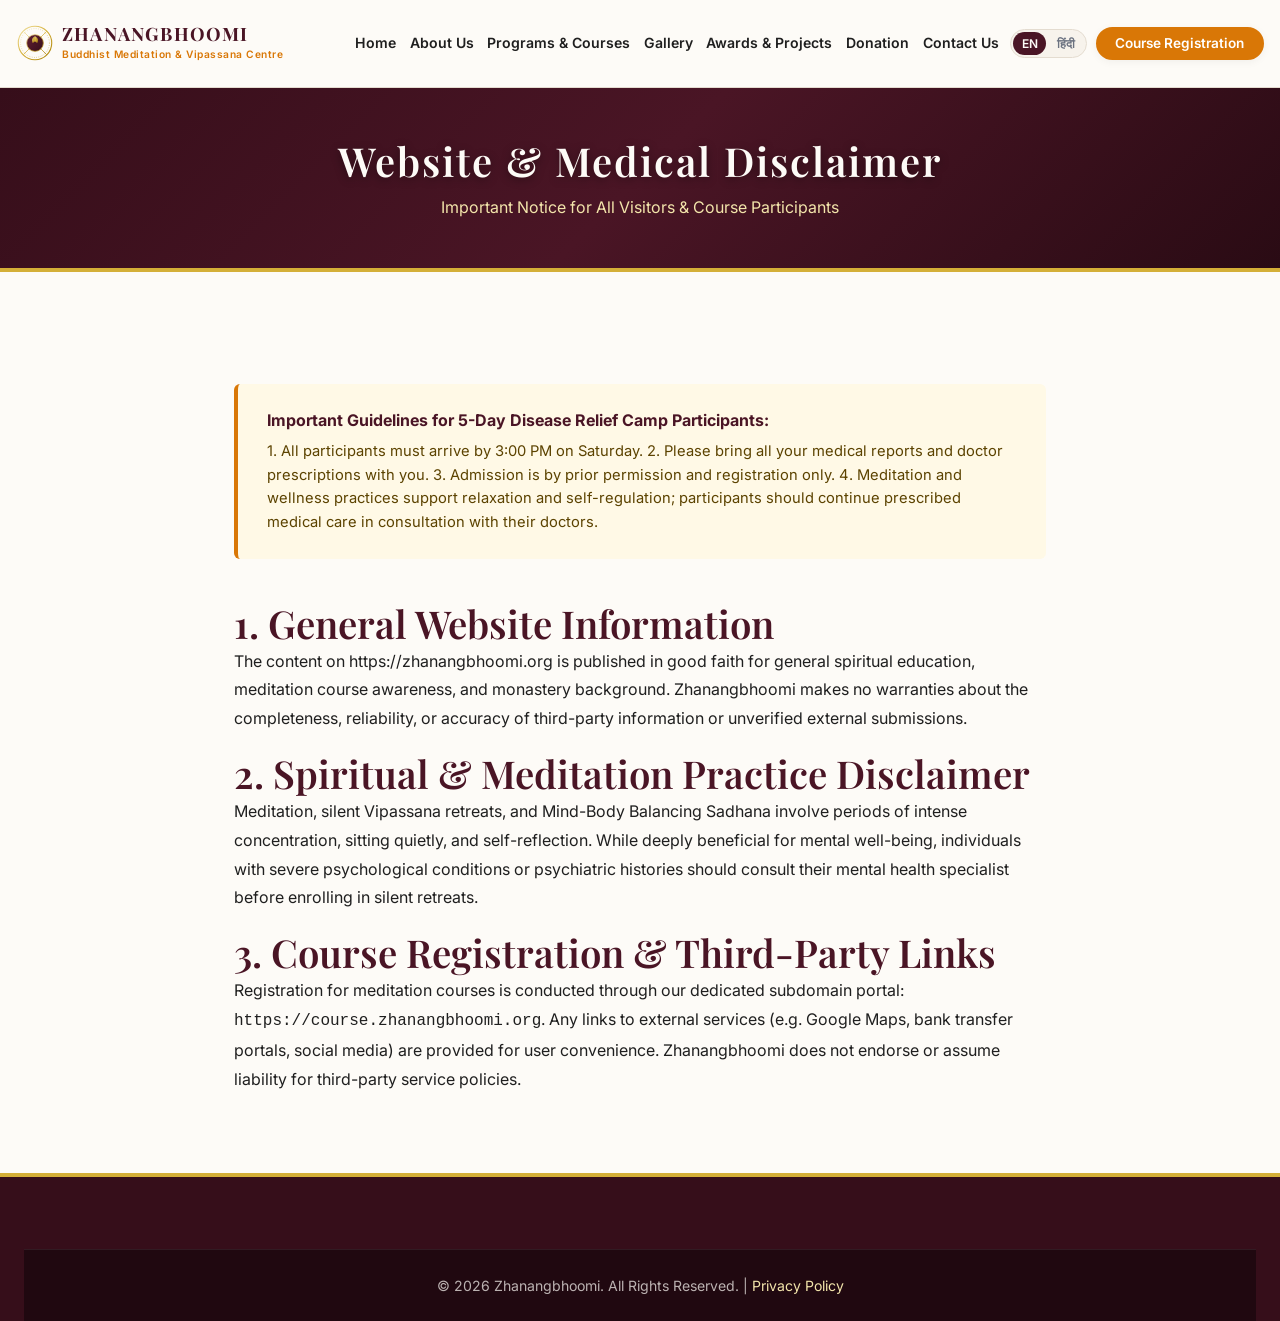
<file: disclaimer.html>
<!DOCTYPE html>
<html lang="en">
<head>
  <meta charset="UTF-8">
  <meta name="viewport" content="width=device-width, initial-scale=1.0">
  <title>Disclaimer | Zhanangbhoomi Buddhist Meditation Centre</title>

  <meta name="description" content="Medical and website disclaimer for Zhanangbhoomi Buddhist Meditation & Vipassana Centre.">
  <link rel="canonical" href="https://zhanangbhoomi.org/disclaimer.html">

  <link rel="stylesheet" href="assets/css/style.css">
  <link rel="stylesheet" href="assets/css/animation.css">
  <link rel="icon" type="image/svg+xml" href="assets/images/logo/logo-mark.svg">
</head>
<body>

  <!-- Header -->
  <header class="site-header">
    <div class="container">
      <div class="header-inner">
        <a href="index.html" class="brand-logo">
          <img src="assets/images/logo/logo-mark.svg" alt="Zhanangbhoomi Emblem" class="logo-icon-svg">
          <div class="brand-text-group">
            <span class="brand-name" data-i18n="hero_title">ZHANANGBHOOMI</span>
            <span class="brand-subtitle" data-i18n="site_subtitle">Buddhist Meditation &amp; Vipassana Centre</span>
          </div>
        </a>

        <button type="button" class="mobile-nav-toggle" aria-label="Toggle Navigation Menu" aria-expanded="false">
          <span class="hamburger-line line-1"></span>
          <span class="hamburger-line line-2"></span>
          <span class="hamburger-line line-3"></span>
        </button>

        <div class="nav-menu-wrapper">
          <nav aria-label="Main Navigation">
            <ul class="nav-list">
              <li><a href="index.html" class="nav-link" data-i18n="nav_home">Home</a></li>
              <li><a href="about.html" class="nav-link" data-i18n="nav_about">About Us</a></li>
              <li><a href="programs.html" class="nav-link" data-i18n="nav_programs">Programs</a></li>
              <li><a href="gallery.html" class="nav-link" data-i18n="nav_gallery">Gallery</a></li>
              <li><a href="awards.html" class="nav-link" data-i18n="nav_awards">Awards</a></li>
              <li><a href="donation.html" class="nav-link" data-i18n="nav_donation">Donation</a></li>
              <li><a href="contact.html" class="nav-link" data-i18n="nav_contact">Contact</a></li>
            </ul>
          </nav>

          <div class="lang-selector" role="group" aria-label="Language Selector">
            <button type="button" class="lang-btn active" data-lang="en">EN</button>
            <button type="button" class="lang-btn" data-lang="hi">हिंदी</button>
          </div>

          <div class="header-actions">
            <a href="https://course.zhanangbhoomi.org" target="_blank" rel="noopener noreferrer" class="btn btn-secondary btn-sm js-portal-url" data-i18n="nav_register_btn">
              Course Registration
            </a>
          </div>
        </div>
      </div>
    </div>
  </header>
  <div class="nav-backdrop"></div>

  <!-- Hero Banner -->
  <section class="hero-section" style="padding: 3rem 0;">
    <div class="container text-center reveal">
      <h1 class="hero-title" style="font-size: 2.5rem;">Website &amp; Medical Disclaimer</h1>
      <p style="color: var(--color-gold-light);">Important Notice for All Visitors &amp; Course Participants</p>
    </div>
  </section>

  <!-- Content -->
  <main id="main-content" class="section-padding">
    <div class="container" style="max-width: 860px; line-height: 1.8;">

      <div class="medical-disclaimer-box" style="margin-bottom: 2.5rem;">
        <strong data-i18n="medical_disclaimer_title">Medical Meditation &amp; Wellness Disclaimer:</strong>
        <span data-i18n="medical_disclaimer_text">The information provided on this website is for general educational and informational purposes only. Meditation and wellness practices described on this website are not intended to diagnose, treat, cure, or prevent any disease or medical condition. Participants should consult a qualified healthcare professional for medical concerns and should not discontinue prescribed treatment based on information presented here.</span>
      </div>
      
      <h2>1. General Website Information</h2>
      <p>
        The content on https://zhanangbhoomi.org is published in good faith for general spiritual education, meditation course awareness, and monastery background. Zhanangbhoomi makes no warranties about the completeness, reliability, or accuracy of third-party information or unverified external submissions.
      </p>

      <h2>2. Spiritual &amp; Meditation Practice Disclaimer</h2>
      <p>
        Meditation, silent Vipassana retreats, and Mind-Body Balancing Sadhana involve periods of intense concentration, sitting quietly, and self-reflection. While deeply beneficial for mental well-being, individuals with severe psychological conditions or psychiatric histories should consult their mental health specialist before enrolling in silent retreats.
      </p>

      <h2>3. Course Registration &amp; Third-Party Links</h2>
      <p>
        Registration for meditation courses is conducted through our dedicated subdomain portal: <code>https://course.zhanangbhoomi.org</code>. Any links to external services (e.g. Google Maps, bank transfer portals, social media) are provided for user convenience. Zhanangbhoomi does not endorse or assume liability for third-party service policies.
      </p>

    </div>
  </main>

  <!-- Footer -->
  <footer class="site-footer">
    <div class="container">
      <div class="footer-bottom">
        <p>&copy; 2026 Zhanangbhoomi. All Rights Reserved. | <a href="privacy-policy.html" style="color: var(--color-gold-light);">Privacy Policy</a></p>
      </div>
    </div>
  </footer>

  <script src="assets/js/config.js"></script>
  <script src="assets/js/translations.js"></script>
  <script src="assets/js/main.js"></script>
</body>
</html>
</file>
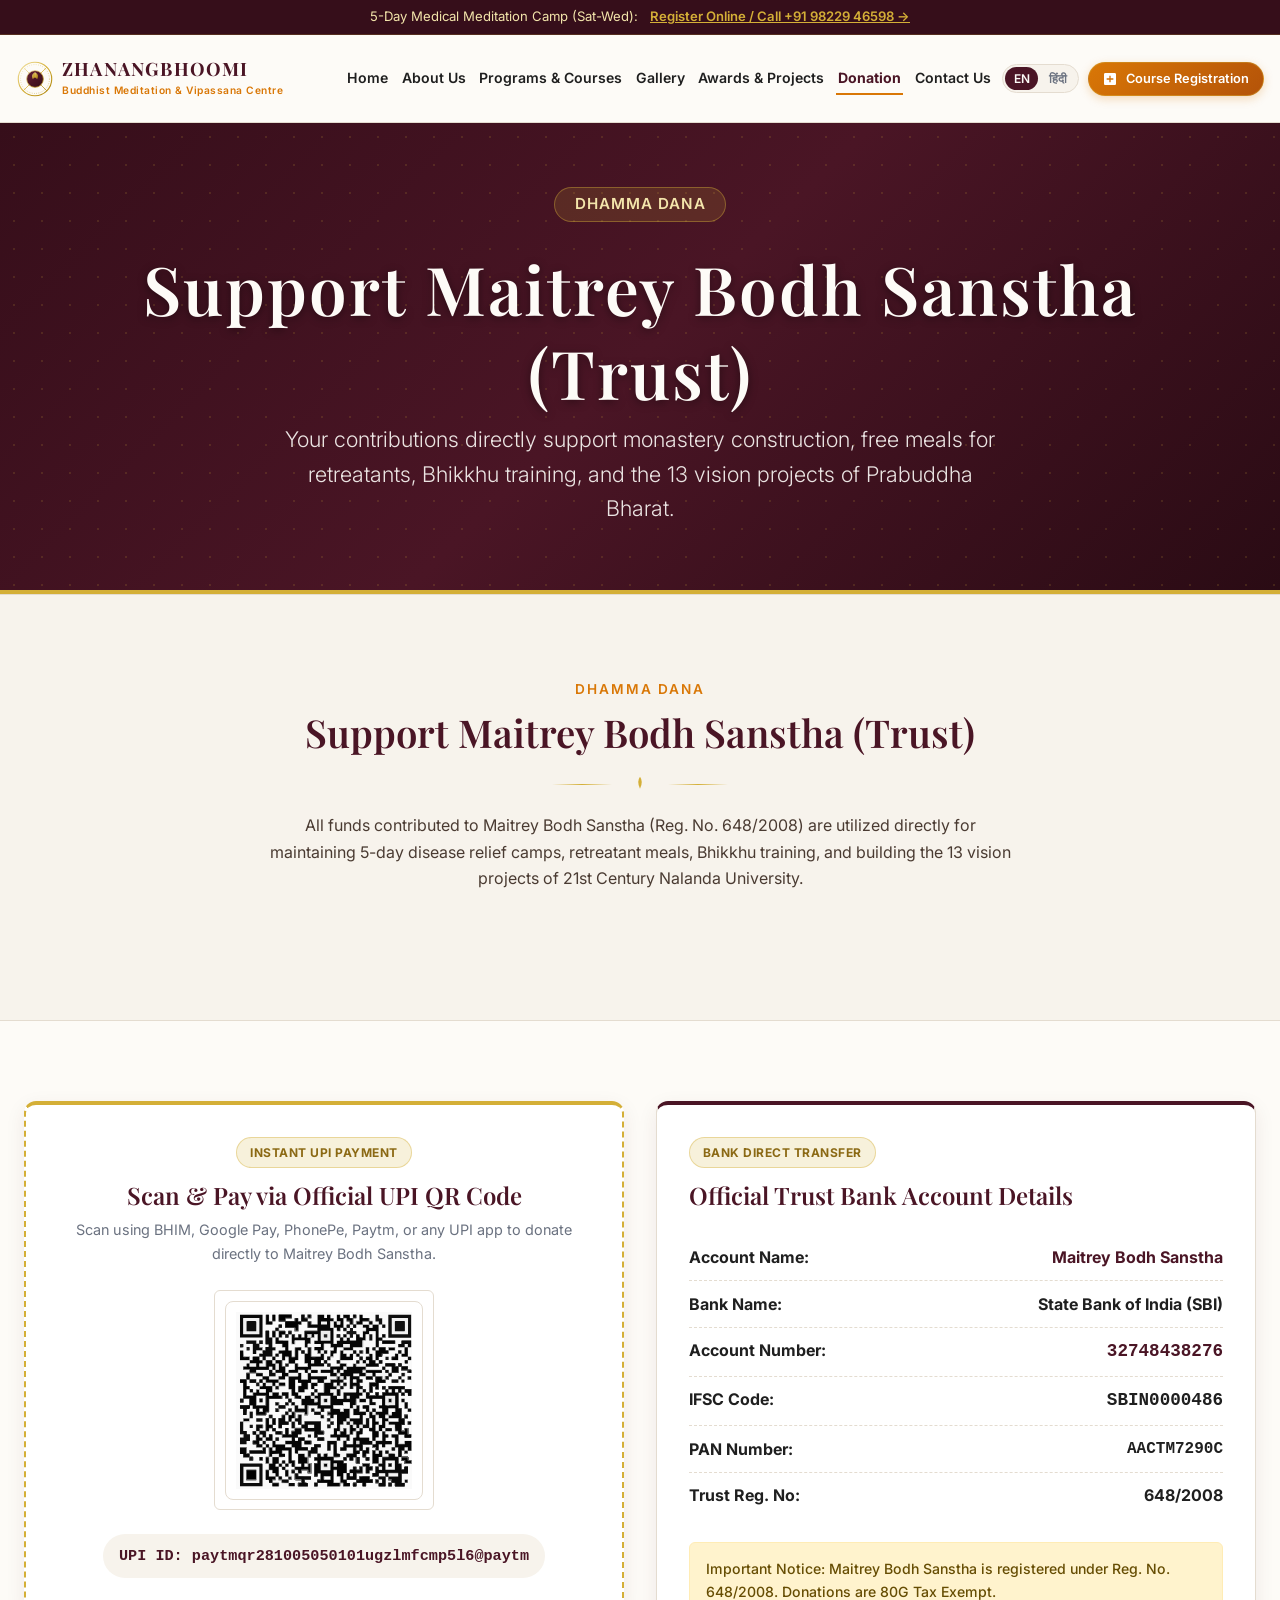
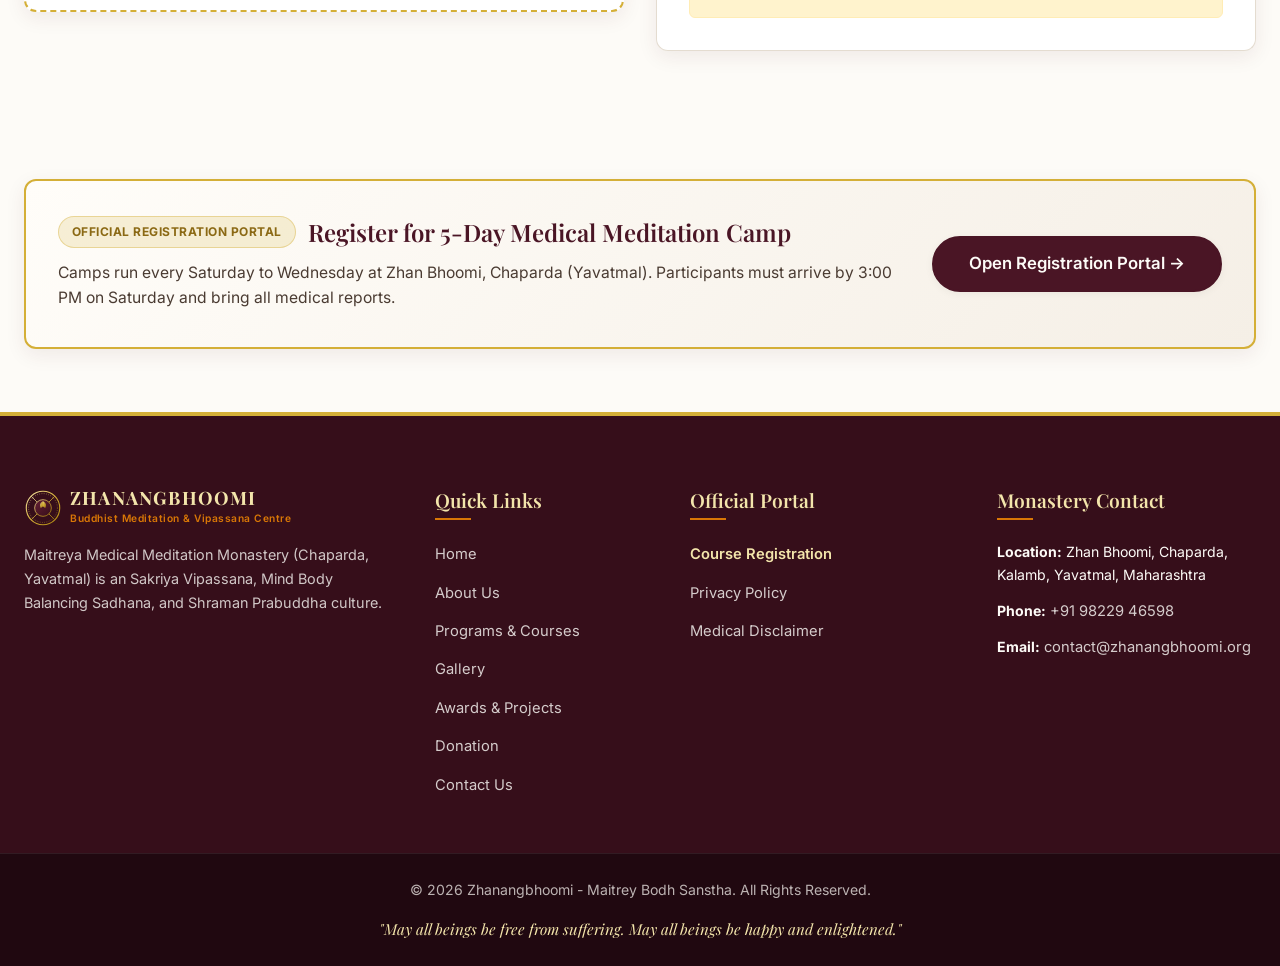
<file: donation.html>
<!DOCTYPE html>
<html lang="en">
<head>
  <meta charset="UTF-8">
  <meta name="viewport" content="width=device-width, initial-scale=1.0">
  <title>Donation | Support Dhamma | Zhanangbhoomi</title>

  <!-- SEO Meta Tags -->
  <meta name="description" content="Support Maitrey Bodh Sanstha and Zhanangbhoomi Buddhist Meditation Centre. 80G Tax Exempt donations for monastery development, Bhikkhu training, and  5-day camps.">
  <meta name="keywords" content="Donate to Zhanangbhoomi, Dana Practice, Maitrey Bodh Sanstha, 80G Tax Exempt, SBI Bank Transfer, UPI Donation, SBIN0000486">
  <link rel="canonical" href="https://zhanangbhoomi.org/donation.html">

  <link rel="stylesheet" href="assets/css/style.css">
  <link rel="stylesheet" href="assets/css/animation.css">
  <link rel="icon" type="image/svg+xml" href="assets/images/logo/logo-mark.svg">
</head>
<body>

  <!-- Top Notice Bar -->
  <div class="top-notice-bar">
    <div class="container">
      <span data-i18n="top_notice">5-Day Medical Meditation Camp (Sat-Wed):</span>
      <a href="https://course.zhanangbhoomi.org" target="_blank" rel="noopener noreferrer" class="js-portal-url" data-i18n="top_notice_link">Register Online / Call +91 98229 46598 &rarr;</a>
    </div>
  </div>

  <!-- Header -->
  <header class="site-header">
    <div class="container">
      <div class="header-inner">
        <a href="index.html" class="brand-logo">
          <img src="assets/images/logo/logo-mark.svg" alt="Zhanangbhoomi Emblem" class="logo-icon-svg">
          <div class="brand-text-group">
            <span class="brand-name" data-i18n="hero_title">ZHANANGBHOOMI</span>
            <span class="brand-subtitle" data-i18n="site_subtitle">Buddhist Meditation &amp; Vipassana Centre</span>
          </div>
        </a>

        <button type="button" class="mobile-nav-toggle" aria-label="Toggle Navigation Menu" aria-expanded="false">
          <span class="hamburger-line line-1"></span>
          <span class="hamburger-line line-2"></span>
          <span class="hamburger-line line-3"></span>
        </button>

        <div class="nav-menu-wrapper">
          <nav aria-label="Main Navigation">
            <ul class="nav-list">
              <li><a href="index.html" class="nav-link" data-i18n="nav_home">Home</a></li>
              <li><a href="about.html" class="nav-link" data-i18n="nav_about">About Us</a></li>
              <li><a href="programs.html" class="nav-link" data-i18n="nav_programs">Programs</a></li>
              <li><a href="gallery.html" class="nav-link" data-i18n="nav_gallery">Gallery</a></li>
              <li><a href="awards.html" class="nav-link" data-i18n="nav_awards">Awards &amp; Projects</a></li>
              <li><a href="donation.html" class="nav-link active" data-i18n="nav_donation">Donation</a></li>
              <li><a href="contact.html" class="nav-link" data-i18n="nav_contact">Contact</a></li>
            </ul>
          </nav>

          <div class="lang-selector" role="group" aria-label="Language Selector">
            <button type="button" class="lang-btn active" data-lang="en">EN</button>
            <button type="button" class="lang-btn" data-lang="hi">हिंदी</button>
          </div>

          <div class="header-actions">
            <a href="https://course.zhanangbhoomi.org" target="_blank" rel="noopener noreferrer" class="btn-registration-portal js-portal-url">
              <svg class="portal-icon" viewBox="0 0 24 24"><path d="M19 3H5c-1.1 0-2 .9-2 2v14c0 1.1.9 2 2 2h14c1.1 0 2-.9 2-2V5c0-1.1-.9-2-2-2zm-2 10h-4v4h-2v-4H7v-2h4V7h2v4h4v2z"/></svg>
              <span data-i18n="nav_register_btn">Course Registration</span>
            </a>
          </div>
        </div>
      </div>
    </div>
  </header>
  <div class="nav-backdrop"></div>

  <!-- Page Banner -->
  <section class="hero-section" style="padding: 4rem 0;">
    <div class="hero-bg-pattern"></div>
    <div class="container text-center reveal">
      <div class="hero-subtitle-pill" data-i18n="donation_subtitle">DHAMMA DANA</div>
      <h1 class="hero-title" data-i18n="donation_title">Support Maitrey Bodh Sanstha</h1>
      <p class="hero-tagline" style="margin-bottom: 0;" data-i18n="donation_text">
        Your generous support enables us to offer meditation courses, maintain monastery facilities, and spread peace to all beings.
      </p>
    </div>
  </section>

  <!-- Main Content -->
  <main id="main-content">
    <section class="section-padding bg-alt">
      <div class="container">
        <div class="section-header reveal">
          <span class="section-subtitle" data-i18n="donation_subtitle">THE NOBLE PURPOSE OF DANA</span>
          <h2 class="section-title" data-i18n="donation_title">Why Your Contribution Matters</h2>
          <div class="divider-lotus">
            <svg class="lotus-icon-small" viewBox="0 0 100 100">
              <path d="M50 20 Q65 40 50 70 Q35 40 50 20 Z" fill="#D4AF37"/>
            </svg>
          </div>
          <p style="max-width: 800px; margin: 0 auto; color: var(--color-earth);">
            All funds contributed to Maitrey Bodh Sanstha (Reg. No. 648/2008) are utilized directly for maintaining 5-day disease relief camps, retreatant meals, Bhikkhu training, and building the 13 vision projects of 21st Century Nalanda University.
          </p>
        </div>
      </div>
    </section>

    <!-- Payment Options Grid Section -->
    <section class="section-padding">
      <div class="container">
        <div class="donation-grid" style="display: grid; grid-template-columns: repeat(auto-fit, minmax(320px, 1fr)); gap: 2rem;">
          
          <!-- UPI QR Card -->
          <div class="qr-card-box reveal delay-100" style="background: var(--color-white); padding: 2rem; border-radius: var(--border-radius-md); box-shadow: var(--shadow-md); text-align: center; border-top: 4px solid var(--color-gold);">
            <span class="badge badge-gold" style="margin-bottom: 0.75rem;">INSTANT UPI PAYMENT</span>
            <h3 style="color: var(--color-burgundy); font-size: 1.5rem; margin-bottom: 0.5rem;" data-i18n="qr_title">Scan &amp; Pay via UPI</h3>
            <p style="font-size: 0.9rem; color: var(--color-muted);" data-i18n="qr_desc">Scan the QR code using BHIM, Google Pay, PhonePe, Paytm, or any UPI app.</p>
            
            <div class="qr-image-container" style="max-width: 220px; margin: 1.5rem auto;">
              <img src="assets/images/donation/upi-qr.svg" alt="Zhanangbhoomi UPI QR Code" style="width: 100%; height: auto; border: 1px solid var(--color-border); padding: 10px; border-radius: 8px;">
            </div>

            <div style="font-family: monospace; font-weight: 700; font-size: 0.95rem; color: var(--color-burgundy); background: var(--color-cream-alt); padding: 0.6rem 1rem; border-radius: 30px; display: inline-block;">
              UPI ID: <span class="js-upi-id">paytmqr281005050101ugzlmfcmp5l6@paytm</span>
            </div>
          </div>

          <!-- Bank Account Details Card -->
          <div class="bank-details-card reveal delay-200" style="background: var(--color-white); padding: 2rem; border-radius: var(--border-radius-md); box-shadow: var(--shadow-md); border-top: 4px solid var(--color-burgundy);">
            <span class="badge badge-gold" style="margin-bottom: 0.75rem;">BANK DIRECT TRANSFER</span>
            <h3 style="color: var(--color-burgundy); font-size: 1.5rem; margin-bottom: 1rem;" data-i18n="bank_title">Official Trust Bank Account Details</h3>

            <ul class="bank-list" style="list-style: none; padding: 0; margin-bottom: 1.5rem;">
              <li style="padding: 0.6rem 0; border-bottom: 1px dashed var(--color-border); display: flex; justify-content: space-between; flex-wrap: wrap;">
                <strong style="color: var(--color-earth-dark);">Account Name:</strong>
                <span class="js-account-name" style="font-weight: 700; color: var(--color-burgundy);">Maitrey Bodh Sanstha</span>
              </li>
              <li style="padding: 0.6rem 0; border-bottom: 1px dashed var(--color-border); display: flex; justify-content: space-between; flex-wrap: wrap;">
                <strong style="color: var(--color-earth-dark);">Bank Name:</strong>
                <span class="js-bank-name" style="font-weight: 700; color: var(--color-earth-dark);">State Bank of India (SBI)</span>
              </li>
              <li style="padding: 0.6rem 0; border-bottom: 1px dashed var(--color-border); display: flex; justify-content: space-between; flex-wrap: wrap;">
                <strong style="color: var(--color-earth-dark);">Account Number:</strong>
                <span class="js-account-number" style="font-weight: 700; font-family: monospace; font-size: 1.1rem; color: var(--color-burgundy);">32748438276</span>
              </li>
              <li style="padding: 0.6rem 0; border-bottom: 1px dashed var(--color-border); display: flex; justify-content: space-between; flex-wrap: wrap;">
                <strong style="color: var(--color-earth-dark);">IFSC Code:</strong>
                <span class="js-ifsc-code" style="font-weight: 700; font-family: monospace; font-size: 1.1rem; color: var(--color-gold-dark);">SBIN0000486</span>
              </li>
              <li style="padding: 0.6rem 0; border-bottom: 1px dashed var(--color-border); display: flex; justify-content: space-between; flex-wrap: wrap;">
                <strong style="color: var(--color-earth-dark);">PAN Number:</strong>
                <span class="js-pan" style="font-weight: 700; font-family: monospace;">AACTM7290C</span>
              </li>
              <li style="padding: 0.6rem 0; display: flex; justify-content: space-between; flex-wrap: wrap;">
                <strong style="color: var(--color-earth-dark);">Trust Reg. No:</strong>
                <span style="font-weight: 700;">648/2008</span>
              </li>
            </ul>

            <div style="background-color: #FFF3CD; border: 1px solid #FFECB5; padding: 0.85rem 1rem; border-radius: var(--border-radius-sm); font-size: 0.88rem; color: #664D03; font-weight: 500;" data-i18n="bank_notice">
              Important Notice: Maitrey Bodh Sanstha is registered under Reg. No. 648/2008. Donations are 80G Tax Exempt (PAN: AACTM7290C).
            </div>
          </div>

        </div>
      </div>
    </section>

    <!-- Official Portal Banner Component -->
    <section class="container" style="margin-bottom: 4rem;">
      <div class="portal-component-banner reveal">
        <div class="portal-banner-inner">
          <div class="portal-info">
            <div class="portal-header-group">
              <span class="badge badge-gold" data-i18n="portal_badge">Official Registration Portal</span>
              <h3 class="portal-title" data-i18n="portal_banner_title">Register for a Course</h3>
            </div>
            <p class="portal-desc" data-i18n="portal_banner_desc">
              All participant registrations for Vipassana and 5-day meditation camps are handled via our official online portal.
            </p>
          </div>
          <div class="portal-cta">
            <a href="https://course.zhanangbhoomi.org" target="_blank" rel="noopener noreferrer" class="btn btn-primary btn-lg js-portal-url" data-i18n="btn_open_portal">
              Open Registration Portal &rarr;
            </a>
          </div>
        </div>
      </div>
    </section>
  </main>

  <!-- Footer -->
  <footer class="site-footer">
    <div class="container">
      <div class="footer-grid">
        <div class="footer-col-about">
          <a href="index.html" class="brand-logo" style="margin-bottom: 1rem;">
            <img src="assets/images/logo/logo-mark.svg" alt="Zhanangbhoomi Emblem" class="logo-icon-svg">
            <div class="brand-text-group">
              <span class="brand-name" data-i18n="hero_title">ZHANANGBHOOMI</span>
              <span class="brand-subtitle" data-i18n="site_subtitle">Buddhist Meditation &amp; Vipassana Centre</span>
            </div>
          </a>
          <p class="footer-about-text" data-i18n="footer_about">
            Maitreya Medical Meditation Monastery is dedicated to peaceful meditation, Vipassana, and spiritual growth.
          </p>
        </div>

        <div>
          <h4 class="footer-heading" data-i18n="footer_quick_links">Quick Links</h4>
          <ul class="footer-links">
            <li><a href="index.html" data-i18n="nav_home">Home Page</a></li>
            <li><a href="about.html" data-i18n="nav_about">About Zhanangbhoomi</a></li>
            <li><a href="programs.html" data-i18n="nav_programs">Meditation Courses</a></li>
            <li><a href="gallery.html" data-i18n="nav_gallery">Monastery Gallery</a></li>
            <li><a href="awards.html" data-i18n="nav_awards">Awards &amp; Projects</a></li>
            <li><a href="donation.html" data-i18n="nav_donation">Support Dhamma</a></li>
            <li><a href="contact.html" data-i18n="nav_contact">Contact Us</a></li>
          </ul>
        </div>

        <div>
          <h4 class="footer-heading" data-i18n="footer_official_portal">Official Portal</h4>
          <ul class="footer-links">
            <li><a href="https://course.zhanangbhoomi.org" target="_blank" rel="noopener noreferrer" class="js-portal-url" style="color: var(--color-gold-light); font-weight: 600;" data-i18n="nav_register_btn">&bull; Course Registration Portal</a></li>
            <li><a href="privacy-policy.html">Privacy Policy</a></li>
            <li><a href="disclaimer.html">Medical Disclaimer</a></li>
          </ul>
        </div>

        <div>
          <h4 class="footer-heading" data-i18n="footer_contact_details">Contact Details</h4>
          <ul class="footer-links" style="font-size: 0.88rem;">
            <li><strong>Location:</strong> <span class="js-address">Zhan Bhoomi, Chaparda, Kalamb, Yavatmal, Maharashtra</span></li>
            <li><strong>Phone:</strong> <a href="tel:+919822946598" class="js-phone">+91 98229 46598 / +91 94213 39911</a></li>
            <li><strong>Email:</strong> <a href="mailto:contact@zhanangbhoomi.org" class="js-email">contact@zhanangbhoomi.org</a></li>
          </ul>
        </div>
      </div>
    </div>

    <div class="footer-bottom">
      <div class="container">
        <p data-i18n="footer_copyright">&copy; 2026 Zhanangbhoomi. All Rights Reserved.</p>
        <p class="metta-quote" data-i18n="metta_quote">"May all beings be happy. May all beings be peaceful."</p>
      </div>
    </div>
  </footer>

  <script src="assets/js/config.js"></script>
  <script src="assets/js/translations.js"></script>
  <script src="assets/js/main.js"></script>
</body>
</html>
</file>
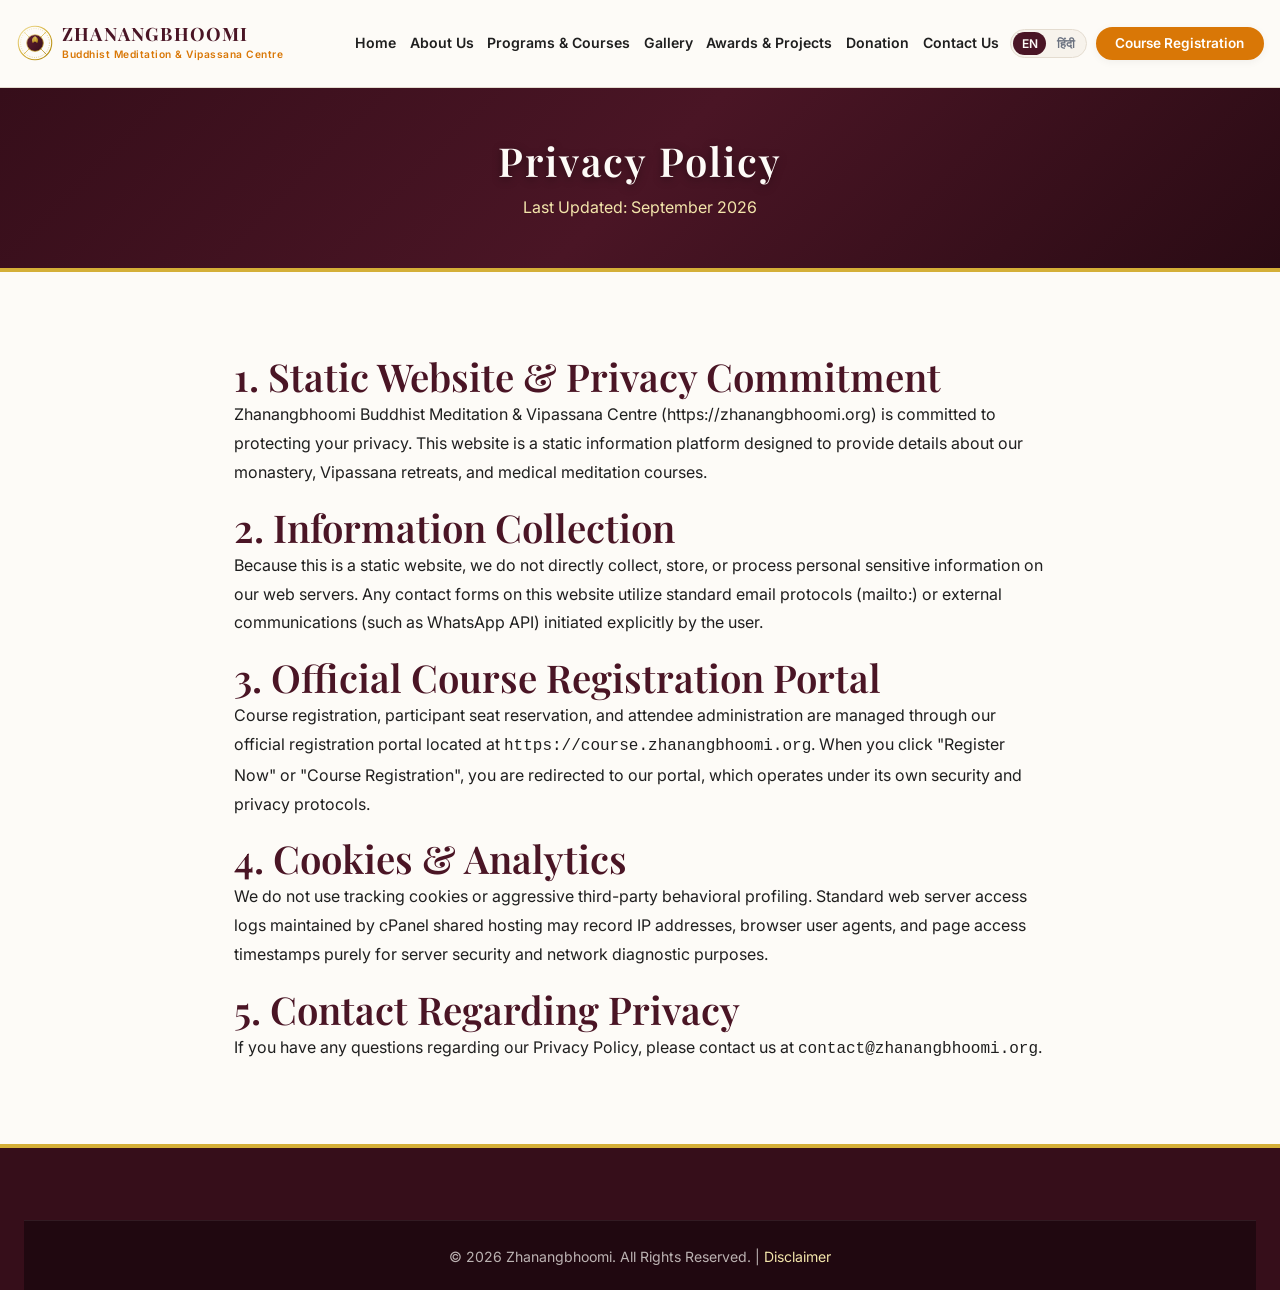
<file: privacy-policy.html>
<!DOCTYPE html>
<html lang="en">
<head>
  <meta charset="UTF-8">
  <meta name="viewport" content="width=device-width, initial-scale=1.0">
  <title>Privacy Policy | Zhanangbhoomi Buddhist Meditation Centre</title>

  <meta name="description" content="Privacy Policy for Zhanangbhoomi Buddhist Meditation & Vipassana Centre static website.">
  <link rel="canonical" href="https://zhanangbhoomi.org/privacy-policy.html">

  <link rel="stylesheet" href="assets/css/style.css">
  <link rel="stylesheet" href="assets/css/animation.css">
  <link rel="icon" type="image/svg+xml" href="assets/images/logo/logo-mark.svg">
</head>
<body>

  <!-- Header -->
  <header class="site-header">
    <div class="container">
      <div class="header-inner">
        <a href="index.html" class="brand-logo">
          <img src="assets/images/logo/logo-mark.svg" alt="Zhanangbhoomi Emblem" class="logo-icon-svg">
          <div class="brand-text-group">
            <span class="brand-name" data-i18n="hero_title">ZHANANGBHOOMI</span>
            <span class="brand-subtitle" data-i18n="site_subtitle">Buddhist Meditation &amp; Vipassana Centre</span>
          </div>
        </a>

        <button type="button" class="mobile-nav-toggle" aria-label="Toggle Navigation Menu" aria-expanded="false">
          <span class="hamburger-line line-1"></span>
          <span class="hamburger-line line-2"></span>
          <span class="hamburger-line line-3"></span>
        </button>

        <div class="nav-menu-wrapper">
          <nav aria-label="Main Navigation">
            <ul class="nav-list">
              <li><a href="index.html" class="nav-link" data-i18n="nav_home">Home</a></li>
              <li><a href="about.html" class="nav-link" data-i18n="nav_about">About Us</a></li>
              <li><a href="programs.html" class="nav-link" data-i18n="nav_programs">Programs</a></li>
              <li><a href="gallery.html" class="nav-link" data-i18n="nav_gallery">Gallery</a></li>
              <li><a href="awards.html" class="nav-link" data-i18n="nav_awards">Awards</a></li>
              <li><a href="donation.html" class="nav-link" data-i18n="nav_donation">Donation</a></li>
              <li><a href="contact.html" class="nav-link" data-i18n="nav_contact">Contact</a></li>
            </ul>
          </nav>

          <div class="lang-selector" role="group" aria-label="Language Selector">
            <button type="button" class="lang-btn active" data-lang="en">EN</button>
            <button type="button" class="lang-btn" data-lang="hi">हिंदी</button>
          </div>

          <div class="header-actions">
            <a href="https://course.zhanangbhoomi.org" target="_blank" rel="noopener noreferrer" class="btn btn-secondary btn-sm js-portal-url" data-i18n="nav_register_btn">
              Course Registration
            </a>
          </div>
        </div>
      </div>
    </div>
  </header>
  <div class="nav-backdrop"></div>

  <!-- Hero Banner -->
  <section class="hero-section" style="padding: 3rem 0;">
    <div class="container text-center reveal">
      <h1 class="hero-title" style="font-size: 2.5rem;">Privacy Policy</h1>
      <p style="color: var(--color-gold-light);">Last Updated: September 2026</p>
    </div>
  </section>

  <!-- Content -->
  <main id="main-content" class="section-padding">
    <div class="container" style="max-width: 860px; line-height: 1.8;">
      
      <h2>1. Static Website &amp; Privacy Commitment</h2>
      <p>
        Zhanangbhoomi Buddhist Meditation &amp; Vipassana Centre (https://zhanangbhoomi.org) is committed to protecting your privacy. This website is a static information platform designed to provide details about our monastery, Vipassana retreats, and medical meditation courses.
      </p>

      <h2>2. Information Collection</h2>
      <p>
        Because this is a static website, we do not directly collect, store, or process personal sensitive information on our web servers. Any contact forms on this website utilize standard email protocols (mailto:) or external communications (such as WhatsApp API) initiated explicitly by the user.
      </p>

      <h2>3. Official Course Registration Portal</h2>
      <p>
        Course registration, participant seat reservation, and attendee administration are managed through our official registration portal located at <code>https://course.zhanangbhoomi.org</code>. When you click "Register Now" or "Course Registration", you are redirected to our portal, which operates under its own security and privacy protocols.
      </p>

      <h2>4. Cookies &amp; Analytics</h2>
      <p>
        We do not use tracking cookies or aggressive third-party behavioral profiling. Standard web server access logs maintained by cPanel shared hosting may record IP addresses, browser user agents, and page access timestamps purely for server security and network diagnostic purposes.
      </p>

      <h2>5. Contact Regarding Privacy</h2>
      <p>
        If you have any questions regarding our Privacy Policy, please contact us at <code>contact@zhanangbhoomi.org</code>.
      </p>

    </div>
  </main>

  <!-- Footer -->
  <footer class="site-footer">
    <div class="container">
      <div class="footer-bottom">
        <p>&copy; 2026 Zhanangbhoomi. All Rights Reserved. | <a href="disclaimer.html" style="color: var(--color-gold-light);">Disclaimer</a></p>
      </div>
    </div>
  </footer>

  <script src="assets/js/config.js"></script>
  <script src="assets/js/translations.js"></script>
  <script src="assets/js/main.js"></script>
</body>
</html>
</file>
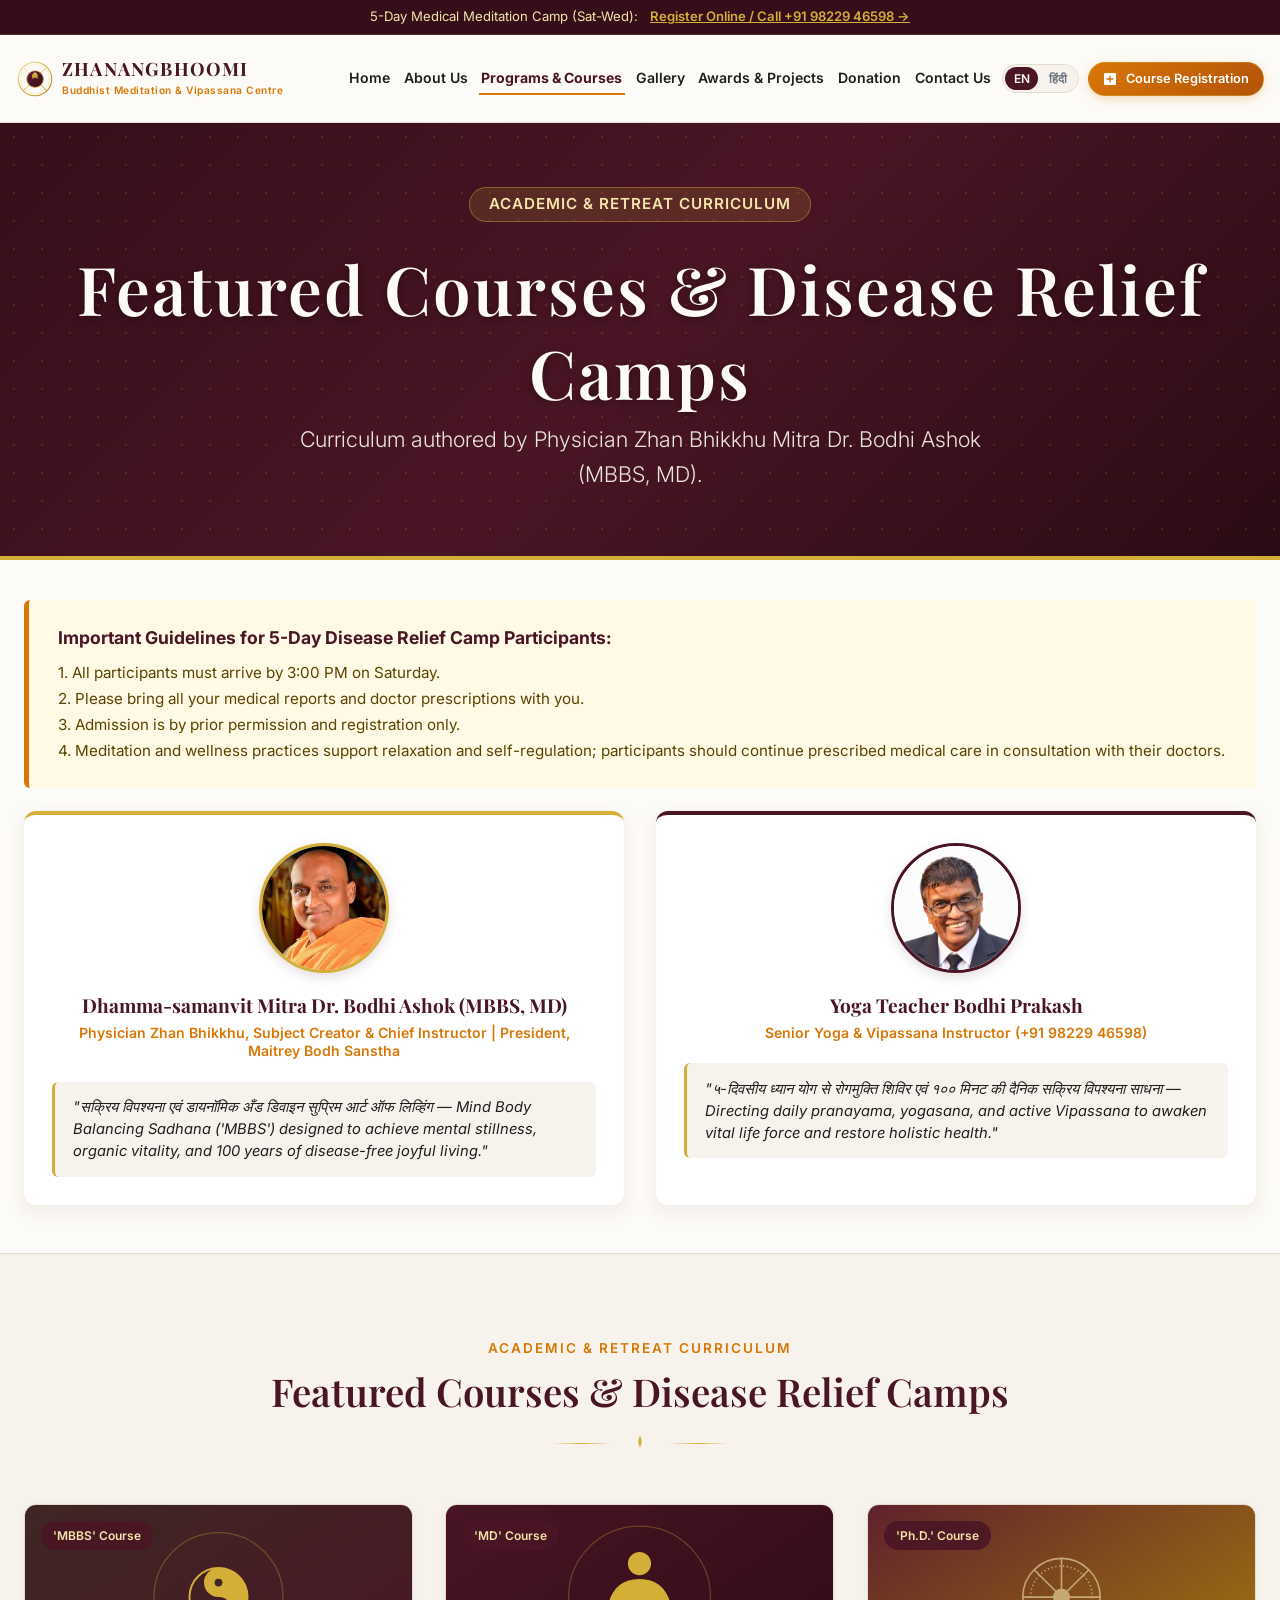
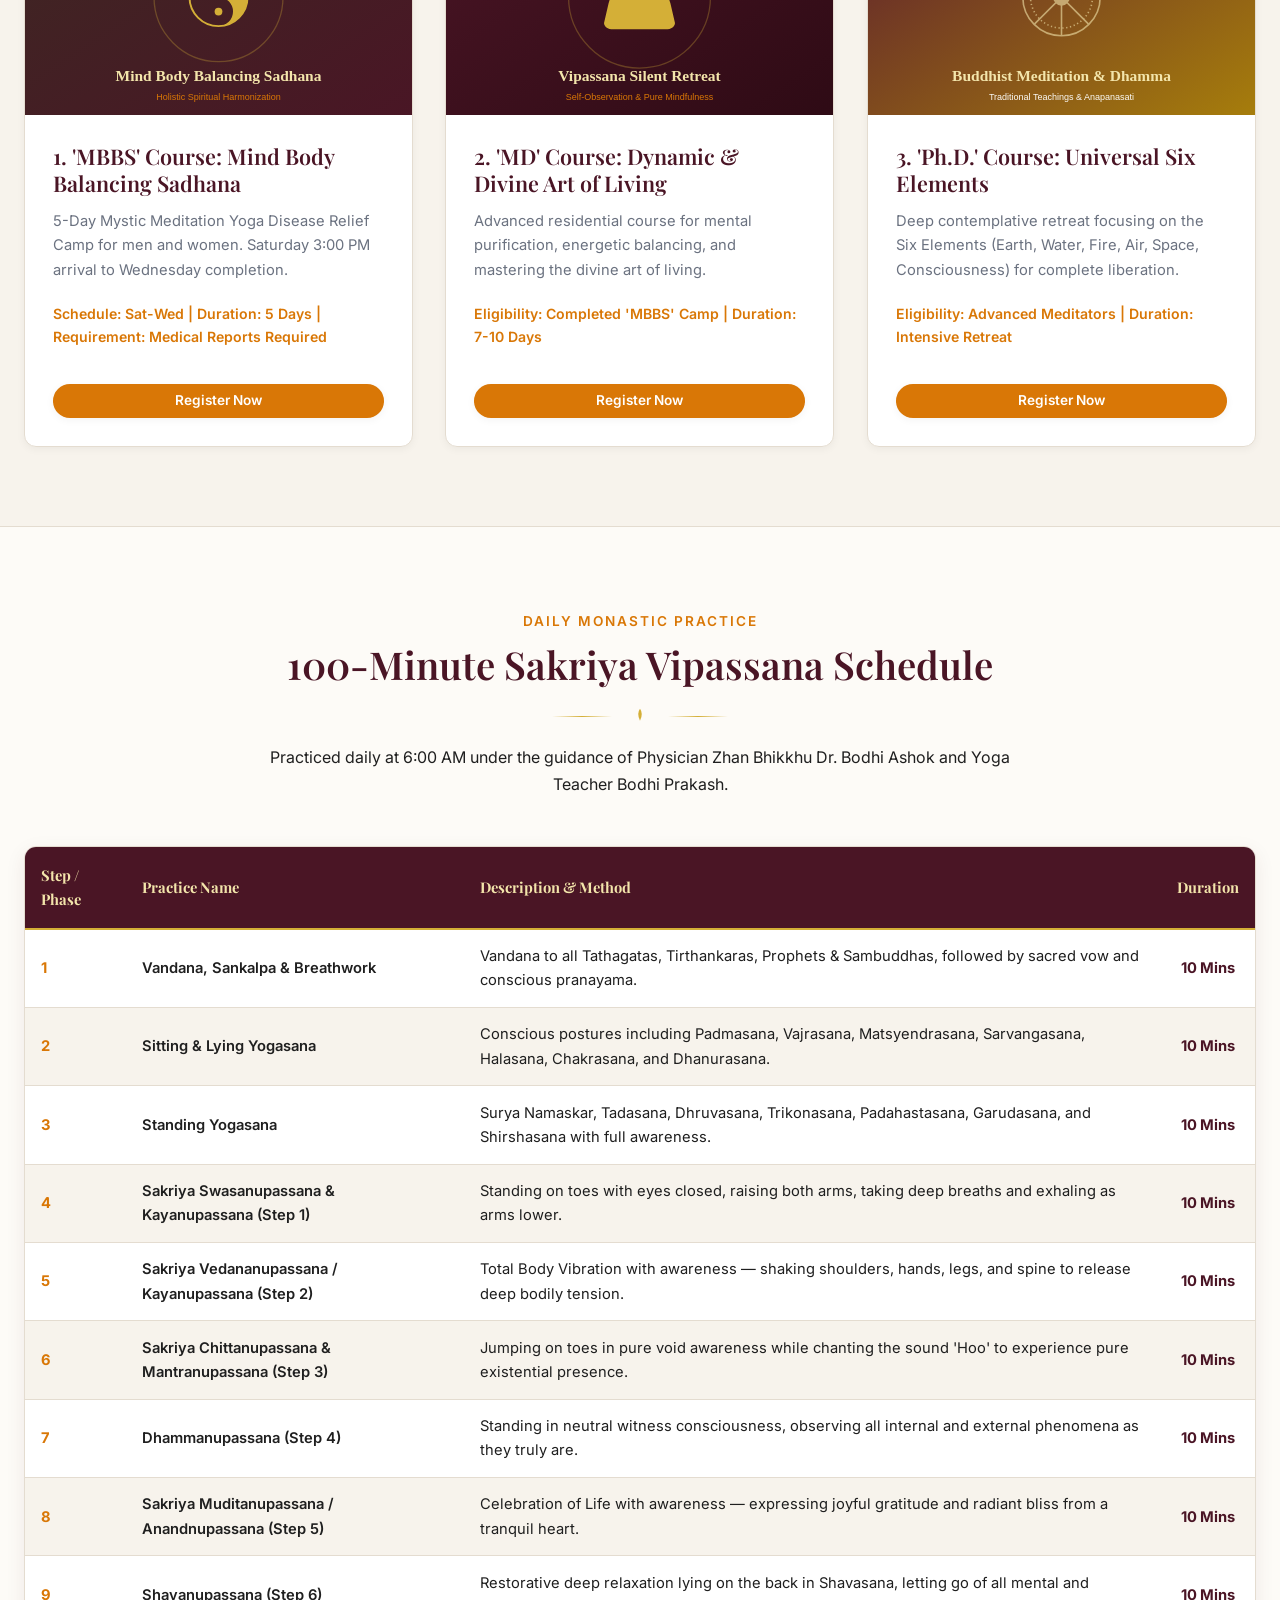
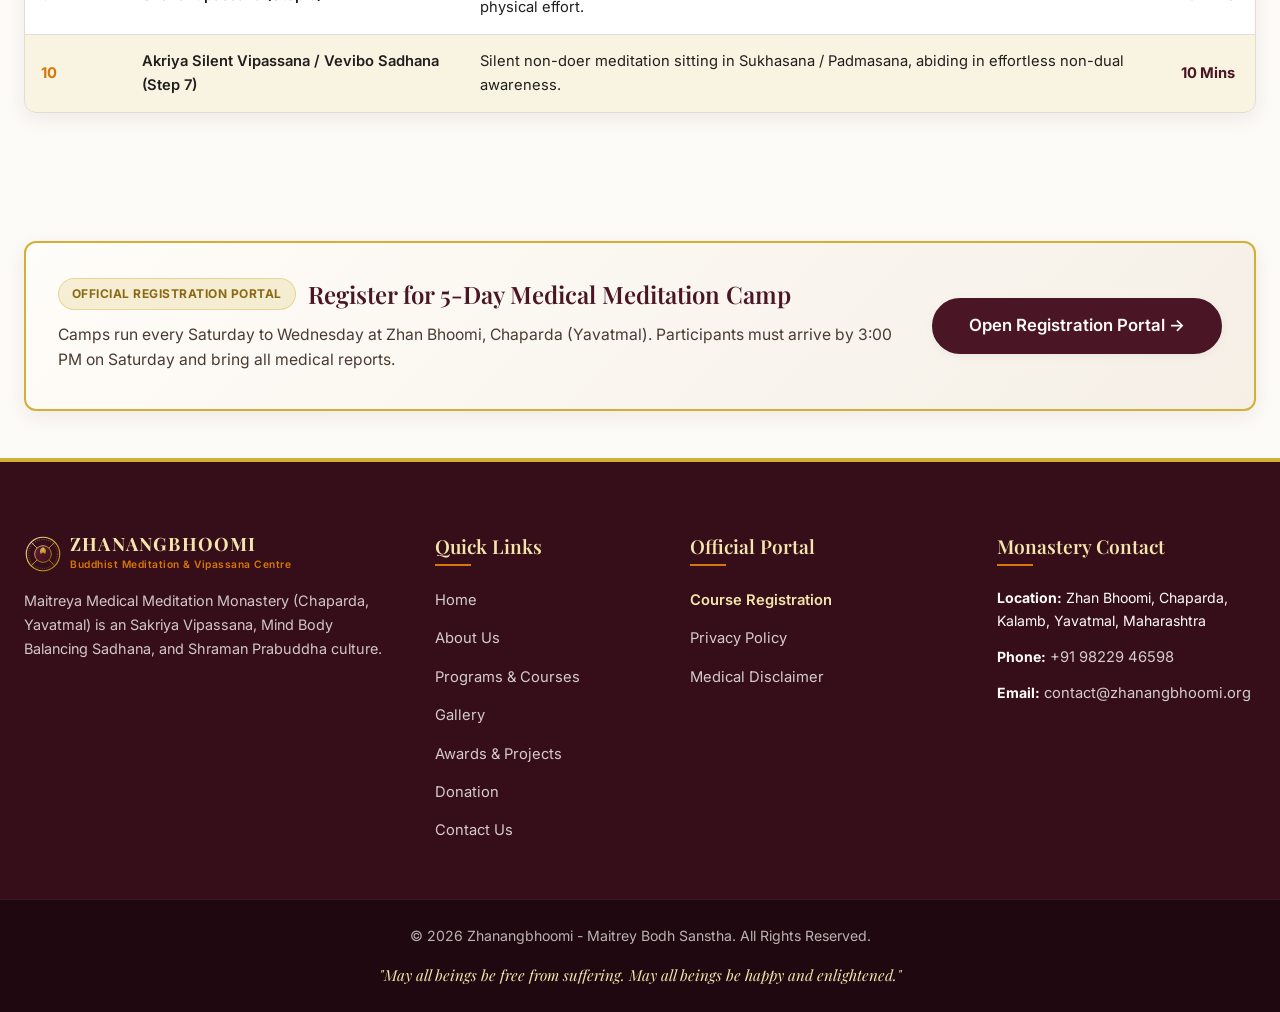
<file: programs.html>
<!DOCTYPE html>
<html lang="en">
<head>
  <meta charset="UTF-8">
  <meta name="viewport" content="width=device-width, initial-scale=1.0">
  <title>Courses &amp; Sakriya Vipassana Schedule | Zhanangbhoomi</title>

  <!-- SEO Meta Tags -->
  <meta name="description" content="Explore MBBS, MD & PhD courses at Zhanangbhoomi: 5-Day Disease Relief Camp, Sakriya Vipassana 100-minute daily schedule, Mind Body Balancing Sadhana, and Vevibo Sadhana.">
  <meta name="keywords" content="MBBS Course Mind Body Balancing Sadhana, MD Dynamic Art of Living, PhD Six Elements, Sakriya Vipassana Schedule, Dr Bodhi Ashok, Bodhi Prakash Yoga Teacher, Chaparda Yavatmal">
  <link rel="canonical" href="https://zhanangbhoomi.org/programs.html">

  <link rel="stylesheet" href="assets/css/style.css">
  <link rel="stylesheet" href="assets/css/animation.css">
  <link rel="icon" type="image/svg+xml" href="assets/images/logo/logo-mark.svg">
</head>
<body>

  <!-- Top Announcement Bar -->
  <div class="top-notice-bar">
    <div class="container">
      <span data-i18n="top_notice">5-Day Medical Meditation Camp (Sat-Wed):</span>
      <a href="https://course.zhanangbhoomi.org" target="_blank" rel="noopener noreferrer" data-i18n="top_notice_link">Register Online / Call +91 98229 46598 &rarr;</a>
    </div>
  </div>

  <!-- Header -->
  <header class="site-header">
    <div class="container">
      <div class="header-inner">
        <a href="index.html" class="brand-logo">
          <img src="assets/images/logo/logo-mark.svg" alt="Zhanangbhoomi Emblem" class="logo-icon-svg">
          <div class="brand-text-group">
            <span class="brand-name" data-i18n="hero_title">ZHANANGBHOOMI</span>
            <span class="brand-subtitle" data-i18n="site_subtitle">Buddhist Meditation &amp; Vipassana Centre</span>
          </div>
        </a>

        <button type="button" class="mobile-nav-toggle" aria-label="Toggle Navigation Menu" aria-expanded="false">
          <span class="hamburger-line line-1"></span>
          <span class="hamburger-line line-2"></span>
          <span class="hamburger-line line-3"></span>
        </button>

        <div class="nav-menu-wrapper">
          <nav aria-label="Main Navigation">
            <ul class="nav-list">
              <li><a href="index.html" class="nav-link" data-i18n="nav_home">Home</a></li>
              <li><a href="about.html" class="nav-link" data-i18n="nav_about">About Us</a></li>
              <li><a href="programs.html" class="nav-link active" data-i18n="nav_programs">Programs &amp; Courses</a></li>
              <li><a href="gallery.html" class="nav-link" data-i18n="nav_gallery">Gallery</a></li>
              <li><a href="awards.html" class="nav-link" data-i18n="nav_awards">Awards &amp; Projects</a></li>
              <li><a href="donation.html" class="nav-link" data-i18n="nav_donation">Donation (80G)</a></li>
              <li><a href="contact.html" class="nav-link" data-i18n="nav_contact">Contact Us</a></li>
            </ul>
          </nav>

          <div class="lang-selector" role="group" aria-label="Language Selector">
            <button type="button" class="lang-btn active" data-lang="en">EN</button>
            <button type="button" class="lang-btn" data-lang="hi">हिंदी</button>
          </div>

          <div class="header-actions">
            <a href="https://course.zhanangbhoomi.org" target="_blank" rel="noopener noreferrer" class="btn-registration-portal js-portal-url">
              <svg class="portal-icon" viewBox="0 0 24 24"><path d="M19 3H5c-1.1 0-2 .9-2 2v14c0 1.1.9 2 2 2h14c1.1 0 2-.9 2-2V5c0-1.1-.9-2-2-2zm-2 10h-4v4h-2v-4H7v-2h4V7h2v4h4v2z"/></svg>
              <span data-i18n="nav_register_btn">Course Registration</span>
            </a>
          </div>
        </div>
      </div>
    </div>
  </header>
  <div class="nav-backdrop"></div>

  <!-- Hero Banner -->
  <section class="hero-section" style="padding: 4rem 0;">
    <div class="hero-bg-pattern"></div>
    <div class="container text-center reveal">
      <div class="hero-subtitle-pill" data-i18n="courses_subtitle">ACADEMIC &amp; RETREAT CURRICULUM</div>
      <h1 class="hero-title" data-i18n="courses_title">Featured Courses &amp; Disease Relief Camps</h1>
      <p class="hero-tagline" style="margin-bottom: 0;" data-i18n="courses_lead">
        Curriculum authored by Physician Zhan Bhikkhu Mitra Dr. Bodhi Ashok (MBBS, MD).
      </p>
    </div>
  </section>

  <!-- Main Content -->
  <main id="main-content">

    <!-- 5-Day Camp Guidelines & Medical Notice Banner -->
    <section class="container" id="disclaimer">
      <div class="medical-disclaimer-box reveal" style="margin-top: 2.5rem; margin-bottom: 1.5rem; border-left: 5px solid var(--color-saffron); background-color: #FFF9E6;">
        <strong data-i18n="medical_disclaimer_title" style="font-size: 1.1rem; color: var(--color-burgundy);">Important Guidelines for 5-Day Disease Relief Camp Participants:</strong>
        <p style="white-space: pre-line; margin-top: 0.5rem; color: #5C4300; font-size: 0.95rem; line-height: 1.7;" data-i18n="medical_disclaimer_text">
          1. All participants must arrive by 3:00 PM on Saturday.
          2. Please bring all your medical reports and doctor prescriptions with you.
          3. Admission is by prior permission and registration only.
          4. Meditation and wellness practices support relaxation and self-regulation; participants should continue prescribed medical care in consultation with their doctors.
        </p>
      </div>
    </section>

    <!-- Instructors Bio Box -->
    <section class="container">
      <div class="grid-2" style="display: grid; grid-template-columns: repeat(auto-fit, minmax(320px, 1fr)); gap: 2rem; margin-bottom: 3rem;">
        
        <div class="teacher-card reveal delay-100">
          <div class="teacher-img-wrapper">
            <img src="assets/images/instructors/dr-bodhi-ashok.jpg" alt="Dhamma-samanvit Mitra Dr. Bodhi Ashok (MBBS, MD)" class="teacher-img" loading="lazy">
          </div>
          <h3 class="teacher-name" data-i18n="founder_title">Dhamma-samanvit Mitra Dr. Bodhi Ashok (MBBS, MD)</h3>
          <div class="teacher-role" data-i18n="founder_role">Physician Zhan Bhikkhu, Subject Creator &amp; Chief Instructor | President, Maitrey Bodh Sanstha</div>
          <div class="teacher-thoughts">
            "सक्रिय विपश्यना एवं डायनॉमिक अँड डिवाइन सुप्रिम आर्ट ऑफ लिव्हिंग — Mind Body Balancing Sadhana ('MBBS') designed to achieve mental stillness, organic vitality, and 100 years of disease-free joyful living."
          </div>
        </div>

        <div class="teacher-card reveal delay-200" style="border-top-color: var(--color-burgundy);">
          <div class="teacher-img-wrapper" style="border-color: var(--color-burgundy);">
            <img src="assets/images/instructors/bodhi-prakash.jpg" alt="Yoga Teacher Bodhi Prakash" class="teacher-img" loading="lazy">
          </div>
          <h3 class="teacher-name" data-i18n="instructor_title">Yoga Teacher Bodhi Prakash</h3>
          <div class="teacher-role" data-i18n="instructor_role">Senior Yoga &amp; Vipassana Instructor (+91 98229 46598 / +91 94213 39911)</div>
          <div class="teacher-thoughts">
            "५-दिवसीय ध्यान योग से रोगमुक्ति शिविर एवं १०० मिनट की दैनिक सक्रिय विपश्यना साधना — Directing daily pranayama, yogasana, and active Vipassana to awaken vital life force and restore holistic health."
          </div>
        </div>

      </div>
    </section>

    <!-- Academic Course Levels Section -->
    <section class="section-padding bg-alt">
      <div class="container">
        <div class="section-header reveal">
          <span class="section-subtitle" data-i18n="courses_subtitle">ACADEMIC &amp; RETREAT CURRICULUM</span>
          <h2 class="section-title" data-i18n="courses_title">Featured Courses &amp; Disease Relief Camps</h2>
          <div class="divider-lotus">
            <svg class="lotus-icon-small" viewBox="0 0 100 100">
              <path d="M50 20 Q65 40 50 70 Q35 40 50 20 Z" fill="#D4AF37"/>
            </svg>
          </div>
        </div>

        <div class="grid-3">

          <!-- Course 1: MBBS -->
          <article class="course-card reveal delay-100" id="mbbs-course">
            <div class="course-image-wrapper">
              <img src="assets/images/programs/sadhana.svg" alt="MBBS Mind Body Balancing Sadhana" class="course-img" loading="lazy">
              <span class="course-tag">'MBBS' Course</span>
            </div>
            <div class="course-body">
              <h3 class="course-title" data-i18n="c1_title">1. 'MBBS' Course: Mind Body Balancing Sadhana</h3>
              <p class="course-desc" data-i18n="c1_desc">5-Day Mystic Meditation Yoga Disease Relief Camp for men and women. Saturday 3:00 PM arrival to Wednesday completion.</p>
              <div style="font-size: 0.88rem; color: var(--color-saffron); font-weight: 600; margin-bottom: 1rem;" data-i18n="c1_meta">
                Schedule: Sat-Wed | Duration: 5 Days | Requirement: Medical Reports Required
              </div>
              <div class="course-actions">
                <a href="https://course.zhanangbhoomi.org" target="_blank" rel="noopener noreferrer" class="btn btn-secondary btn-sm js-portal-url" style="width: 100%;" data-i18n="btn_register_now">
                  Register on Portal &rarr;
                </a>
              </div>
            </div>
          </article>

          <!-- Course 2: MD -->
          <article class="course-card reveal delay-200" id="md-course">
            <div class="course-image-wrapper">
              <img src="assets/images/programs/vipassana.svg" alt="MD Dynamic Art of Living" class="course-img" loading="lazy">
              <span class="course-tag">'MD' Course</span>
            </div>
            <div class="course-body">
              <h3 class="course-title" data-i18n="c2_title">2. 'MD' Course: Dynamic &amp; Divine Art of Living</h3>
              <p class="course-desc" data-i18n="c2_desc">Advanced residential course for mental purification, energetic balancing, and mastering the divine art of living.</p>
              <div style="font-size: 0.88rem; color: var(--color-saffron); font-weight: 600; margin-bottom: 1rem;" data-i18n="c2_meta">
                Eligibility: Completed 'MBBS' Camp | Duration: 7-10 Days
              </div>
              <div class="course-actions">
                <a href="https://course.zhanangbhoomi.org" target="_blank" rel="noopener noreferrer" class="btn btn-secondary btn-sm js-portal-url" style="width: 100%;" data-i18n="btn_register_now">
                  Register on Portal &rarr;
                </a>
              </div>
            </div>
          </article>

          <!-- Course 3: PhD -->
          <article class="course-card reveal delay-300" id="phd-course">
            <div class="course-image-wrapper">
              <img src="assets/images/programs/buddhist-meditation.svg" alt="PhD Universal Six Elements" class="course-img" loading="lazy">
              <span class="course-tag">'Ph.D.' Course</span>
            </div>
            <div class="course-body">
              <h3 class="course-title" data-i18n="c3_title">3. 'Ph.D.' Course: Universal Six Elements</h3>
              <p class="course-desc" data-i18n="c3_desc">Deep contemplative retreat focusing on the Six Elements (Earth, Water, Fire, Air, Space, Consciousness) for complete liberation.</p>
              <div style="font-size: 0.88rem; color: var(--color-saffron); font-weight: 600; margin-bottom: 1rem;" data-i18n="c3_meta">
                Eligibility: Advanced Meditators | Duration: Intensive Retreat
              </div>
              <div class="course-actions">
                <a href="https://course.zhanangbhoomi.org" target="_blank" rel="noopener noreferrer" class="btn btn-secondary btn-sm js-portal-url" style="width: 100%;" data-i18n="btn_register_now">
                  Register on Portal &rarr;
                </a>
              </div>
            </div>
          </article>

        </div>
      </div>
    </section>

    <!-- 100-Minute Sakriya Vipassana Daily Schedule Table Section -->
    <section class="section-padding">
      <div class="container">
        <div class="section-header reveal">
          <span class="section-subtitle" data-i18n="schedule_subtitle">DAILY MONASTIC PRACTICE</span>
          <h2 class="section-title" data-i18n="schedule_title">100-Minute Sakriya Vipassana Schedule</h2>
          <div class="divider-lotus">
            <svg class="lotus-icon-small" viewBox="0 0 100 100">
              <path d="M50 20 Q65 40 50 70 Q35 40 50 20 Z" fill="#D4AF37"/>
            </svg>
          </div>
          <p data-i18n="schedule_lead">Practiced daily at 6:00 AM under the guidance of Physician Zhan Bhikkhu Dr. Bodhi Ashok and Yoga Teacher Bodhi Prakash.</p>
        </div>

        <div class="reveal" style="overflow-x: auto; background: var(--color-white); border-radius: var(--border-radius-md); border: 1px solid var(--color-border); box-shadow: var(--shadow-md);">
          <table style="width: 100%; border-collapse: collapse; text-align: left; font-size: 0.92rem;">
            <thead>
              <tr style="background: var(--color-burgundy); color: var(--color-gold-light); font-family: var(--font-serif);">
                <th style="padding: 1rem; border-bottom: 2px solid var(--color-gold);" data-i18n="sch_col_step">Step</th>
                <th style="padding: 1rem; border-bottom: 2px solid var(--color-gold);" data-i18n="sch_col_name">Practice Name</th>
                <th style="padding: 1rem; border-bottom: 2px solid var(--color-gold);" data-i18n="sch_col_desc">Description &amp; Method</th>
                <th style="padding: 1rem; border-bottom: 2px solid var(--color-gold); text-align: center;" data-i18n="sch_col_time">Duration</th>
              </tr>
            </thead>
            <tbody>
              <tr style="border-bottom: 1px solid var(--color-border);">
                <td style="padding: 0.9rem 1rem; font-weight: 700; color: var(--color-saffron);">1</td>
                <td style="padding: 0.9rem 1rem; font-weight: 600;" data-i18n="sch_s1_name">1. Vandana, Sankalpa &amp; Breathwork</td>
                <td style="padding: 0.9rem 1rem;" data-i18n="sch_s1_desc">Vandana to all Tathagatas, Tirthankaras, Prophets &amp; Sambuddhas, followed by sacred vow and conscious pranayama.</td>
                <td style="padding: 0.9rem 1rem; text-align: center; font-weight: 700; color: var(--color-burgundy);" data-i18n="sch_s1_time">10 Mins</td>
              </tr>
              <tr style="border-bottom: 1px solid var(--color-border); background: var(--color-cream-alt);">
                <td style="padding: 0.9rem 1rem; font-weight: 700; color: var(--color-saffron);">2</td>
                <td style="padding: 0.9rem 1rem; font-weight: 600;" data-i18n="sch_s2_name">2. Sitting &amp; Lying Yogasana</td>
                <td style="padding: 0.9rem 1rem;" data-i18n="sch_s2_desc">Conscious postures including Padmasana, Vajrasana, Matsyendrasana, Sarvangasana, Halasana, Chakrasana, and Dhanurasana.</td>
                <td style="padding: 0.9rem 1rem; text-align: center; font-weight: 700; color: var(--color-burgundy);" data-i18n="sch_s2_time">10 Mins</td>
              </tr>
              <tr style="border-bottom: 1px solid var(--color-border);">
                <td style="padding: 0.9rem 1rem; font-weight: 700; color: var(--color-saffron);">3</td>
                <td style="padding: 0.9rem 1rem; font-weight: 600;" data-i18n="sch_s3_name">3. Standing Yogasana</td>
                <td style="padding: 0.9rem 1rem;" data-i18n="sch_s3_desc">Surya Namaskar, Tadasana, Dhruvasana, Trikonasana, Padahastasana, Garudasana, and Shirshasana with full awareness.</td>
                <td style="padding: 0.9rem 1rem; text-align: center; font-weight: 700; color: var(--color-burgundy);" data-i18n="sch_s3_time">10 Mins</td>
              </tr>
              <tr style="border-bottom: 1px solid var(--color-border); background: var(--color-cream-alt);">
                <td style="padding: 0.9rem 1rem; font-weight: 700; color: var(--color-saffron);">4</td>
                <td style="padding: 0.9rem 1rem; font-weight: 600;" data-i18n="sch_s4_name">4. Sakriya Swasanupassana &amp; Kayanupassana (Step 1)</td>
                <td style="padding: 0.9rem 1rem;" data-i18n="sch_s4_desc">Standing on toes with eyes closed, raising both arms, taking deep breaths and exhaling as arms lower.</td>
                <td style="padding: 0.9rem 1rem; text-align: center; font-weight: 700; color: var(--color-burgundy);" data-i18n="sch_s4_time">10 Mins</td>
              </tr>
              <tr style="border-bottom: 1px solid var(--color-border);">
                <td style="padding: 0.9rem 1rem; font-weight: 700; color: var(--color-saffron);">5</td>
                <td style="padding: 0.9rem 1rem; font-weight: 600;" data-i18n="sch_s5_name">5. Sakriya Vedananupassana / Kayanupassana (Step 2)</td>
                <td style="padding: 0.9rem 1rem;" data-i18n="sch_s5_desc">Total Body Vibration with awareness — shaking shoulders, hands, legs, and spine to release deep bodily tension.</td>
                <td style="padding: 0.9rem 1rem; text-align: center; font-weight: 700; color: var(--color-burgundy);" data-i18n="sch_s5_time">10 Mins</td>
              </tr>
              <tr style="border-bottom: 1px solid var(--color-border); background: var(--color-cream-alt);">
                <td style="padding: 0.9rem 1rem; font-weight: 700; color: var(--color-saffron);">6</td>
                <td style="padding: 0.9rem 1rem; font-weight: 600;" data-i18n="sch_s6_name">6. Sakriya Chittanupassana &amp; Mantranupassana (Step 3)</td>
                <td style="padding: 0.9rem 1rem;" data-i18n="sch_s6_desc">Jumping on toes in pure void awareness while chanting the sound 'Hoo' to experience pure existential presence.</td>
                <td style="padding: 0.9rem 1rem; text-align: center; font-weight: 700; color: var(--color-burgundy);" data-i18n="sch_s6_time">10 Mins</td>
              </tr>
              <tr style="border-bottom: 1px solid var(--color-border);">
                <td style="padding: 0.9rem 1rem; font-weight: 700; color: var(--color-saffron);">7</td>
                <td style="padding: 0.9rem 1rem; font-weight: 600;" data-i18n="sch_s7_name">7. Dhammanupassana (Step 4)</td>
                <td style="padding: 0.9rem 1rem;" data-i18n="sch_s7_desc">Standing in neutral witness consciousness, observing all internal and external phenomena as they truly are.</td>
                <td style="padding: 0.9rem 1rem; text-align: center; font-weight: 700; color: var(--color-burgundy);" data-i18n="sch_s7_time">10 Mins</td>
              </tr>
              <tr style="border-bottom: 1px solid var(--color-border); background: var(--color-cream-alt);">
                <td style="padding: 0.9rem 1rem; font-weight: 700; color: var(--color-saffron);">8</td>
                <td style="padding: 0.9rem 1rem; font-weight: 600;" data-i18n="sch_s8_name">8. Sakriya Muditanupassana / Anandnupassana (Step 5)</td>
                <td style="padding: 0.9rem 1rem;" data-i18n="sch_s8_desc">Celebration of Life with awareness — expressing joyful gratitude and radiant bliss from a tranquil heart.</td>
                <td style="padding: 0.9rem 1rem; text-align: center; font-weight: 700; color: var(--color-burgundy);" data-i18n="sch_s8_time">10 Mins</td>
              </tr>
              <tr style="border-bottom: 1px solid var(--color-border);">
                <td style="padding: 0.9rem 1rem; font-weight: 700; color: var(--color-saffron);">9</td>
                <td style="padding: 0.9rem 1rem; font-weight: 600;" data-i18n="sch_s9_name">9. Shavanupassana (Step 6)</td>
                <td style="padding: 0.9rem 1rem;" data-i18n="sch_s9_desc">Restorative deep relaxation lying on the back in Shavasana, letting go of all mental and physical effort.</td>
                <td style="padding: 0.9rem 1rem; text-align: center; font-weight: 700; color: var(--color-burgundy);" data-i18n="sch_s9_time">10 Mins</td>
              </tr>
              <tr style="background: rgba(212, 175, 55, 0.15);">
                <td style="padding: 0.9rem 1rem; font-weight: 700; color: var(--color-saffron);">10</td>
                <td style="padding: 0.9rem 1rem; font-weight: 600;" data-i18n="sch_s10_name">10. Akriya Silent Vipassana / Vevibo Sadhana (Step 7)</td>
                <td style="padding: 0.9rem 1rem;" data-i18n="sch_s10_desc">Silent non-doer meditation sitting in Sukhasana / Padmasana, abiding in effortless non-dual awareness.</td>
                <td style="padding: 0.9rem 1rem; text-align: center; font-weight: 700; color: var(--color-burgundy);" data-i18n="sch_s10_time">10 Mins</td>
              </tr>
            </tbody>
          </table>
        </div>

      </div>
    </section>

    <!-- Official Portal Banner Component -->
    <section class="container">
      <div class="portal-component-banner reveal">
        <div class="portal-banner-inner">
          <div class="portal-info">
            <div class="portal-header-group">
              <span class="badge badge-gold" data-i18n="portal_badge">Official Registration Portal</span>
              <h3 class="portal-title" data-i18n="portal_banner_title">Register for 5-Day Medical Meditation Camp</h3>
            </div>
            <p class="portal-desc" data-i18n="portal_banner_desc">
              Camps run every Saturday to Wednesday at Zhan Bhoomi, Chaparda (Yavatmal). Participants must arrive by 3:00 PM on Saturday and bring all medical reports.
            </p>
          </div>
          <div class="portal-cta">
            <a href="https://course.zhanangbhoomi.org" target="_blank" rel="noopener noreferrer" class="btn btn-primary btn-lg js-portal-url" data-i18n="btn_open_portal">
              Open Registration Portal &rarr;
            </a>
          </div>
        </div>
      </div>
    </section>

  </main>

  <!-- Footer -->
  <footer class="site-footer">
    <div class="container">
      <div class="footer-grid">
        <div class="footer-col-about">
          <a href="index.html" class="brand-logo" style="margin-bottom: 1rem;">
            <img src="assets/images/logo/logo-mark.svg" alt="Zhanangbhoomi Emblem" class="logo-icon-svg">
            <div class="brand-text-group">
              <span class="brand-name" data-i18n="hero_title">ZHANANGBHOOMI</span>
              <span class="brand-subtitle" data-i18n="site_subtitle">Buddhist Meditation &amp; Vipassana Centre</span>
            </div>
          </a>
          <p class="footer-about-text" data-i18n="footer_about">
            Maitreya Medical Meditation Monastery (Chaparda, Yavatmal) is an 80G tax-exempt trust dedicated to Sakriya Vipassana, Mind Body Balancing Sadhana, and Shraman Prabuddha culture.
          </p>
        </div>

        <div>
          <h4 class="footer-heading" data-i18n="footer_quick_links">Quick Links</h4>
          <ul class="footer-links">
            <li><a href="index.html" data-i18n="nav_home">Home Page</a></li>
            <li><a href="about.html" data-i18n="nav_about">About Zhanangbhoomi</a></li>
            <li><a href="programs.html" data-i18n="nav_programs">Meditation Courses</a></li>
            <li><a href="gallery.html" data-i18n="nav_gallery">Monastery Gallery</a></li>
            <li><a href="awards.html" data-i18n="nav_awards">Awards &amp; Highlights</a></li>
            <li><a href="donation.html" data-i18n="nav_donation">Support Dhamma</a></li>
            <li><a href="contact.html" data-i18n="nav_contact">Contact Us</a></li>
          </ul>
        </div>

        <div>
          <h4 class="footer-heading" data-i18n="footer_official_portal">Official Portal</h4>
          <ul class="footer-links">
            <li><a href="https://course.zhanangbhoomi.org" target="_blank" rel="noopener noreferrer" class="js-portal-url" style="color: var(--color-gold-light); font-weight: 600;" data-i18n="nav_register_btn">&bull; Course Registration Portal</a></li>
            <li><a href="privacy-policy.html">Privacy Policy</a></li>
            <li><a href="disclaimer.html">Medical Disclaimer</a></li>
          </ul>
        </div>

        <div>
          <h4 class="footer-heading" data-i18n="footer_contact_details">Monastery Contact</h4>
          <ul class="footer-links" style="font-size: 0.88rem;">
            <li><strong>Location:</strong> <span class="js-address">Zhan Bhoomi, Chaparda, Kalamb, Yavatmal, Maharashtra</span></li>
            <li><strong>Phone:</strong> <a href="tel:+919822946598" class="js-phone">+91 98229 46598 / +91 94213 39911</a></li>
            <li><strong>Email:</strong> <a href="mailto:contact@zhanangbhoomi.org" class="js-email">contact@zhanangbhoomi.org</a></li>
          </ul>
        </div>
      </div>
    </div>

    <div class="footer-bottom">
      <div class="container">
        <p data-i18n="footer_copyright">&copy; 2026 Zhanangbhoomi - Maitrey Bodh Sanstha. All Rights Reserved.</p>
        <p class="metta-quote" data-i18n="metta_quote">"May all beings be free from suffering. May all beings be happy and enlightened."</p>
      </div>
    </div>
  </footer>

  <script src="assets/js/config.js"></script>
  <script src="assets/js/translations.js"></script>
  <script src="assets/js/main.js"></script>
</body>
</html>
</file>
<file: assets/css/style.css>
/* ==========================================================================
   ZHANANGBHOOMI - Modern Buddhist Meditation Centre Stylesheet
   Color Palette: Deep Burgundy, Saffron, Warm Gold, Cream, Soft Green, Dark Charcoal
   ========================================================================== */

/* --------------------------------------------------------------------------
   1. GOOGLE FONTS IMPORT & CSS VARIABLES
   -------------------------------------------------------------------------- */
@import url('https://fonts.googleapis.com/css2?family=Inter:wght@300;400;500;600;700&family=Playfair+Display:ital,wght@0,500;0,600;0,700;1,400&family=Noto+Sans+Devanagari:wght@400;500;600&display=swap');

:root {
  /* Color System */
  --color-burgundy: #4A1525;
  --color-burgundy-dark: #360E1A;
  --color-burgundy-light: #641F33;
  --color-saffron: #D97706;
  --color-saffron-hover: #B45309;
  --color-gold: #D4AF37;
  --color-gold-light: #F3E5AB;
  --color-cream: #FDFBF7;
  --color-cream-alt: #F7F3EC;
  --color-sand: #EFE8DC;
  --color-earth: #4A3B32;
  --color-green: #2D5A27;
  --color-green-light: #4D7C47;
  --color-charcoal: #1F1F1F;
  --color-muted: #6B7280;
  --color-white: #FFFFFF;
  --color-border: #E4DCD0;

  /* Typography */
  --font-serif: 'Playfair Display', Georgia, serif;
  --font-sans: 'Inter', -apple-system, BlinkMacSystemFont, 'Segoe UI', Roboto, sans-serif;
  --font-devanagari: 'Noto Sans Devanagari', sans-serif;

  /* Layout & Spacing */
  --header-height: 88px;
  --container-width: 1300px;
  --border-radius-sm: 6px;
  --border-radius-md: 12px;
  --border-radius-lg: 20px;
  --transition-fast: 0.2s ease;
  --transition-normal: 0.3s ease;
  --transition-slow: 0.5s ease;

  /* Shadows */
  --shadow-sm: 0 2px 8px rgba(0, 0, 0, 0.05);
  --shadow-md: 0 6px 20px rgba(74, 21, 37, 0.08);
  --shadow-lg: 0 12px 36px rgba(74, 21, 37, 0.12);
}

/* --------------------------------------------------------------------------
   2. RESET & BASE STYLES
   -------------------------------------------------------------------------- */
*, *::before, *::after {
  box-sizing: border-box;
  margin: 0;
  padding: 0;
}

html {
  scroll-behavior: smooth;
  font-size: 16px;
  -webkit-text-size-adjust: 100%;
  max-width: 100%;
  overflow-x: hidden;
}

body {
  font-family: var(--font-sans);
  background-color: var(--color-cream);
  color: var(--color-charcoal);
  line-height: 1.65;
  overflow-x: hidden;
  max-width: 100%;
  min-height: 100vh;
  display: flex;
  flex-direction: column;
  position: relative;
}

img, svg {
  max-width: 100%;
  height: auto;
  display: block;
}

a {
  color: var(--color-burgundy);
  text-decoration: none;
  transition: color var(--transition-fast);
}

a:hover {
  color: var(--color-saffron);
}

button, input, select, textarea {
  font-family: inherit;
  font-size: inherit;
}

button {
  cursor: pointer;
  border: none;
  background: none;
}

:focus-visible {
  outline: 3px solid var(--color-saffron);
  outline-offset: 3px;
}

.container {
  width: 100%;
  max-width: var(--container-width);
  margin: 0 auto;
  padding: 0 1.5rem;
}

.text-center { text-align: center; }
.text-right { text-align: right; }

/* --------------------------------------------------------------------------
   3. TYPOGRAPHY & SECTION HEADINGS
   -------------------------------------------------------------------------- */
h1, h2, h3, h4, h5, h6 {
  font-family: var(--font-serif);
  color: var(--color-burgundy);
  font-weight: 600;
  line-height: 1.25;
}

h1 { font-size: clamp(2.2rem, 4vw, 3.5rem); }
h2 { font-size: clamp(1.8rem, 3vw, 2.6rem); }
h3 { font-size: clamp(1.3rem, 2vw, 1.8rem); }
h4 { font-size: 1.2rem; }

p {
  margin-bottom: 1rem;
}

p:last-child {
  margin-bottom: 0;
}

.section-header {
  text-align: center;
  max-width: 760px;
  margin: 0 auto 3rem auto;
}

.section-subtitle {
  text-transform: uppercase;
  letter-spacing: 2px;
  font-size: 0.85rem;
  font-weight: 600;
  color: var(--color-saffron);
  margin-bottom: 0.5rem;
  display: inline-block;
}

.section-title {
  margin-bottom: 1rem;
  position: relative;
}

.divider-lotus {
  display: flex;
  align-items: center;
  justify-content: center;
  gap: 1rem;
  margin: 1rem 0;
}

.divider-lotus::before,
.divider-lotus::after {
  content: '';
  height: 1px;
  width: 60px;
  background: linear-gradient(90deg, transparent, var(--color-gold), transparent);
}

.lotus-icon-small {
  width: 24px;
  height: 24px;
  fill: var(--color-gold);
}

/* --------------------------------------------------------------------------
   4. BUTTONS & BADGES
   -------------------------------------------------------------------------- */
.btn {
  display: inline-flex;
  align-items: center;
  justify-content: center;
  gap: 0.6rem;
  padding: 0.85rem 1.75rem;
  font-size: 0.95rem;
  font-weight: 600;
  border-radius: 50px;
  transition: all var(--transition-normal);
  text-decoration: none;
  line-height: 1;
  box-shadow: var(--shadow-sm);
  white-space: nowrap;
}

.btn-primary {
  background-color: var(--color-burgundy);
  color: var(--color-cream);
  border: 2px solid var(--color-burgundy);
}

.btn-primary:hover {
  background-color: var(--color-saffron);
  border-color: var(--color-saffron);
  color: var(--color-white);
  transform: translateY(-2px);
  box-shadow: var(--shadow-md);
}

.btn-secondary {
  background-color: var(--color-saffron);
  color: var(--color-white);
  border: 2px solid var(--color-saffron);
}

.btn-secondary:hover {
  background-color: var(--color-saffron-hover);
  border-color: var(--color-saffron-hover);
  color: var(--color-white);
  transform: translateY(-2px);
}

.btn-outline {
  background-color: transparent;
  color: var(--color-burgundy);
  border: 2px solid var(--color-burgundy);
}

.btn-outline:hover {
  background-color: var(--color-burgundy);
  color: var(--color-cream);
  transform: translateY(-2px);
}

.btn-gold {
  background-color: var(--color-gold);
  color: var(--color-burgundy-dark);
  border: 2px solid var(--color-gold);
}

.btn-gold:hover {
  background-color: #C5A030;
  color: var(--color-burgundy-dark);
  transform: translateY(-2px);
}

/* Custom Registration Portal Header Button */
.btn-registration-portal {
  background: linear-gradient(135deg, var(--color-saffron) 0%, #B45309 100%);
  color: #FFFFFF !important;
  font-size: 0.86rem;
  font-weight: 600;
  padding: 0.65rem 1.25rem;
  border-radius: 50px;
  border: 1px solid rgba(212, 175, 55, 0.4);
  box-shadow: 0 3px 10px rgba(217, 119, 6, 0.25);
  white-space: nowrap;
  display: inline-flex;
  align-items: center;
  gap: 0.5rem;
  transition: all var(--transition-normal);
  text-decoration: none;
  line-height: 1;
}

.btn-registration-portal:hover {
  background: linear-gradient(135deg, var(--color-burgundy) 0%, #360E1A 100%);
  color: var(--color-gold-light) !important;
  border-color: var(--color-gold);
  transform: translateY(-2px);
  box-shadow: 0 5px 15px rgba(74, 21, 37, 0.3);
}

.btn-registration-portal .portal-icon {
  width: 16px;
  height: 16px;
  fill: currentColor;
  flex-shrink: 0;
}

.btn-sm {
  padding: 0.5rem 1.1rem;
  font-size: 0.85rem;
}

.btn-lg {
  padding: 1.1rem 2.2rem;
  font-size: 1.05rem;
}

.badge {
  display: inline-flex;
  align-items: center;
  gap: 0.4rem;
  padding: 0.3rem 0.8rem;
  font-size: 0.75rem;
  font-weight: 700;
  text-transform: uppercase;
  letter-spacing: 0.5px;
  border-radius: 50px;
  background-color: rgba(217, 119, 6, 0.12);
  color: var(--color-saffron);
  border: 1px solid rgba(217, 119, 6, 0.3);
}

.badge-gold {
  background-color: rgba(212, 175, 55, 0.18);
  color: #8B6914;
  border-color: rgba(212, 175, 55, 0.4);
}

/* --------------------------------------------------------------------------
   5. HEADER & NAVIGATION
   -------------------------------------------------------------------------- */
.top-notice-bar {
  background-color: var(--color-burgundy-dark);
  color: var(--color-gold-light);
  font-size: 0.82rem;
  padding: 0.4rem 0;
  text-align: center;
  border-bottom: 1px solid rgba(212, 175, 55, 0.2);
}

.top-notice-bar a {
  color: var(--color-gold);
  font-weight: 600;
  text-decoration: underline;
  margin-left: 0.5rem;
}

.site-header {
  position: sticky;
  top: 0;
  left: 0;
  right: 0;
  z-index: 1010;
  background-color: rgba(253, 251, 247, 0.98);
  backdrop-filter: blur(12px);
  -webkit-backdrop-filter: blur(12px);
  border-bottom: 1px solid var(--color-border);
  transition: all var(--transition-normal);
  height: var(--header-height);
  display: flex;
  align-items: center;
  width: 100%;
}

.site-header .container {
  max-width: 100%;
  width: 100%;
  padding: 0 1.5rem;
}

.site-header.scrolled {
  box-shadow: var(--shadow-md);
  height: 74px;
}

.header-inner {
  display: flex;
  align-items: center;
  justify-content: space-between;
  width: 100%;
  gap: clamp(0.5rem, 1.2vw, 1.25rem);
}

/* Brand Logo Layout */
.brand-logo {
  display: flex;
  align-items: center;
  gap: 0.75rem;
  text-decoration: none;
  flex-shrink: 0;
}

.logo-icon-svg {
  width: 44px;
  height: 44px;
  flex-shrink: 0;
}

.brand-text-group {
  display: flex;
  flex-direction: column;
}

.brand-name {
  font-family: var(--font-serif);
  font-size: 1.35rem;
  font-weight: 700;
  letter-spacing: 1.2px;
  color: var(--color-burgundy);
  line-height: 1.1;
  white-space: nowrap;
}

/* FORCES SUBTITLE IN ONE SINGLE LINE ALWAYS */
.brand-subtitle {
  font-size: 0.72rem;
  color: var(--color-saffron);
  font-weight: 600;
  letter-spacing: 0.5px;
  margin-top: 2px;
  white-space: nowrap;
}

/* Nav Menu & Alignment Fixes */
.nav-menu-wrapper {
  display: flex;
  align-items: center;
  gap: clamp(0.4rem, 1vw, 1.1rem);
  flex-shrink: 1;
  min-width: 0;
}

.nav-list {
  display: flex;
  align-items: center;
  gap: clamp(0.35rem, 0.8vw, 0.95rem);
  list-style: none;
  flex-wrap: nowrap;
  flex-shrink: 1;
  margin: 0;
  padding: 0;
}

.nav-list li {
  display: inline-flex;
  align-items: center;
  margin: 0;
  padding: 0;
}

.nav-link {
  font-size: clamp(0.85rem, 0.92vw, 0.95rem);
  font-weight: 600;
  color: var(--color-charcoal);
  padding: 0.4rem 0.15rem;
  position: relative;
  white-space: nowrap;
  display: inline-flex;
  align-items: center;
  line-height: 1.2;
}

.nav-link::after {
  content: '';
  position: absolute;
  bottom: -2px;
  left: 0;
  width: 0;
  height: 2px;
  background-color: var(--color-saffron);
  transition: width var(--transition-fast);
}

.nav-link:hover::after,
.nav-link.active::after {
  width: 100%;
}

.nav-link.active {
  color: var(--color-burgundy);
  font-weight: 700;
}

/* Language Selector */
.lang-selector {
  display: flex;
  align-items: center;
  background-color: var(--color-cream-alt);
  border: 1px solid var(--color-border);
  border-radius: 30px;
  padding: 2px;
  gap: 2px;
  flex-shrink: 0;
}

.lang-btn {
  padding: 0.25rem 0.55rem;
  font-size: 0.75rem;
  font-weight: 600;
  border-radius: 20px;
  color: var(--color-muted);
  transition: all var(--transition-fast);
}

.lang-btn.active {
  background-color: var(--color-burgundy);
  color: var(--color-cream);
}

/* Header Actions - NEVER SHRINK OR CLIP */
.header-actions {
  display: flex;
  align-items: center;
  gap: 0.75rem;
  flex-shrink: 0;
}

.mobile-nav-toggle {
  display: none;
  flex-direction: column;
  justify-content: space-around;
  width: 32px;
  height: 32px;
  padding: 4px;
  z-index: 1020;
}

.hamburger-line {
  width: 100%;
  height: 2px;
  background-color: var(--color-burgundy);
  border-radius: 2px;
  transition: all var(--transition-normal);
}

.mobile-nav-toggle.active .line-1 {
  transform: rotate(45deg) translate(5px, 6px);
}

.mobile-nav-toggle.active .line-2 {
  opacity: 0;
}

.mobile-nav-toggle.active .line-3 {
  transform: rotate(-45deg) translate(5px, -6px);
}

.nav-backdrop {
  display: block;
  position: fixed;
  top: 0;
  left: 0;
  width: 100%;
  height: 100%;
  height: 100dvh;
  background-color: rgba(0, 0, 0, 0.5);
  z-index: 999;
  opacity: 0;
  pointer-events: none;
  transition: opacity var(--transition-normal), visibility var(--transition-normal);
  visibility: hidden;
}

.nav-backdrop.active {
  opacity: 1;
  pointer-events: auto;
  visibility: visible;
}

/* --------------------------------------------------------------------------
   6. HERO SECTION
   -------------------------------------------------------------------------- */
.hero-section {
  position: relative;
  background: linear-gradient(135deg, var(--color-burgundy-dark) 0%, var(--color-burgundy) 50%, #2A0B14 100%);
  color: var(--color-cream);
  padding: 5rem 0 6rem 0;
  overflow: hidden;
  border-bottom: 4px solid var(--color-gold);
}

.hero-bg-pattern {
  position: absolute;
  top: 0;
  left: 0;
  width: 100%;
  height: 100%;
  opacity: 0.15;
  background-image: radial-gradient(var(--color-gold) 1px, transparent 1px);
  background-size: 28px 28px;
  pointer-events: none;
}

.hero-content {
  position: relative;
  z-index: 2;
  max-width: 860px;
  margin: 0 auto;
  text-align: center;
}

.hero-symbol-wrapper {
  margin-bottom: 1.5rem;
}

.hero-dharma-icon {
  width: 68px;
  height: 68px;
  fill: var(--color-gold);
  filter: drop-shadow(0 0 12px rgba(212, 175, 55, 0.4));
  animation: spinSlow 60s linear infinite;
}

@keyframes spinSlow {
  from { transform: rotate(0deg); }
  to { transform: rotate(360deg); }
}

.hero-title {
  font-family: var(--font-serif);
  font-size: clamp(1.6rem, 6.5vw, 4.2rem);
  color: var(--color-cream);
  letter-spacing: clamp(0.5px, 1vw, 2px);
  text-shadow: 0 2px 10px rgba(0, 0, 0, 0.4);
  margin-bottom: 0.5rem;
  word-break: break-word;
  overflow-wrap: break-word;
  max-width: 100%;
}

.hero-subtitle-pill {
  display: inline-block;
  background: rgba(212, 175, 55, 0.15);
  border: 1px solid rgba(212, 175, 55, 0.4);
  color: var(--color-gold-light);
  padding: 0.4rem 1.2rem;
  border-radius: 50px;
  font-size: 0.95rem;
  font-weight: 600;
  letter-spacing: 1px;
  margin-bottom: 1.5rem;
  max-width: 100%;
  white-space: normal;
  line-height: 1.35;
  word-break: break-word;
}

.hero-tagline {
  font-size: clamp(1.1rem, 2vw, 1.35rem);
  color: rgba(253, 251, 247, 0.9);
  max-width: 720px;
  margin: 0 auto 2.5rem auto;
  font-weight: 300;
  line-height: 1.6;
}

.hero-buttons {
  display: flex;
  align-items: center;
  justify-content: center;
  gap: 1rem;
  flex-wrap: wrap;
}

/* --------------------------------------------------------------------------
   7. COURSE REGISTRATION PORTAL COMPONENT
   -------------------------------------------------------------------------- */
.portal-component-banner {
  background: linear-gradient(135deg, #FFFDF9 0%, #F5EFE6 100%);
  border: 2px solid var(--color-gold);
  border-radius: var(--border-radius-md);
  padding: 2.2rem 2rem;
  margin: 3rem 0;
  box-shadow: var(--shadow-md);
  position: relative;
  overflow: hidden;
}

.portal-banner-inner {
  display: flex;
  align-items: center;
  justify-content: space-between;
  gap: 2rem;
  position: relative;
  z-index: 2;
}

.portal-info {
  flex: 1;
}

.portal-header-group {
  display: flex;
  align-items: center;
  gap: 0.75rem;
  margin-bottom: 0.75rem;
  flex-wrap: wrap;
}

.portal-title {
  font-size: 1.5rem;
  color: var(--color-burgundy);
  margin: 0;
}

.portal-desc {
  color: var(--color-earth);
  font-size: 0.98rem;
  margin: 0;
}

.portal-cta {
  flex-shrink: 0;
}

/* --------------------------------------------------------------------------
   8. FEATURE CARDS & WHY VISIT SECTION
   -------------------------------------------------------------------------- */
.section-padding {
  padding: 5rem 0;
}

.bg-alt {
  background-color: var(--color-cream-alt);
  border-top: 1px solid var(--color-border);
  border-bottom: 1px solid var(--color-border);
}

.grid-3 {
  display: grid;
  grid-template-columns: repeat(auto-fit, minmax(320px, 1fr));
  gap: 2rem;
}

.grid-4 {
  display: grid;
  grid-template-columns: repeat(auto-fit, minmax(260px, 1fr));
  gap: 1.75rem;
}

.feature-card {
  background-color: var(--color-white);
  border: 1px solid var(--color-border);
  border-radius: var(--border-radius-md);
  padding: 2.2rem 1.8rem;
  transition: all var(--transition-normal);
  display: flex;
  flex-direction: column;
  height: 100%;
}

.feature-card:hover {
  transform: translateY(-6px);
  box-shadow: var(--shadow-lg);
  border-color: var(--color-saffron);
}

.feature-icon-wrapper {
  width: 58px;
  height: 58px;
  background-color: rgba(74, 21, 37, 0.06);
  border-radius: 50%;
  display: flex;
  align-items: center;
  justify-content: center;
  margin-bottom: 1.25rem;
  color: var(--color-burgundy);
}

.feature-icon-svg {
  width: 32px;
  height: 32px;
  fill: var(--color-burgundy);
}

.feature-title {
  font-size: 1.3rem;
  margin-bottom: 0.75rem;
}

.feature-desc {
  color: var(--color-muted);
  font-size: 0.95rem;
}

/* --------------------------------------------------------------------------
   9. PROGRAM / COURSE CARDS
   -------------------------------------------------------------------------- */
.course-card {
  background: var(--color-white);
  border: 1px solid var(--color-border);
  border-radius: var(--border-radius-md);
  overflow: hidden;
  box-shadow: var(--shadow-sm);
  transition: all var(--transition-normal);
  display: flex;
  flex-direction: column;
}

.course-card:hover {
  transform: translateY(-6px);
  box-shadow: var(--shadow-lg);
}

.course-image-wrapper {
  position: relative;
  width: 100%;
  height: 210px;
  background-color: var(--color-sand);
  overflow: hidden;
}

.course-img {
  width: 100%;
  height: 100%;
  object-fit: cover;
  transition: transform var(--transition-slow);
}

.course-card:hover .course-img {
  transform: scale(1.05);
}

.course-tag {
  position: absolute;
  top: 1rem;
  left: 1rem;
  background-color: rgba(74, 21, 37, 0.88);
  color: var(--color-gold-light);
  font-size: 0.75rem;
  font-weight: 600;
  padding: 0.3rem 0.75rem;
  border-radius: 30px;
  backdrop-filter: blur(4px);
}

.course-body {
  padding: 1.75rem;
  display: flex;
  flex-direction: column;
  flex: 1;
}

.course-title {
  font-size: 1.35rem;
  margin-bottom: 0.75rem;
}

.course-desc {
  color: var(--color-muted);
  font-size: 0.92rem;
  margin-bottom: 1.25rem;
  flex: 1;
}

.course-meta {
  display: flex;
  align-items: center;
  justify-content: space-between;
  border-top: 1px solid var(--color-border);
  padding-top: 1rem;
  margin-top: auto;
  font-size: 0.85rem;
  color: var(--color-earth);
  font-weight: 500;
}

.course-actions {
  display: flex;
  gap: 0.75rem;
  margin-top: 1.25rem;
}

/* --------------------------------------------------------------------------
   10. ENVIRONMENT SHOWCASE & QUOTE ROTATOR
   -------------------------------------------------------------------------- */
.environment-banner {
  position: relative;
  background: linear-gradient(rgba(31, 31, 31, 0.75), rgba(74, 21, 37, 0.85)), url('../images/hero/monastery-bg.svg');
  background-size: cover;
  background-position: center;
  color: var(--color-cream);
  padding: 6rem 0;
  text-align: center;
}

.environment-text {
  max-width: 800px;
  margin: 0 auto;
}

.environment-heading {
  color: var(--color-gold-light);
  font-size: clamp(2rem, 4vw, 3rem);
  margin-bottom: 1.25rem;
}

.quote-rotator-section {
  background-color: var(--color-burgundy-dark);
  color: var(--color-cream);
  padding: 4.5rem 0;
  border-top: 1px solid rgba(212, 175, 55, 0.3);
  border-bottom: 1px solid rgba(212, 175, 55, 0.3);
  text-align: center;
}

.quote-box {
  max-width: 800px;
  margin: 0 auto;
  min-height: 140px;
  display: flex;
  flex-direction: column;
  justify-content: center;
}

.rotator-quote {
  font-family: var(--font-serif);
  font-size: clamp(1.4rem, 2.5vw, 2.1rem);
  font-style: italic;
  color: var(--color-gold-light);
  line-height: 1.4;
  margin-bottom: 1rem;
  transition: opacity 0.4s ease;
}

.rotator-author {
  font-size: 0.95rem;
  letter-spacing: 1.5px;
  text-transform: uppercase;
  color: var(--color-saffron);
  font-weight: 600;
  transition: opacity 0.4s ease;
}

.rotator-dots {
  display: flex;
  justify-content: center;
  gap: 8px;
  margin-top: 1.5rem;
}

.quote-dot {
  width: 10px;
  height: 10px;
  border-radius: 50%;
  background-color: rgba(255, 255, 255, 0.3);
  transition: all var(--transition-fast);
}

.quote-dot.active {
  background-color: var(--color-gold);
  transform: scale(1.3);
}

/* --------------------------------------------------------------------------
   11. GALLERY & LIGHTBOX MODAL (IMPROVED FOR ALBUMS & PERFORMANCE)
   -------------------------------------------------------------------------- */
.gallery-toolbar {
  display: flex;
  flex-direction: column;
  gap: 1.5rem;
  margin-bottom: 2.5rem;
}

.gallery-filters-wrapper {
  overflow-x: auto;
  -webkit-overflow-scrolling: touch;
  scrollbar-width: none;
  padding-bottom: 4px;
}

.gallery-filters-wrapper::-webkit-scrollbar {
  display: none;
}

.gallery-filters {
  display: flex;
  align-items: center;
  gap: 0.6rem;
  white-space: nowrap;
}

.gallery-filter-btn {
  display: inline-flex;
  align-items: center;
  gap: 0.5rem;
  padding: 0.6rem 1.25rem;
  font-size: 0.88rem;
  font-weight: 600;
  border-radius: 30px;
  background-color: var(--color-cream-alt);
  color: var(--color-earth);
  border: 1px solid var(--color-border);
  transition: all var(--transition-fast);
  cursor: pointer;
  flex-shrink: 0;
}

.gallery-filter-btn .filter-count {
  background-color: rgba(74, 21, 37, 0.08);
  color: var(--color-burgundy);
  font-size: 0.75rem;
  padding: 0.15rem 0.5rem;
  border-radius: 12px;
  font-weight: 700;
}

.gallery-filter-btn:hover,
.gallery-filter-btn.active {
  background-color: var(--color-burgundy);
  color: var(--color-cream);
  border-color: var(--color-burgundy);
}

.gallery-filter-btn.active .filter-count {
  background-color: var(--color-saffron);
  color: var(--color-white);
}

.gallery-controls-bar {
  display: flex;
  align-items: center;
  justify-content: space-between;
  gap: 1rem;
  flex-wrap: wrap;
  background-color: var(--color-cream-alt);
  padding: 0.85rem 1.25rem;
  border-radius: var(--border-radius-md);
  border: 1px solid var(--color-border);
}

.gallery-search-box {
  position: relative;
  flex: 1;
  min-width: 240px;
}

.gallery-search-input {
  width: 100%;
  padding: 0.55rem 1rem 0.55rem 2.4rem;
  font-size: 0.88rem;
  border: 1px solid var(--color-border);
  border-radius: 30px;
  background: var(--color-white);
  color: var(--color-charcoal);
}

.gallery-search-icon {
  position: absolute;
  left: 0.85rem;
  top: 50%;
  transform: translateY(-50%);
  font-size: 0.85rem;
  color: var(--color-muted);
}

.gallery-view-switcher {
  display: flex;
  gap: 0.35rem;
  background: var(--color-white);
  padding: 3px;
  border-radius: 30px;
  border: 1px solid var(--color-border);
}

.view-btn {
  padding: 0.45rem 1rem;
  font-size: 0.82rem;
  font-weight: 600;
  border-radius: 20px;
  color: var(--color-earth);
  transition: all var(--transition-fast);
  cursor: pointer;
}

.view-btn.active {
  background-color: var(--color-saffron);
  color: var(--color-white);
}

/* Albums Grid Layout */
.gallery-albums-grid {
  display: grid;
  grid-template-columns: repeat(auto-fill, minmax(340px, 1fr));
  gap: 2rem;
}

.album-card {
  background-color: var(--color-white);
  border-radius: var(--border-radius-md);
  overflow: hidden;
  box-shadow: var(--shadow-sm);
  border: 1px solid var(--color-border);
  transition: transform var(--transition-normal), box-shadow var(--transition-normal), border-color var(--transition-normal);
  display: flex;
  flex-direction: column;
  cursor: pointer;
}

.album-card:hover {
  transform: translateY(-6px);
  box-shadow: var(--shadow-lg);
  border-color: var(--color-gold);
}

.album-card-image-wrapper {
  position: relative;
  height: 230px;
  overflow: hidden;
  background-color: var(--color-sand);
}

.album-cover-img {
  width: 100%;
  height: 100%;
  object-fit: cover;
  transition: transform var(--transition-slow);
}

.album-card:hover .album-cover-img {
  transform: scale(1.06);
}

.album-category-badge {
  position: absolute;
  top: 0.85rem;
  left: 0.85rem;
  background-color: rgba(74, 21, 37, 0.88);
  color: var(--color-gold-light);
  font-size: 0.75rem;
  font-weight: 600;
  padding: 0.25rem 0.75rem;
  border-radius: 20px;
  backdrop-filter: blur(4px);
}

.album-count-badge {
  position: absolute;
  bottom: 0.85rem;
  right: 0.85rem;
  background-color: rgba(0, 0, 0, 0.75);
  color: var(--color-white);
  font-size: 0.75rem;
  font-weight: 600;
  padding: 0.25rem 0.65rem;
  border-radius: 12px;
  backdrop-filter: blur(4px);
}

.album-card-body {
  padding: 1.5rem;
  display: flex;
  flex-direction: column;
  flex: 1;
}

.album-meta-line {
  display: flex;
  gap: 1rem;
  font-size: 0.8rem;
  color: var(--color-saffron);
  font-weight: 600;
  margin-bottom: 0.5rem;
}

.album-card-title {
  font-size: 1.25rem;
  margin-bottom: 0.5rem;
  color: var(--color-burgundy);
  line-height: 1.3;
}

.album-card-desc {
  font-size: 0.88rem;
  color: var(--color-muted);
  margin-bottom: 1.25rem;
  line-height: 1.5;
  flex: 1;
}

.btn-explore-album {
  align-self: flex-start;
  color: var(--color-burgundy);
  font-weight: 700;
  font-size: 0.88rem;
  transition: color var(--transition-fast);
}

.album-card:hover .btn-explore-album {
  color: var(--color-saffron);
}

/* Album Detail Header */
.album-detail-header {
  background-color: var(--color-white);
  border: 1px solid var(--color-border);
  border-radius: var(--border-radius-md);
  padding: 2rem;
  margin-bottom: 2rem;
  box-shadow: var(--shadow-sm);
}

.btn-back-to-albums {
  display: inline-flex;
  align-items: center;
  gap: 0.4rem;
  color: var(--color-burgundy);
  font-weight: 600;
  font-size: 0.9rem;
  margin-bottom: 1.25rem;
  padding: 0.45rem 1rem;
  border-radius: 20px;
  background-color: var(--color-cream-alt);
  border: 1px solid var(--color-border);
  transition: all var(--transition-fast);
  cursor: pointer;
}

.btn-back-to-albums:hover {
  background-color: var(--color-burgundy);
  color: var(--color-cream);
}

.album-detail-meta {
  display: flex;
  align-items: center;
  gap: 1rem;
  margin-bottom: 0.6rem;
  flex-wrap: wrap;
}

.album-detail-date {
  font-size: 0.85rem;
  color: var(--color-saffron);
  font-weight: 600;
}

.album-detail-title {
  font-size: clamp(1.5rem, 3vw, 2.2rem);
  color: var(--color-burgundy);
  margin-bottom: 0.5rem;
}

.album-detail-desc {
  color: var(--color-earth);
  font-size: 0.98rem;
  max-width: 800px;
}

/* Photo Grid */
.gallery-photo-grid,
.gallery-grid {
  display: grid;
  grid-template-columns: repeat(auto-fill, minmax(280px, 1fr));
  gap: 1.5rem;
}

.gallery-photo-card,
.gallery-card {
  display: block;
  position: relative;
  border-radius: var(--border-radius-md);
  overflow: hidden;
  background-color: var(--color-sand);
  height: 240px;
  cursor: pointer;
  box-shadow: var(--shadow-sm);
  transition: transform var(--transition-normal);
}

.gallery-photo-card img,
.gallery-card img {
  width: 100%;
  height: 100%;
  object-fit: cover;
  transition: transform var(--transition-slow);
}

.gallery-photo-card:hover img,
.gallery-card:hover img {
  transform: scale(1.08);
}

.gallery-photo-overlay,
.gallery-overlay {
  position: absolute;
  inset: 0;
  background: linear-gradient(to top, rgba(54, 14, 26, 0.92) 0%, rgba(0, 0, 0, 0.2) 65%, transparent 100%);
  opacity: 0;
  transition: opacity var(--transition-normal);
  display: flex;
  flex-direction: column;
  justify-content: flex-end;
  padding: 1.25rem;
  color: var(--color-cream);
}

.gallery-photo-card:hover .gallery-photo-overlay,
.gallery-card:hover .gallery-overlay {
  opacity: 1;
}

.gallery-zoom-icon {
  position: absolute;
  top: 1rem;
  right: 1rem;
  background: rgba(255, 255, 255, 0.25);
  backdrop-filter: blur(4px);
  width: 36px;
  height: 36px;
  border-radius: 50%;
  display: flex;
  align-items: center;
  justify-content: center;
  font-size: 1rem;
}

.gallery-photo-album-tag {
  font-size: 0.72rem;
  color: var(--color-gold-light);
  font-weight: 600;
  text-transform: uppercase;
  letter-spacing: 0.5px;
  margin-bottom: 0.2rem;
}

.gallery-photo-title,
.gallery-title {
  font-size: 1.1rem;
  font-weight: 600;
  color: var(--color-gold-light);
  margin-bottom: 0.2rem;
  line-height: 1.3;
}

.gallery-photo-desc,
.gallery-desc {
  font-size: 0.82rem;
  opacity: 0.9;
  line-height: 1.4;
}

.gallery-empty-state {
  text-align: center;
  padding: 4rem 1rem;
  background: var(--color-white);
  border-radius: var(--border-radius-md);
  border: 1px dashed var(--color-border);
  color: var(--color-muted);
}

/* Lightbox Modal */
.lightbox-modal {
  position: fixed;
  inset: 0;
  z-index: 2000;
  display: flex;
  align-items: center;
  justify-content: center;
  opacity: 0;
  pointer-events: none;
  transition: opacity 0.3s ease;
}

.lightbox-modal.active {
  opacity: 1;
  pointer-events: auto;
}

.lightbox-overlay {
  position: absolute;
  inset: 0;
  background-color: rgba(15, 5, 10, 0.94);
  backdrop-filter: blur(10px);
}

.lightbox-container {
  position: relative;
  z-index: 2001;
  width: 92vw;
  max-width: 1100px;
  max-height: 92vh;
  display: flex;
  flex-direction: column;
  align-items: center;
}

.lightbox-top-bar {
  width: 100%;
  display: flex;
  align-items: center;
  justify-content: space-between;
  padding-bottom: 0.75rem;
}

.lightbox-counter {
  color: var(--color-gold-light);
  font-size: 0.9rem;
  font-weight: 600;
  letter-spacing: 1px;
}

.lightbox-close {
  background: rgba(255, 255, 255, 0.15);
  color: var(--color-white);
  border-radius: 50%;
  width: 40px;
  height: 40px;
  display: flex;
  align-items: center;
  justify-content: center;
  font-size: 1.6rem;
  line-height: 1;
  transition: background var(--transition-fast);
}

.lightbox-close:hover {
  background: var(--color-saffron);
}

.lightbox-content {
  width: 100%;
  display: flex;
  flex-direction: column;
  align-items: center;
}

.lightbox-image-wrapper {
  position: relative;
  max-width: 100%;
  max-height: 70vh;
  display: flex;
  align-items: center;
  justify-content: center;
  border-radius: var(--border-radius-sm);
  overflow: hidden;
  background-color: #000;
  box-shadow: var(--shadow-lg);
}

.lightbox-img {
  max-width: 100%;
  max-height: 70vh;
  object-fit: contain;
  display: block;
  transition: opacity 0.25s ease;
}

.lightbox-caption {
  text-align: center;
  margin-top: 1rem;
  max-width: 700px;
  color: var(--color-cream);
}

.lightbox-title {
  color: var(--color-gold-light);
  font-size: 1.25rem;
  margin-bottom: 0.25rem;
}

.lightbox-desc {
  font-size: 0.9rem;
  color: rgba(253, 251, 247, 0.85);
}

.lightbox-prev,
.lightbox-next {
  position: absolute;
  top: 50%;
  transform: translateY(-50%);
  background: rgba(255, 255, 255, 0.18);
  color: var(--color-white);
  border-radius: 50%;
  width: 48px;
  height: 48px;
  display: flex;
  align-items: center;
  justify-content: center;
  font-size: 1.4rem;
  transition: background var(--transition-fast), transform var(--transition-fast);
  z-index: 2002;
}

.lightbox-prev { left: -25px; }
.lightbox-next { right: -25px; }

.lightbox-prev:hover,
.lightbox-next:hover {
  background: var(--color-saffron);
  transform: translateY(-50%) scale(1.1);
}

@media (max-width: 768px) {
  .gallery-albums-grid {
    grid-template-columns: 1fr;
  }
  .gallery-photo-grid {
    grid-template-columns: repeat(auto-fill, minmax(160px, 1fr));
    gap: 1rem;
  }
  .gallery-photo-card {
    height: 180px;
  }
  .lightbox-prev { left: 5px; width: 40px; height: 40px; font-size: 1.1rem; }
  .lightbox-next { right: 5px; width: 40px; height: 40px; font-size: 1.1rem; }
  .lightbox-image-wrapper { max-height: 60vh; }
  .lightbox-img { max-height: 60vh; }
}

/* --------------------------------------------------------------------------
   12. AWARDS & HIGHLIGHTS PAGE
   -------------------------------------------------------------------------- */
.award-card {
  background: var(--color-white);
  border: 1px solid var(--color-border);
  border-radius: var(--border-radius-md);
  padding: 2.2rem;
  display: flex;
  gap: 1.5rem;
  align-items: flex-start;
  box-shadow: var(--shadow-sm);
  transition: all var(--transition-normal);
}

.award-card:hover {
  transform: translateY(-4px);
  box-shadow: var(--shadow-md);
  border-color: var(--color-gold);
}

.award-badge-wrapper {
  width: 76px;
  height: 76px;
  flex-shrink: 0;
  background-color: rgba(212, 175, 55, 0.12);
  border: 2px solid var(--color-gold);
  border-radius: 50%;
  display: flex;
  align-items: center;
  justify-content: center;
}

.award-badge-icon {
  width: 42px;
  height: 42px;
  fill: var(--color-gold);
}

.award-details {
  flex: 1;
}

.award-title {
  font-size: 1.35rem;
  margin-bottom: 0.4rem;
}

.award-meta-line {
  font-size: 0.85rem;
  color: var(--color-saffron);
  font-weight: 600;
  margin-bottom: 0.75rem;
}

.award-desc {
  color: var(--color-muted);
  font-size: 0.95rem;
}

/* --------------------------------------------------------------------------
   13. DONATION PAGE & UPI QR CONTAINER
   -------------------------------------------------------------------------- */
.donation-grid {
  display: grid;
  grid-template-columns: 1fr 1.2fr;
  gap: 3rem;
  align-items: flex-start;
}

.qr-card-box {
  background: var(--color-white);
  border: 2px dashed var(--color-gold);
  border-radius: var(--border-radius-md);
  padding: 2.5rem;
  text-align: center;
  box-shadow: var(--shadow-md);
}

.qr-image-container {
  width: 220px;
  height: 220px;
  margin: 1.5rem auto;
  border: 1px solid var(--color-border);
  padding: 10px;
  background: var(--color-white);
  border-radius: var(--border-radius-sm);
}

.bank-details-card {
  background: var(--color-white);
  border: 1px solid var(--color-border);
  border-radius: var(--border-radius-md);
  padding: 2.5rem;
  box-shadow: var(--shadow-md);
}

.bank-list {
  list-style: none;
  margin: 1.5rem 0;
}

.bank-list-item {
  display: flex;
  justify-content: space-between;
  padding: 0.9rem 0;
  border-bottom: 1px solid var(--color-border);
  font-size: 0.95rem;
}

.bank-list-item:last-child {
  border-bottom: none;
}

.bank-label {
  font-weight: 600;
  color: var(--color-earth);
}

.bank-value {
  font-weight: 700;
  color: var(--color-burgundy);
  font-family: monospace;
  font-size: 1rem;
}

/* --------------------------------------------------------------------------
   14. CONTACT PAGE & FORMS
   -------------------------------------------------------------------------- */
.contact-grid {
  display: grid;
  grid-template-columns: 1fr 1.3fr;
  gap: 3rem;
}

.contact-info-box {
  background-color: var(--color-burgundy);
  color: var(--color-cream);
  border-radius: var(--border-radius-md);
  padding: 2.5rem;
  box-shadow: var(--shadow-md);
}

.contact-info-box h3 {
  color: var(--color-gold-light);
  margin-bottom: 1.5rem;
}

.contact-info-list {
  list-style: none;
  display: flex;
  flex-direction: column;
  gap: 1.5rem;
  margin-bottom: 2rem;
}

.contact-info-item {
  display: flex;
  gap: 1rem;
  align-items: flex-start;
}

.contact-icon-svg {
  width: 24px;
  height: 24px;
  fill: var(--color-gold);
  flex-shrink: 0;
  margin-top: 3px;
}

.contact-form-card {
  background-color: var(--color-white);
  border: 1px solid var(--color-border);
  border-radius: var(--border-radius-md);
  padding: 2.5rem;
  box-shadow: var(--shadow-md);
}

.form-group {
  margin-bottom: 1.5rem;
}

.form-label {
  display: block;
  font-size: 0.9rem;
  font-weight: 600;
  color: var(--color-earth);
  margin-bottom: 0.4rem;
}

.form-control {
  width: 100%;
  padding: 0.85rem 1rem;
  font-size: 0.95rem;
  border: 1px solid var(--color-border);
  border-radius: var(--border-radius-sm);
  background-color: var(--color-cream);
  transition: border-color var(--transition-fast);
}

.form-control:focus {
  outline: none;
  border-color: var(--color-burgundy);
  background-color: var(--color-white);
}

textarea.form-control {
  min-height: 130px;
  resize: vertical;
}

.form-alert {
  padding: 1rem;
  border-radius: var(--border-radius-sm);
  font-size: 0.9rem;
  margin-bottom: 1.5rem;
  display: none;
}

.alert-success {
  background-color: #D1E7DD;
  color: #0F5132;
  border: 1px solid #BADBCC;
}

.alert-error {
  background-color: #F8D7DA;
  color: #842029;
  border: 1px solid #F5C2C7;
}

.map-container {
  width: 100%;
  height: 380px;
  border-radius: var(--border-radius-md);
  overflow: hidden;
  border: 1px solid var(--color-border);
  box-shadow: var(--shadow-sm);
}

.map-container iframe {
  width: 100%;
  height: 100%;
  border: 0;
}

/* --------------------------------------------------------------------------
   15. DISCLAIMER & MEDICAL WARNING NOTICE
   -------------------------------------------------------------------------- */
.medical-disclaimer-box {
  background-color: #FFF9E6;
  border-left: 4px solid var(--color-saffron);
  padding: 1.5rem 1.8rem;
  border-radius: var(--border-radius-sm);
  margin: 2rem 0;
  font-size: 0.92rem;
  color: #5C4300;
  line-height: 1.6;
}

.medical-disclaimer-box strong {
  color: var(--color-burgundy);
  display: block;
  margin-bottom: 0.4rem;
  font-size: 1rem;
}

/* --------------------------------------------------------------------------
   16. FOOTER
   -------------------------------------------------------------------------- */
.site-footer {
  background-color: var(--color-burgundy-dark);
  color: var(--color-cream);
  padding-top: 4.5rem;
  border-top: 4px solid var(--color-gold);
  margin-top: auto;
}

.footer-grid {
  display: grid;
  grid-template-columns: 1.4fr 0.8fr 1fr 1fr;
  gap: 3rem;
  margin-bottom: 3.5rem;
}

.footer-col-about .brand-name {
  color: var(--color-gold-light);
}

.footer-about-text {
  font-size: 0.9rem;
  color: rgba(253, 251, 247, 0.78);
  margin: 1rem 0 1.5rem 0;
}

.footer-heading {
  font-family: var(--font-serif);
  font-size: 1.2rem;
  color: var(--color-gold-light);
  margin-bottom: 1.25rem;
  position: relative;
  padding-bottom: 0.5rem;
}

.footer-heading::after {
  content: '';
  position: absolute;
  bottom: 0;
  left: 0;
  width: 36px;
  height: 2px;
  background-color: var(--color-saffron);
}

.footer-links {
  list-style: none;
  display: flex;
  flex-direction: column;
  gap: 0.75rem;
}

.footer-links a {
  color: rgba(253, 251, 247, 0.8);
  font-size: 0.92rem;
  transition: color var(--transition-fast);
}

.footer-links a:hover {
  color: var(--color-gold-light);
  padding-left: 4px;
}

.social-links {
  display: flex;
  gap: 0.8rem;
}

.social-icon-btn {
  width: 38px;
  height: 38px;
  border-radius: 50%;
  background: rgba(255, 255, 255, 0.08);
  color: var(--color-gold-light);
  display: flex;
  align-items: center;
  justify-content: center;
  transition: all var(--transition-fast);
  border: 1px solid rgba(212, 175, 55, 0.2);
}

.social-icon-btn:hover {
  background-color: var(--color-saffron);
  color: var(--color-white);
  border-color: var(--color-saffron);
  transform: translateY(-3px);
}

.footer-bottom {
  background-color: rgba(0, 0, 0, 0.4);
  padding: 1.5rem 0;
  border-top: 1px solid rgba(255, 255, 255, 0.08);
  text-align: center;
  font-size: 0.88rem;
  color: rgba(253, 251, 247, 0.7);
}

.metta-quote {
  font-family: var(--font-serif);
  font-style: italic;
  color: var(--color-gold-light);
  margin-top: 0.3rem;
  font-size: 0.95rem;
}

/* Teacher / Instructor Profile Cards */
.teacher-card {
  background: var(--color-white);
  border-radius: var(--border-radius-md);
  box-shadow: var(--shadow-md);
  padding: 1.75rem;
  border-top: 4px solid var(--color-gold);
  display: flex;
  flex-direction: column;
  align-items: center;
  text-align: center;
  transition: transform var(--transition-normal), box-shadow var(--transition-normal);
}

.teacher-card:hover {
  transform: translateY(-4px);
  box-shadow: var(--shadow-lg);
}

.teacher-img-wrapper {
  width: 130px;
  height: 130px;
  border-radius: 50%;
  overflow: hidden;
  border: 3px solid var(--color-gold);
  margin-bottom: 1.25rem;
  box-shadow: 0 4px 12px rgba(74, 21, 37, 0.15);
  flex-shrink: 0;
  background-color: var(--color-cream-alt);
}

.teacher-img {
  width: 100%;
  height: 100%;
  object-fit: cover;
}

.teacher-name {
  font-family: var(--font-serif);
  font-size: 1.2rem;
  font-weight: 700;
  color: var(--color-burgundy);
  margin-bottom: 0.35rem;
  line-height: 1.3;
}

.teacher-role {
  font-size: 0.88rem;
  font-weight: 600;
  color: var(--color-saffron);
  margin-bottom: 0.85rem;
  line-height: 1.3;
}

.teacher-thoughts {
  font-size: 0.92rem;
  color: var(--color-earth-dark);
  font-style: italic;
  background: var(--color-cream-alt);
  padding: 0.9rem 1.1rem;
  border-radius: var(--border-radius-sm);
  border-left: 3px solid var(--color-gold);
  margin-top: 0.5rem;
  line-height: 1.5;
  text-align: left;
  width: 100%;
}

/* --------------------------------------------------------------------------
   17. RESPONSIVE BREAKPOINTS (320px to 1440px+)
   -------------------------------------------------------------------------- */
@media (max-width: 1400px) and (min-width: 1101px) {
  .site-header .container { padding: 0 1rem; }
  .header-inner { gap: 0.5rem; }
  .brand-logo { gap: 0.5rem; }
  .logo-icon-svg { width: 38px; height: 38px; }
  .brand-name { font-size: 1.15rem; }
  .brand-subtitle { font-size: 0.64rem; }
  .nav-menu-wrapper { gap: 0.55rem; }
  .nav-list { gap: 0.55rem; }
  .nav-link { font-size: 0.88rem; font-weight: 600; padding: 0.35rem 0.15rem; }
  .btn-registration-portal { font-size: 0.8rem; padding: 0.5rem 0.85rem; }
}

@media (max-width: 1100px) {
  .mobile-nav-toggle {
    display: flex;
  }

  .nav-menu-wrapper {
    position: fixed;
    top: 0;
    right: 0;
    width: 300px;
    max-width: 85vw;
    height: 100vh;
    height: 100dvh;
    background-color: var(--color-cream);
    flex-direction: column;
    align-items: flex-start;
    padding: 5.5rem 1.5rem 2rem 1.5rem;
    box-shadow: -5px 0 25px rgba(0, 0, 0, 0.15);
    transform: translateX(100%);
    transition: transform var(--transition-normal), visibility var(--transition-normal);
    visibility: hidden;
    z-index: 1015;
    overflow-y: auto;
    overflow-x: hidden;
  }

  .nav-menu-wrapper.active {
    transform: translateX(0);
    visibility: visible;
  }

  .nav-list {
    flex-direction: column;
    align-items: flex-start;
    width: 100%;
    gap: 1rem;
    margin-bottom: 1.5rem;
  }

  .nav-list li {
    width: 100%;
  }

  .nav-link {
    font-size: 1.05rem;
    display: block;
    width: 100%;
    padding: 0.45rem 0;
    border-bottom: 1px solid rgba(74, 21, 37, 0.08);
  }

  .nav-link::after {
    display: none;
  }

  .lang-selector {
    margin-bottom: 1.5rem;
    align-self: flex-start;
  }

  .header-actions {
    width: 100%;
  }

  .btn-registration-portal {
    width: 100%;
    justify-content: center;
    white-space: normal;
    text-align: center;
  }

  .portal-banner-inner {
    flex-direction: column;
    align-items: flex-start;
  }

  .lightbox-prev { left: 10px; }
  .lightbox-next { right: 10px; }
}

@media (max-width: 640px) {
  .top-notice-bar {
    padding: 0.5rem 0.5rem;
    font-size: 0.78rem;
    line-height: 1.4;
  }

  .top-notice-bar .container {
    display: flex;
    flex-direction: column;
    align-items: center;
    gap: 0.2rem;
    padding: 0 0.75rem;
  }

  .top-notice-bar a {
    margin-left: 0;
    display: inline-block;
  }

  .site-header { height: 74px; }
  .brand-logo { gap: 0.5rem; }
  .logo-icon-svg { width: 36px; height: 36px; }
  .brand-name { font-size: 1.1rem; letter-spacing: 0.5px; }
  .brand-subtitle { font-size: 0.62rem; letter-spacing: 0; }

  .hero-section { padding: 3rem 0 4rem 0; }
  .hero-symbol-wrapper { margin-bottom: 1rem; }
  .hero-dharma-icon { width: 48px; height: 48px; }

  .hero-subtitle-pill {
    font-size: clamp(0.75rem, 3.2vw, 0.85rem);
    padding: 0.35rem 0.8rem;
    border-radius: 20px;
    letter-spacing: 0.5px;
    margin-bottom: 1rem;
  }

  .hero-tagline {
    font-size: 0.95rem;
    line-height: 1.5;
    margin-bottom: 1.75rem;
  }

  .hero-buttons {
    flex-direction: column;
    width: 100%;
    max-width: 320px;
    margin: 0 auto;
    gap: 0.75rem;
  }

  .hero-buttons .btn {
    width: 100%;
    padding: 0.85rem 1.2rem;
    font-size: 0.92rem;
    white-space: normal;
    text-align: center;
    justify-content: center;
  }

  .btn-lg {
    width: 100%;
    padding: 0.85rem 1.2rem;
  }

  /* Grid layout overrides for mobile: prevent horizontal column overflow */
  .grid-2,
  .grid-3,
  .grid-4,
  .contact-grid,
  .donation-grid,
  .albums-grid,
  .gallery-grid {
    grid-template-columns: 1fr !important;
  }

  .footer-grid {
    grid-template-columns: 1fr;
    gap: 2rem;
  }

  .award-card {
    flex-direction: column;
  }

  .award-badge-wrapper {
    width: 64px;
    height: 64px;
  }
}

@media (max-width: 480px) {
  .container { padding: 0 1rem; }
  .gallery-search-box { width: 100%; min-width: 100%; }
  .form-row-2 { grid-template-columns: 1fr !important; }
}

@media (max-width: 380px) {
  .site-header .container { padding: 0 0.75rem; }
  .brand-logo { gap: 0.35rem; }
  .logo-icon-svg { width: 30px; height: 30px; }
  .brand-name { font-size: 0.95rem; letter-spacing: 0; }
  .brand-subtitle { font-size: 0.54rem; }
  .contact-action-btns { grid-template-columns: 1fr !important; }
}
</file>
<file: assets/css/animation.css>
/* ==========================================================================
   ZHANANGBHOOMI - Animation & Reveal Transitions
   Provides calm, meditative entrance effects and scroll reveal observer styles
   ========================================================================== */

/* Scroll Reveal Base Class */
.reveal {
  opacity: 0;
  transform: translateY(30px);
  transition: opacity 0.8s cubic-bezier(0.16, 1, 0.3, 1), transform 0.8s cubic-bezier(0.16, 1, 0.3, 1);
  will-change: opacity, transform;
}

.reveal.active {
  opacity: 1;
  transform: translateY(0);
}

/* Staggered Delay Helpers */
.delay-100 { transition-delay: 100ms; }
.delay-200 { transition-delay: 200ms; }
.delay-300 { transition-delay: 300ms; }
.delay-400 { transition-delay: 400ms; }
.delay-500 { transition-delay: 500ms; }

/* Subtle Lotus Glow Animation */
.lotus-glow {
  animation: subtlePulse 4s ease-in-out infinite alternate;
}

@keyframes subtlePulse {
  0% {
    filter: drop-shadow(0 0 6px rgba(212, 175, 55, 0.2));
  }
  100% {
    filter: drop-shadow(0 0 16px rgba(212, 175, 55, 0.5));
  }
}

/* Smooth Fade In */
.fade-in {
  animation: fadeIn 1s ease forward;
}

@keyframes fadeIn {
  from { opacity: 0; }
  to { opacity: 1; }
}
</file>
